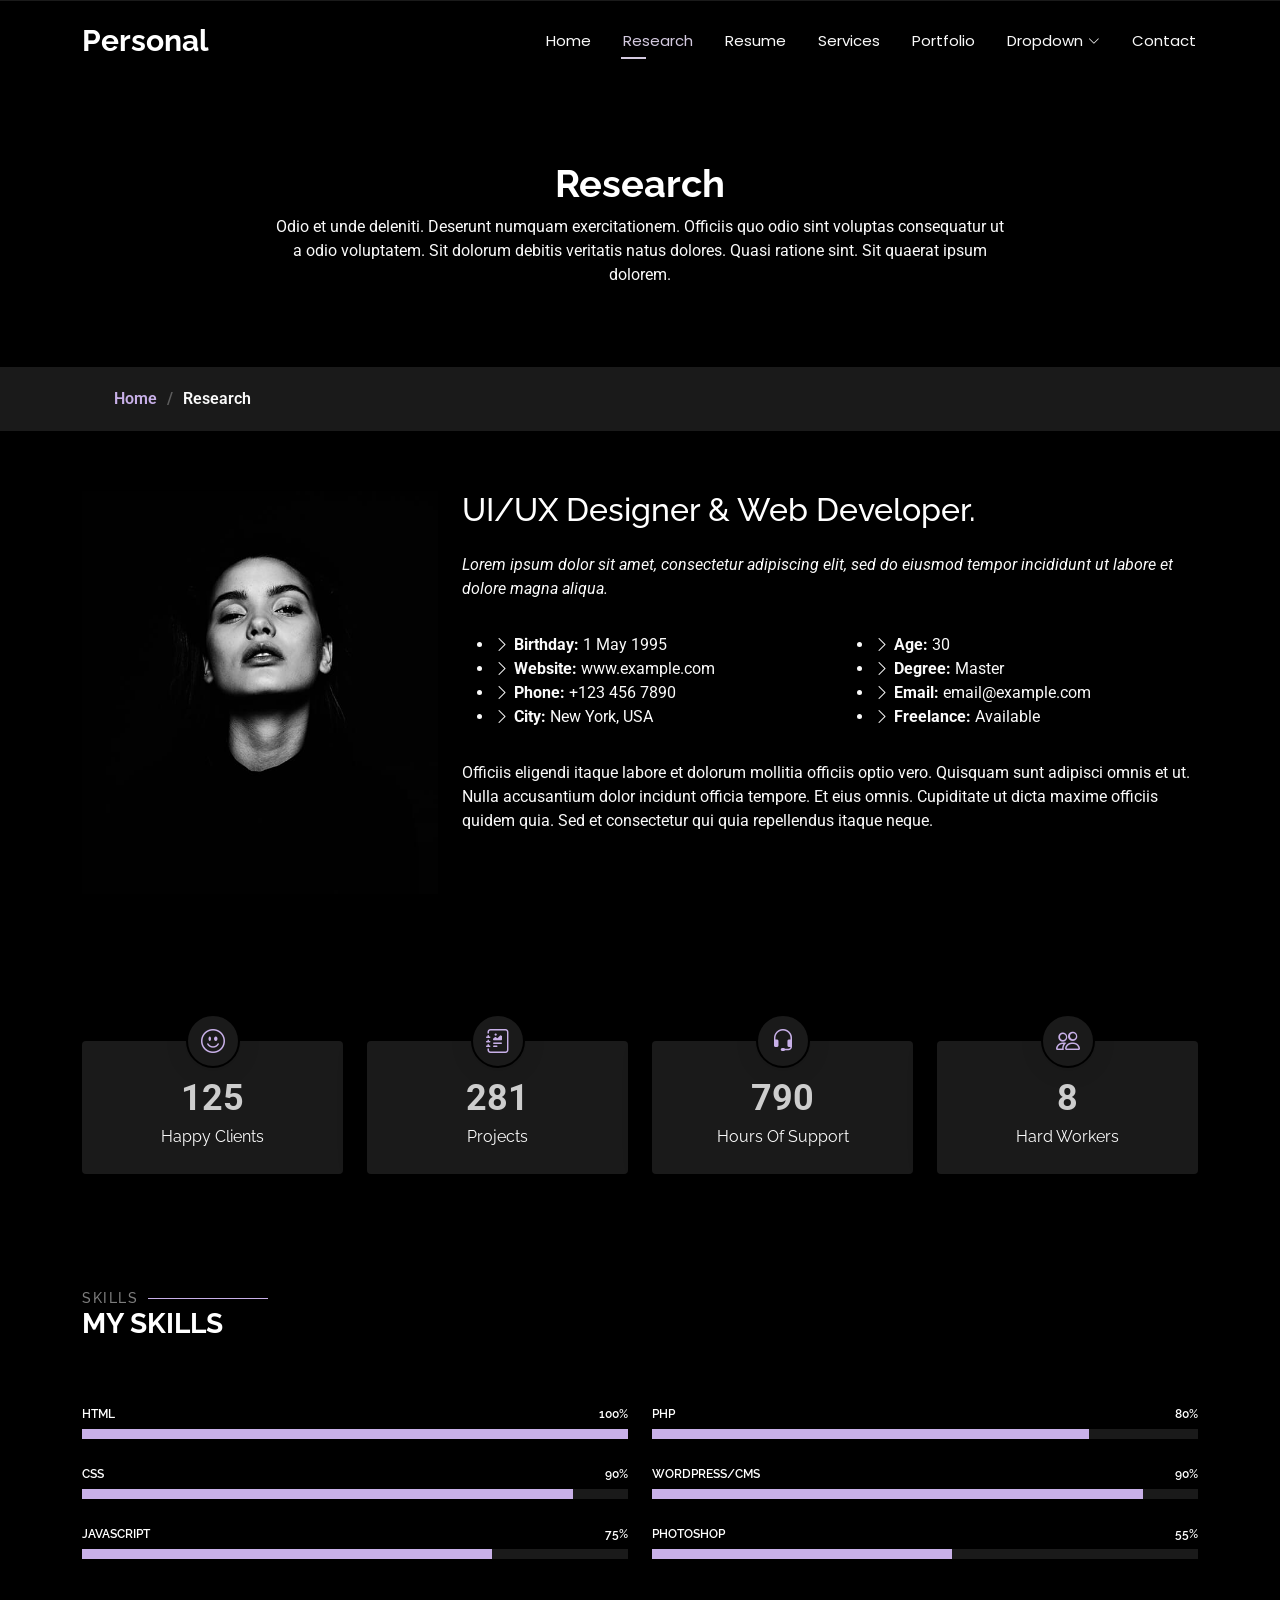
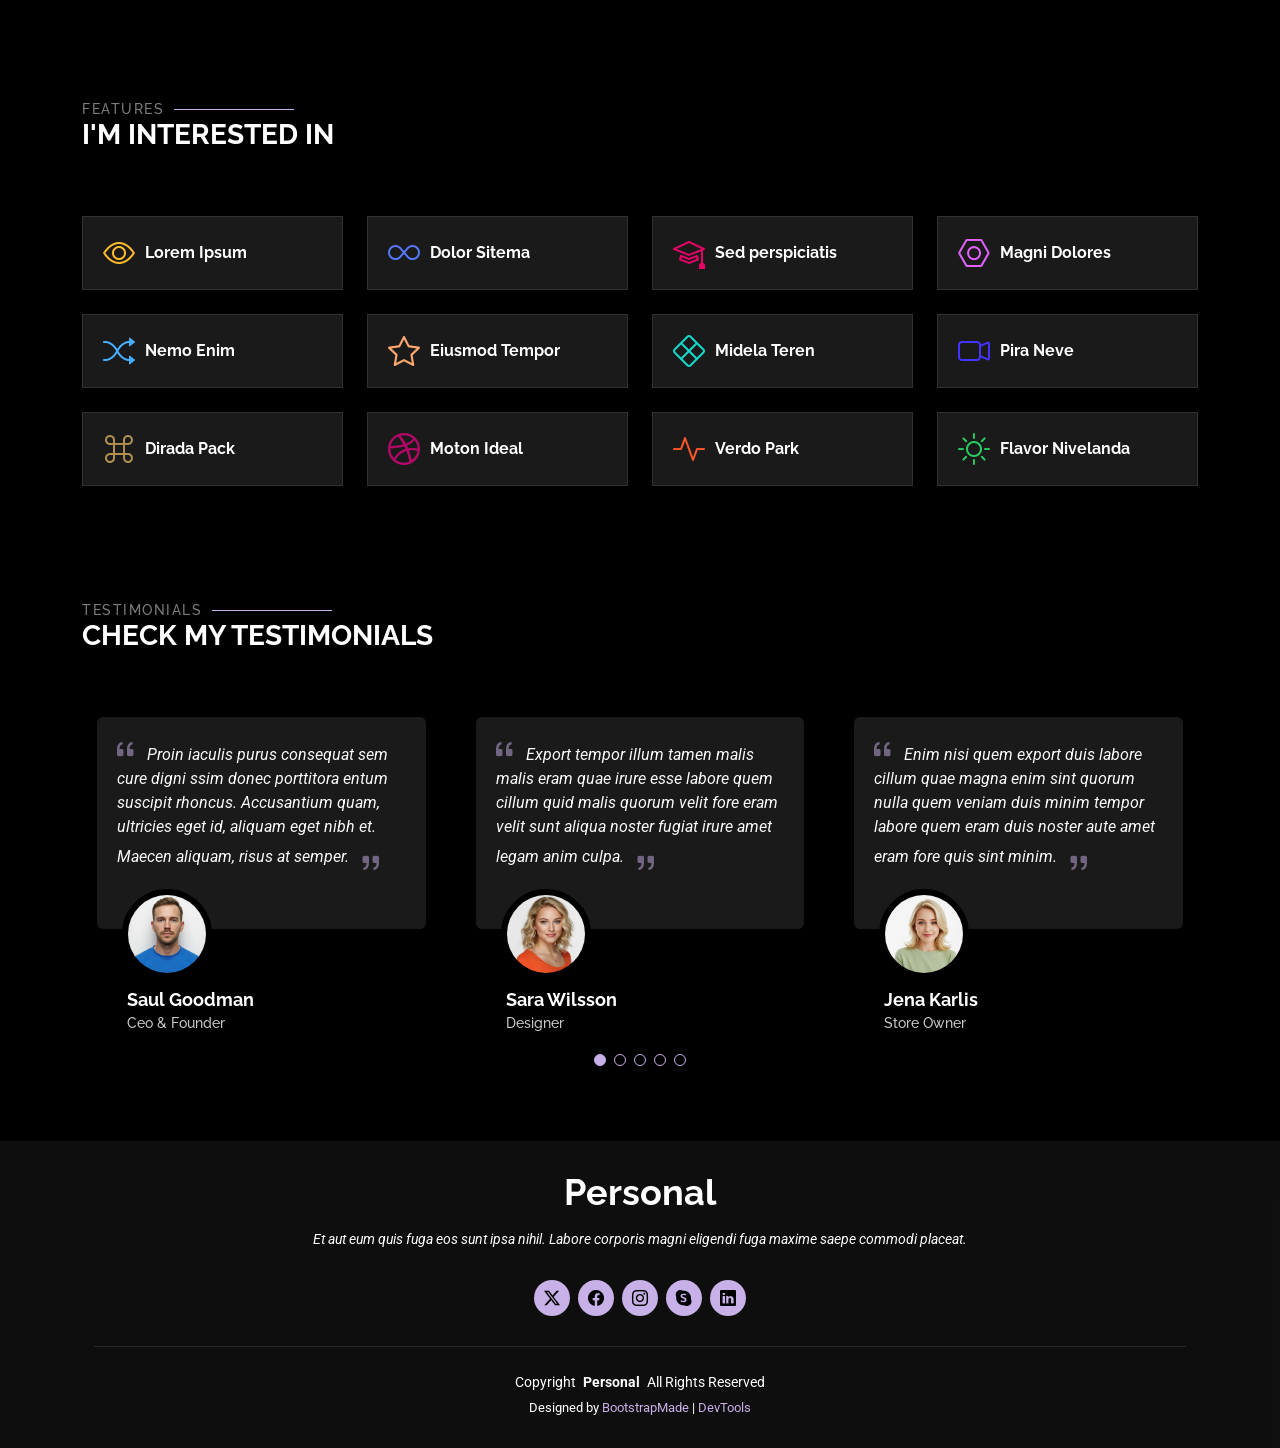
<file: about.html>
<!DOCTYPE html>
<html lang="en">

<head>
  <meta charset="utf-8">
  <meta content="width=device-width, initial-scale=1.0" name="viewport">
  <title>Research - Personal Bootstrap Template</title>
  <meta name="description" content="">
  <meta name="keywords" content="">

  <!-- Favicons -->
  <link href="assets/img/favicon.png" rel="icon">
  <link href="assets/img/apple-touch-icon.png" rel="apple-touch-icon">

  <!-- Fonts -->
  <link href="https://fonts.googleapis.com" rel="preconnect">
  <link href="https://fonts.gstatic.com" rel="preconnect" crossorigin>
  <link href="https://fonts.googleapis.com/css2?family=Roboto:ital,wght@0,100;0,300;0,400;0,500;0,700;0,900;1,100;1,300;1,400;1,500;1,700;1,900&family=Poppins:ital,wght@0,100;0,200;0,300;0,400;0,500;0,600;0,700;0,800;0,900;1,100;1,200;1,300;1,400;1,500;1,600;1,700;1,800;1,900&family=Raleway:ital,wght@0,100;0,200;0,300;0,400;0,500;0,600;0,700;0,800;0,900;1,100;1,200;1,300;1,400;1,500;1,600;1,700;1,800;1,900&display=swap" rel="stylesheet">

  <!-- Vendor CSS Files -->
  <link href="assets/vendor/bootstrap/css/bootstrap.min.css" rel="stylesheet">
  <link href="assets/vendor/bootstrap-icons/bootstrap-icons.css" rel="stylesheet">
  <link href="assets/vendor/aos/aos.css" rel="stylesheet">
  <link href="assets/vendor/swiper/swiper-bundle.min.css" rel="stylesheet">
  <link href="assets/vendor/glightbox/css/glightbox.min.css" rel="stylesheet">

  <!-- Main CSS File -->
  <link href="assets/css/main.css" rel="stylesheet">

  <!-- =======================================================
  * Template Name: Personal
  * Template URL: https://bootstrapmade.com/personal-free-resume-bootstrap-template/
  * Updated: Mar 05 2025 with Bootstrap v5.3.3
  * Author: BootstrapMade.com
  * License: https://bootstrapmade.com/license/
  ======================================================== -->
</head>

<body class="research-page">

  <header id="header" class="header d-flex align-items-center fixed-top">
    <div class="container-fluid container-xl position-relative d-flex align-items-center justify-content-between">

      <a href="index.html" class="logo d-flex align-items-center">
        <!-- Uncomment the line below if you also wish to use an image logo -->
        <!-- <img src="assets/img/logo.webp" alt=""> -->
        <h1 class="sitename">Personal</h1>
      </a>

      <nav id="navmenu" class="navmenu">
        <ul>
          <li><a href="index.html">Home</a></li>
          <li><a href="reserch.html" class="active">Research</a></li>
          <li><a href="resume.html">Resume</a></li>
          <li><a href="services.html">Services</a></li>
          <li><a href="portfolio.html">Portfolio</a></li>
          <li class="dropdown"><a href="#"><span>Dropdown</span> <i class="bi bi-chevron-down toggle-dropdown"></i></a>
            <ul>
              <li><a href="#">Dropdown 1</a></li>
              <li class="dropdown"><a href="#"><span>Deep Dropdown</span> <i class="bi bi-chevron-down toggle-dropdown"></i></a>
                <ul>
                  <li><a href="#">Deep Dropdown 1</a></li>
                  <li><a href="#">Deep Dropdown 2</a></li>
                  <li><a href="#">Deep Dropdown 3</a></li>
                  <li><a href="#">Deep Dropdown 4</a></li>
                  <li><a href="#">Deep Dropdown 5</a></li>
                </ul>
              </li>
              <li><a href="#">Dropdown 2</a></li>
              <li><a href="#">Dropdown 3</a></li>
              <li><a href="#">Dropdown 4</a></li>
            </ul>
          </li>
          <li><a href="contact.html">Contact</a></li>
        </ul>
        <i class="mobile-nav-toggle d-xl-none bi bi-list"></i>
      </nav>

    </div>
  </header>

  <main class="main">

    <!-- Page Title -->
    <div class="page-title" data-aos="fade">
      <div class="heading">
        <div class="container">
          <div class="row d-flex justify-content-center text-center">
            <div class="col-lg-8">
              <h1>Research</h1>
              <p class="mb-0">Odio et unde deleniti. Deserunt numquam exercitationem. Officiis quo odio sint voluptas consequatur ut a odio voluptatem. Sit dolorum debitis veritatis natus dolores. Quasi ratione sint. Sit quaerat ipsum dolorem.</p>
            </div>
          </div>
        </div>
      </div>
      <nav class="breadcrumbs">
        <div class="container">
          <ol>
            <li><a href="index.html">Home</a></li>
            <li class="current">Research</li>
          </ol>
        </div>
      </nav>
    </div><!-- End Page Title -->

    <!-- About Section -->
    <section id="research" class="research section">

      <div class="container" data-aos="fade-up" data-aos-delay="100">

        <div class="row gy-4 justify-content-center">
          <div class="col-lg-4">
            <img src="assets/img/profile-img.jpg" class="img-fluid" alt="">
          </div>
          <div class="col-lg-8 content">
            <h2>UI/UX Designer &amp; Web Developer.</h2>
            <p class="fst-italic py-3">
              Lorem ipsum dolor sit amet, consectetur adipiscing elit, sed do eiusmod tempor incididunt ut labore et dolore
              magna aliqua.
            </p>
            <div class="row">
              <div class="col-lg-6">
                <ul>
                  <li><i class="bi bi-chevron-right"></i> <strong>Birthday:</strong> <span>1 May 1995</span></li>
                  <li><i class="bi bi-chevron-right"></i> <strong>Website:</strong> <span>www.example.com</span></li>
                  <li><i class="bi bi-chevron-right"></i> <strong>Phone:</strong> <span>+123 456 7890</span></li>
                  <li><i class="bi bi-chevron-right"></i> <strong>City:</strong> <span>New York, USA</span></li>
                </ul>
              </div>
              <div class="col-lg-6">
                <ul>
                  <li><i class="bi bi-chevron-right"></i> <strong>Age:</strong> <span>30</span></li>
                  <li><i class="bi bi-chevron-right"></i> <strong>Degree:</strong> <span>Master</span></li>
                  <li><i class="bi bi-chevron-right"></i> <strong>Email:</strong> <span>email@example.com</span></li>
                  <li><i class="bi bi-chevron-right"></i> <strong>Freelance:</strong> <span>Available</span></li>
                </ul>
              </div>
            </div>
            <p class="py-3">
              Officiis eligendi itaque labore et dolorum mollitia officiis optio vero. Quisquam sunt adipisci omnis et ut. Nulla accusantium dolor incidunt officia tempore. Et eius omnis.
              Cupiditate ut dicta maxime officiis quidem quia. Sed et consectetur qui quia repellendus itaque neque.
            </p>
          </div>
        </div>

      </div>

    </section><!-- /About Section -->

    <!-- Stats Section -->
    <section id="stats" class="stats section">

      <div class="container" data-aos="fade-up" data-aos-delay="100">

        <div class="row gy-4">

          <div class="col-lg-3 col-md-6 d-flex flex-column align-items-center">
            <i class="bi bi-emoji-smile"></i>
            <div class="stats-item">
              <span data-purecounter-start="0" data-purecounter-end="232" data-purecounter-duration="1" class="purecounter"></span>
              <p>Happy Clients</p>
            </div>
          </div><!-- End Stats Item -->

          <div class="col-lg-3 col-md-6 d-flex flex-column align-items-center">
            <i class="bi bi-journal-richtext"></i>
            <div class="stats-item">
              <span data-purecounter-start="0" data-purecounter-end="521" data-purecounter-duration="1" class="purecounter"></span>
              <p>Projects</p>
            </div>
          </div><!-- End Stats Item -->

          <div class="col-lg-3 col-md-6 d-flex flex-column align-items-center">
            <i class="bi bi-headset"></i>
            <div class="stats-item">
              <span data-purecounter-start="0" data-purecounter-end="1463" data-purecounter-duration="1" class="purecounter"></span>
              <p>Hours Of Support</p>
            </div>
          </div><!-- End Stats Item -->

          <div class="col-lg-3 col-md-6 d-flex flex-column align-items-center">
            <i class="bi bi-people"></i>
            <div class="stats-item">
              <span data-purecounter-start="0" data-purecounter-end="15" data-purecounter-duration="1" class="purecounter"></span>
              <p>Hard Workers</p>
            </div>
          </div><!-- End Stats Item -->

        </div>

      </div>

    </section><!-- /Stats Section -->

    <!-- Skills Section -->
    <section id="skills" class="skills section">

      <!-- Section Title -->
      <div class="container section-title" data-aos="fade-up">
        <h2>Skills</h2>
        <div><span>My</span> <span class="description-title">Skills</span></div>
      </div><!-- End Section Title -->

      <div class="container" data-aos="fade-up" data-aos-delay="100">

        <div class="row skills-content skills-animation">

          <div class="col-lg-6">

            <div class="progress">
              <span class="skill"><span>HTML</span> <i class="val">100%</i></span>
              <div class="progress-bar-wrap">
                <div class="progress-bar" role="progressbar" aria-valuenow="100" aria-valuemin="0" aria-valuemax="100"></div>
              </div>
            </div><!-- End Skills Item -->

            <div class="progress">
              <span class="skill"><span>CSS</span> <i class="val">90%</i></span>
              <div class="progress-bar-wrap">
                <div class="progress-bar" role="progressbar" aria-valuenow="90" aria-valuemin="0" aria-valuemax="100"></div>
              </div>
            </div><!-- End Skills Item -->

            <div class="progress">
              <span class="skill"><span>JavaScript</span> <i class="val">75%</i></span>
              <div class="progress-bar-wrap">
                <div class="progress-bar" role="progressbar" aria-valuenow="75" aria-valuemin="0" aria-valuemax="100"></div>
              </div>
            </div><!-- End Skills Item -->

          </div>

          <div class="col-lg-6">

            <div class="progress">
              <span class="skill"><span>PHP</span> <i class="val">80%</i></span>
              <div class="progress-bar-wrap">
                <div class="progress-bar" role="progressbar" aria-valuenow="80" aria-valuemin="0" aria-valuemax="100"></div>
              </div>
            </div><!-- End Skills Item -->

            <div class="progress">
              <span class="skill"><span>WordPress/CMS</span> <i class="val">90%</i></span>
              <div class="progress-bar-wrap">
                <div class="progress-bar" role="progressbar" aria-valuenow="90" aria-valuemin="0" aria-valuemax="100"></div>
              </div>
            </div><!-- End Skills Item -->

            <div class="progress">
              <span class="skill"><span>Photoshop</span> <i class="val">55%</i></span>
              <div class="progress-bar-wrap">
                <div class="progress-bar" role="progressbar" aria-valuenow="55" aria-valuemin="0" aria-valuemax="100"></div>
              </div>
            </div><!-- End Skills Item -->

          </div>

        </div>

      </div>

    </section><!-- /Skills Section -->

    <!-- Interests Section -->
    <section id="interests" class="interests section">

      <!-- Section Title -->
      <div class="container section-title" data-aos="fade-up">
        <h2>Features</h2>
        <div><span>I'm</span> <span class="description-title">interested in</span></div>
      </div><!-- End Section Title -->

      <div class="container">

        <div class="row gy-4">

          <div class="col-lg-3 col-md-4" data-aos="fade-up" data-aos-delay="100">
            <div class="features-item">
              <i class="bi bi-eye" style="color: #ffbb2c;"></i>
              <h3><a href="" class="stretched-link">Lorem Ipsum</a></h3>
            </div>
          </div><!-- End Feature Item -->

          <div class="col-lg-3 col-md-4" data-aos="fade-up" data-aos-delay="200">
            <div class="features-item">
              <i class="bi bi-infinity" style="color: #5578ff;"></i>
              <h3><a href="" class="stretched-link">Dolor Sitema</a></h3>
            </div>
          </div><!-- End Feature Item -->

          <div class="col-lg-3 col-md-4" data-aos="fade-up" data-aos-delay="300">
            <div class="features-item">
              <i class="bi bi-mortarboard" style="color: #e80368;"></i>
              <h3><a href="" class="stretched-link">Sed perspiciatis</a></h3>
            </div>
          </div><!-- End Feature Item -->

          <div class="col-lg-3 col-md-4" data-aos="fade-up" data-aos-delay="400">
            <div class="features-item">
              <i class="bi bi-nut" style="color: #e361ff;"></i>
              <h3><a href="" class="stretched-link">Magni Dolores</a></h3>
            </div>
          </div><!-- End Feature Item -->

          <div class="col-lg-3 col-md-4" data-aos="fade-up" data-aos-delay="500">
            <div class="features-item">
              <i class="bi bi-shuffle" style="color: #47aeff;"></i>
              <h3><a href="" class="stretched-link">Nemo Enim</a></h3>
            </div>
          </div><!-- End Feature Item -->

          <div class="col-lg-3 col-md-4" data-aos="fade-up" data-aos-delay="600">
            <div class="features-item">
              <i class="bi bi-star" style="color: #ffa76e;"></i>
              <h3><a href="" class="stretched-link">Eiusmod Tempor</a></h3>
            </div>
          </div><!-- End Feature Item -->

          <div class="col-lg-3 col-md-4" data-aos="fade-up" data-aos-delay="700">
            <div class="features-item">
              <i class="bi bi-x-diamond" style="color: #11dbcf;"></i>
              <h3><a href="" class="stretched-link">Midela Teren</a></h3>
            </div>
          </div><!-- End Feature Item -->

          <div class="col-lg-3 col-md-4" data-aos="fade-up" data-aos-delay="800">
            <div class="features-item">
              <i class="bi bi-camera-video" style="color: #4233ff;"></i>
              <h3><a href="" class="stretched-link">Pira Neve</a></h3>
            </div>
          </div><!-- End Feature Item -->

          <div class="col-lg-3 col-md-4" data-aos="fade-up" data-aos-delay="900">
            <div class="features-item">
              <i class="bi bi-command" style="color: #b2904f;"></i>
              <h3><a href="" class="stretched-link">Dirada Pack</a></h3>
            </div>
          </div><!-- End Feature Item -->

          <div class="col-lg-3 col-md-4" data-aos="fade-up" data-aos-delay="1000">
            <div class="features-item">
              <i class="bi bi-dribbble" style="color: #b20969;"></i>
              <h3><a href="" class="stretched-link">Moton Ideal</a></h3>
            </div>
          </div><!-- End Feature Item -->

          <div class="col-lg-3 col-md-4" data-aos="fade-up" data-aos-delay="1100">
            <div class="features-item">
              <i class="bi bi-activity" style="color: #ff5828;"></i>
              <h3><a href="" class="stretched-link">Verdo Park</a></h3>
            </div>
          </div><!-- End Feature Item -->

          <div class="col-lg-3 col-md-4" data-aos="fade-up" data-aos-delay="1200">
            <div class="features-item">
              <i class="bi bi-brightness-high" style="color: #29cc61;"></i>
              <h3><a href="" class="stretched-link">Flavor Nivelanda</a></h3>
            </div>
          </div><!-- End Feature Item -->

        </div>

      </div>

    </section><!-- /Interests Section -->

    <!-- Testimonials Section -->
    <section id="testimonials" class="testimonials section">

      <!-- Section Title -->
      <div class="container section-title" data-aos="fade-up">
        <h2>Testimonials</h2>
        <div><span>Check my</span> <span class="description-title">Testimonials</span></div>
      </div><!-- End Section Title -->

      <div class="container" data-aos="fade-up" data-aos-delay="100">

        <div class="swiper init-swiper" data-speed="600" data-delay="5000">
          <script type="application/json" class="swiper-config">
            {
              "loop": true,
              "speed": 600,
              "autoplay": {
                "delay": 5000
              },
              "slidesPerView": "auto",
              "pagination": {
                "el": ".swiper-pagination",
                "type": "bullets",
                "clickable": true
              },
              "breakpoints": {
                "320": {
                  "slidesPerView": 1,
                  "spaceBetween": 40
                },
                "1200": {
                  "slidesPerView": 3,
                  "spaceBetween": 20
                }
              }
            }
          </script>
          <div class="swiper-wrapper">

            <div class="swiper-slide">
              <div class="testimonial-item" "="">
            <p>
              <i class=" bi bi-quote quote-icon-left"></i>
                <span>Proin iaculis purus consequat sem cure digni ssim donec porttitora entum suscipit rhoncus. Accusantium quam, ultricies eget id, aliquam eget nibh et. Maecen aliquam, risus at semper.</span>
                <i class="bi bi-quote quote-icon-right"></i>
                </p>
                <img src="assets/img/person/person-m-9.webp" class="testimonial-img" alt="">
                <h3>Saul Goodman</h3>
                <h4>Ceo &amp; Founder</h4>
              </div>
            </div><!-- End testimonial item -->

            <div class="swiper-slide">
              <div class="testimonial-item">
                <p>
                  <i class="bi bi-quote quote-icon-left"></i>
                  <span>Export tempor illum tamen malis malis eram quae irure esse labore quem cillum quid malis quorum velit fore eram velit sunt aliqua noster fugiat irure amet legam anim culpa.</span>
                  <i class="bi bi-quote quote-icon-right"></i>
                </p>
                <img src="assets/img/person/person-f-5.webp" class="testimonial-img" alt="">
                <h3>Sara Wilsson</h3>
                <h4>Designer</h4>
              </div>
            </div><!-- End testimonial item -->

            <div class="swiper-slide">
              <div class="testimonial-item">
                <p>
                  <i class="bi bi-quote quote-icon-left"></i>
                  <span>Enim nisi quem export duis labore cillum quae magna enim sint quorum nulla quem veniam duis minim tempor labore quem eram duis noster aute amet eram fore quis sint minim.</span>
                  <i class="bi bi-quote quote-icon-right"></i>
                </p>
                <img src="assets/img/person/person-f-12.webp" class="testimonial-img" alt="">
                <h3>Jena Karlis</h3>
                <h4>Store Owner</h4>
              </div>
            </div><!-- End testimonial item -->

            <div class="swiper-slide">
              <div class="testimonial-item">
                <p>
                  <i class="bi bi-quote quote-icon-left"></i>
                  <span>Fugiat enim eram quae cillum dolore dolor amet nulla culpa multos export minim fugiat dolor enim duis veniam ipsum anim magna sunt elit fore quem dolore labore illum veniam.</span>
                  <i class="bi bi-quote quote-icon-right"></i>
                </p>
                <img src="assets/img/person/person-m-12.webp" class="testimonial-img" alt="">
                <h3>Matt Brandon</h3>
                <h4>Freelancer</h4>
              </div>
            </div><!-- End testimonial item -->

            <div class="swiper-slide">
              <div class="testimonial-item">
                <p>
                  <i class="bi bi-quote quote-icon-left"></i>
                  <span>Quis quorum aliqua sint quem legam fore sunt eram irure aliqua veniam tempor noster veniam sunt culpa nulla illum cillum fugiat legam esse veniam culpa fore nisi cillum quid.</span>
                  <i class="bi bi-quote quote-icon-right"></i>
                </p>
                <img src="assets/img/person/person-m-13.webp" class="testimonial-img" alt="">
                <h3>John Larson</h3>
                <h4>Entrepreneur</h4>
              </div>
            </div><!-- End testimonial item -->

          </div>
          <div class="swiper-pagination"></div>
        </div>

      </div>

    </section><!-- /Testimonials Section -->

  </main>

  <footer id="footer" class="footer dark-background">
    <div class="container">
      <h3 class="sitename">Personal</h3>
      <p>Et aut eum quis fuga eos sunt ipsa nihil. Labore corporis magni eligendi fuga maxime saepe commodi placeat.</p>
      <div class="social-links d-flex justify-content-center">
        <a href=""><i class="bi bi-twitter-x"></i></a>
        <a href=""><i class="bi bi-facebook"></i></a>
        <a href=""><i class="bi bi-instagram"></i></a>
        <a href=""><i class="bi bi-skype"></i></a>
        <a href=""><i class="bi bi-linkedin"></i></a>
      </div>
      <div class="container">
        <div class="copyright">
          <span>Copyright</span> <strong class="px-1 sitename">Personal</strong> <span>All Rights Reserved</span>
        </div>
        <div class="credits">
          <!-- All the links in the footer should remain intact. -->
          <!-- You can delete the links only if you've purchased the pro version. -->
          <!-- Licensing information: https://bootstrapmade.com/license/ -->
          <!-- Purchase the pro version with working PHP/AJAX contact form: [buy-url] -->
          Designed by <a href="https://bootstrapmade.com/">BootstrapMade</a> | <a href="https://bootstrapmade.com/tools/">DevTools</a>
        </div>
      </div>
    </div>
  </footer>

  <!-- Scroll Top -->
  <a href="#" id="scroll-top" class="scroll-top d-flex align-items-center justify-content-center"><i class="bi bi-arrow-up-short"></i></a>

  <!-- Preloader -->
  <div id="preloader"></div>

  <!-- Vendor JS Files -->
  <script src="assets/vendor/bootstrap/js/bootstrap.bundle.min.js"></script>
  <script src="assets/vendor/php-email-form/validate.js"></script>
  <script src="assets/vendor/aos/aos.js"></script>
  <script src="assets/vendor/typed.js/typed.umd.js"></script>
  <script src="assets/vendor/purecounter/purecounter_vanilla.js"></script>
  <script src="assets/vendor/waypoints/noframework.waypoints.js"></script>
  <script src="assets/vendor/swiper/swiper-bundle.min.js"></script>
  <script src="assets/vendor/glightbox/js/glightbox.min.js"></script>
  <script src="assets/vendor/imagesloaded/imagesloaded.pkgd.min.js"></script>
  <script src="assets/vendor/isotope-layout/isotope.pkgd.min.js"></script>

  <!-- Main JS File -->
  <script src="assets/js/main.js"></script>

</body>

</html>
</file>
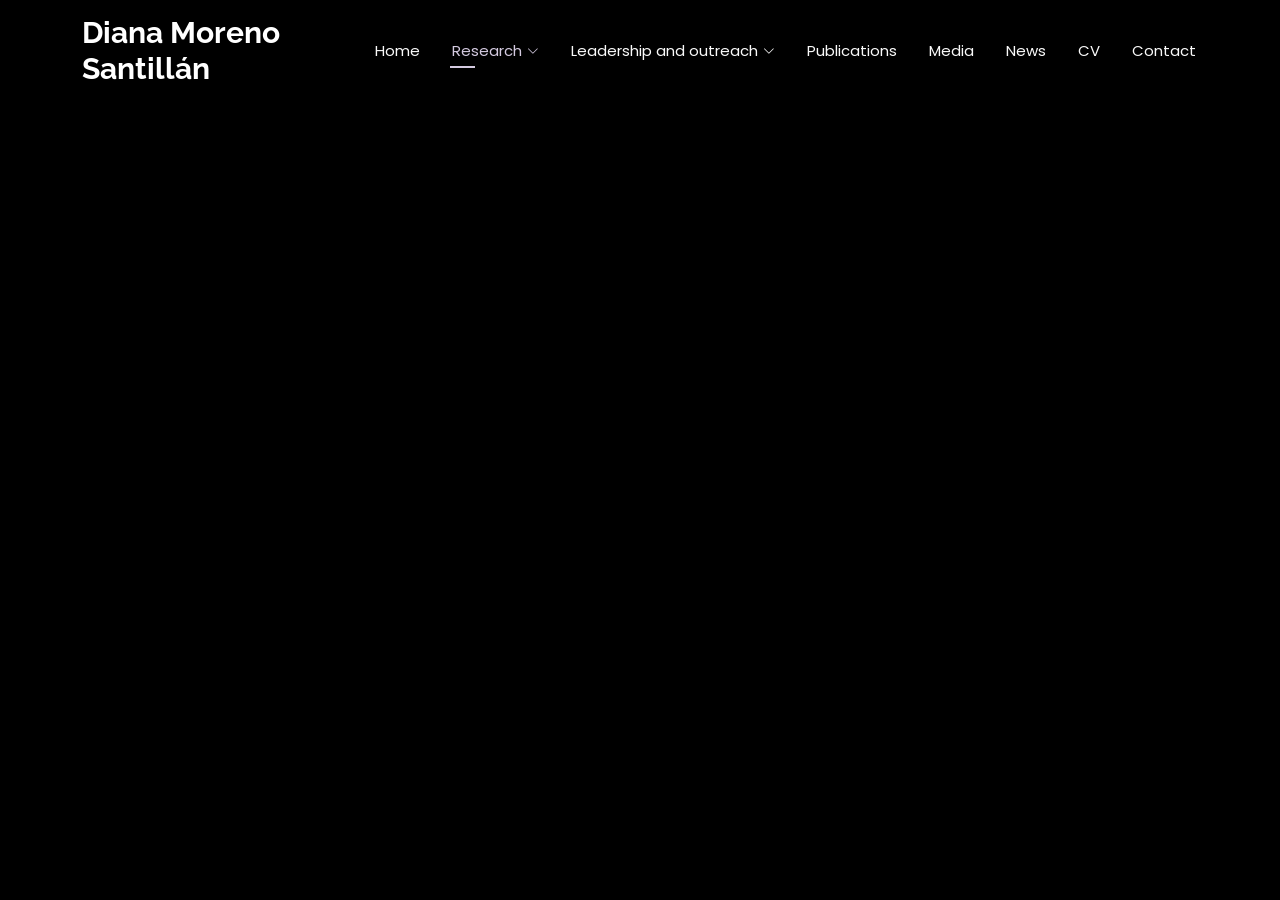
<file: bat-immunity.html>
<!DOCTYPE html>
<html lang="en">

<head>
  <meta charset="utf-8">
  <meta content="width=device-width, initial-scale=1.0" name="viewport">
  <title>Bat Immunity - Diana Moreno Santillán</title>
  <meta name="description" content="Research on evolutionary mechanisms of viral tolerance in bats.">
  <meta name="keywords" content="Bats, Immunity, Evolution, Genomics">

  <link href="assets/img/favicon.png" rel="icon">
  <link href="assets/img/apple-touch-icon.png" rel="apple-touch-icon">

  <link href="https://fonts.googleapis.com" rel="preconnect">
  <link href="https://fonts.gstatic.com" rel="preconnect" crossorigin>
  <link href="https://fonts.googleapis.com/css2?family=Roboto:ital,wght@0,100;0,300;0,400;0,500;0,700;0,900;1,100;1,300;1,400;1,500;1,700;1,900&family=Poppins:ital,wght@0,100;0,200;0,300;0,400;0,500;0,600;0,700;0,800;0,900;1,100;1,200;1,300;1,400;1,500;1,600;1,700;1,800;1,900&family=Raleway:ital,wght@0,100;0,200;0,300;0,400;0,500;0,600;0,700;0,800;0,900;1,100;1,200;1,300;1,400;1,500;1,600;1,700;1,800;1,900&display=swap" rel="stylesheet">

  <link href="assets/vendor/bootstrap/css/bootstrap.min.css" rel="stylesheet">
  <link href="assets/vendor/bootstrap-icons/bootstrap-icons.css" rel="stylesheet">
  <link href="assets/vendor/aos/aos.css" rel="stylesheet">
  <link href="assets/vendor/swiper/swiper-bundle.min.css" rel="stylesheet">
  <link href="assets/vendor/glightbox/css/glightbox.min.css" rel="stylesheet">

  <link href="assets/css/main.css" rel="stylesheet">
</head>

<body class="services-page">

  <header id="header" class="header d-flex align-items-center fixed-top">
    <div class="container-fluid container-xl position-relative d-flex align-items-center justify-content-between">

      <a href="index.html" class="logo d-flex align-items-center">
        <h1 class="sitename">Diana Moreno Santillán</h1>
      </a>

      <nav id="navmenu" class="navmenu">
        <ul>
          <li><a href="index.html">Home</a></li>
          <li class="dropdown"><a href="#" class="active"><span>Research</span> <i class="bi bi-chevron-down toggle-dropdown"></i></a>
            <ul>
              <li><a href="bat-immunity.html" class="active">Bat Immunity</a></li>
              <li><a href="#">Diving adaptations</a></li>
              <li><a href="#">TE evolution</a></li>
              <li><a href="#">Blue whale Immunity</a></li>
              <li><a href="#">Collaborations</a></li>
            </ul>
          </li>
          <li class="dropdown"><a href="#"><span>Leadership and outreach</span> <i class="bi bi-chevron-down toggle-dropdown"></i></a>
            <ul>
              <li><a href="#">Mujeres Latinas in STEM</a></li>
              <li><a href="#">Ciencia Pal Barrio</a></li>
              <li><a href="#">Postdoc association</a></li>
              <li><a href="#">COPUS</a></li>
            </ul>
          </li>
          <li><a href="publications.html">Publications</a></li>
          <li><a href="media.html">Media</a></li>
          <li><a href="news.html">News</a></li>
          <li><a href="cv.html">CV</a></li>
          <li><a href="contact.html">Contact</a></li>
        </ul>
        <i class="mobile-nav-toggle d-xl-none bi bi-list"></i>
      </nav>

    </div>
  </header>

  <main class="main">

    <div class="page-title" data-aos="fade">
      <div class="heading">
        <div class="container">
          <div class="row d-flex justify-content-center text-center">
            <div class="col-lg-8">
              <h1>Bat Immunity</h1>
              <p class="mb-0">Investigating the biological and evolutionary mechanisms that allow bats to tolerate viral infections and resist aging.</p>
            </div>
          </div>
        </div>
      </div>
      <nav class="breadcrumbs">
        <div class="container">
          <ol>
            <li><a href="index.html">Home</a></li>
            <li class="current">Bat Immunity</li>
          </ol>
        </div>
      </nav>
    </div>

    <section id="bat-immunity" class="services section">
      <div class="container">
        <div class="row gy-4">

          <div class="col-lg-4 col-md-6" data-aos="fade-up" data-aos-delay="100">
            <div class="service-item position-relative">
              <div class="icon"><i class="bi bi-shield-check"></i></div>
              <h3>Viral Tolerance</h3>
              <p>Studying how chiropterans maintain high viral loads without showing symptoms of disease.</p>
            </div>
          </div>

          <div class="col-lg-4 col-md-6" data-aos="fade-up" data-aos-delay="200">
            <div class="service-item position-relative">
              <div class="icon"><i class="bi bi-dna"></i></div>
              <h3>Comparative Genomics</h3>
              <p>Analyzing genomic sequences across non-model mammals to identify unique immune adaptations.</p>
            </div>
          </div>

          <div class="col-lg-4 col-md-6" data-aos="fade-up" data-aos-delay="300">
            <div class="service-item position-relative">
              <div class="icon"><i class="bi bi-hourglass-split"></i></div>
              <h3>Longevity & Aging</h3>
              <p>Exploring the link between efficient DNA repair mechanisms and the exceptional lifespan of bats.</p>
            </div>
          </div>

        </div>
      </div>
    </section>

  </main>
</file>
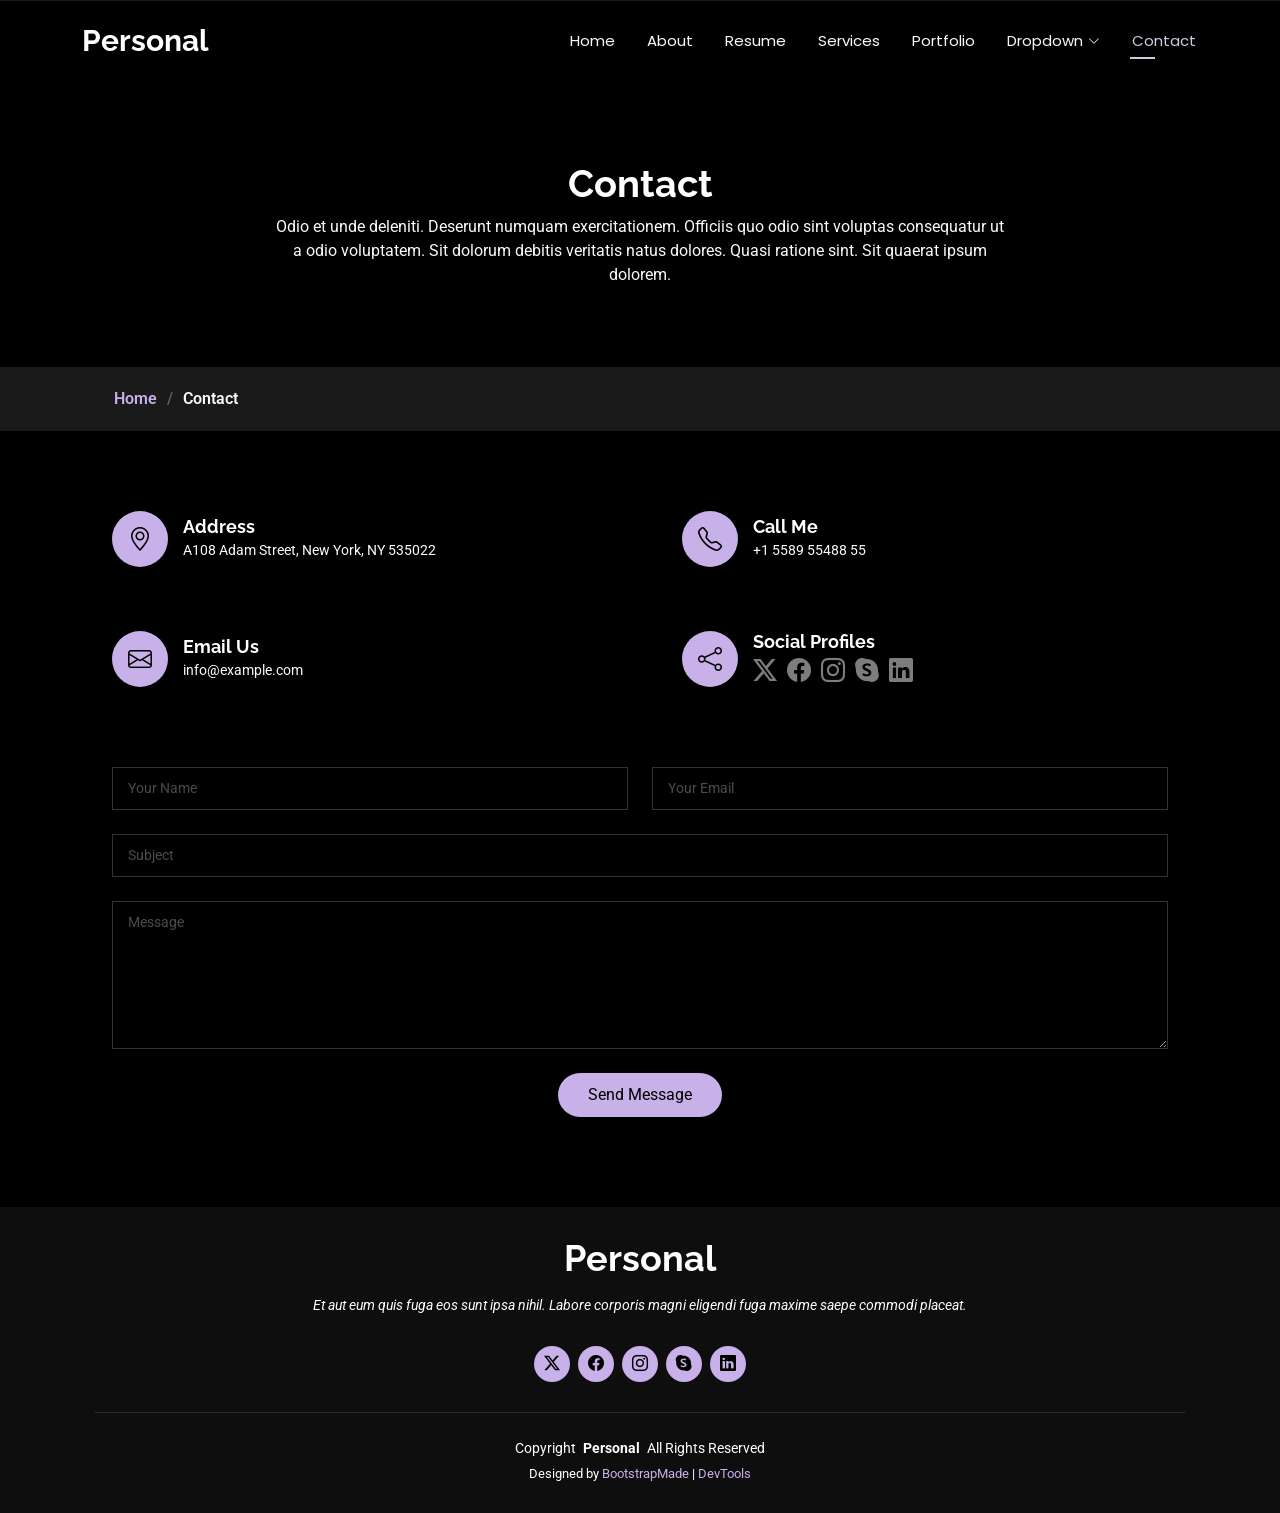
<file: contact.html>
<!DOCTYPE html>
<html lang="en">

<head>
  <meta charset="utf-8">
  <meta content="width=device-width, initial-scale=1.0" name="viewport">
  <title>Contact - Personal Bootstrap Template</title>
  <meta name="description" content="">
  <meta name="keywords" content="">

  <!-- Favicons -->
  <link href="assets/img/favicon.png" rel="icon">
  <link href="assets/img/apple-touch-icon.png" rel="apple-touch-icon">

  <!-- Fonts -->
  <link href="https://fonts.googleapis.com" rel="preconnect">
  <link href="https://fonts.gstatic.com" rel="preconnect" crossorigin>
  <link href="https://fonts.googleapis.com/css2?family=Roboto:ital,wght@0,100;0,300;0,400;0,500;0,700;0,900;1,100;1,300;1,400;1,500;1,700;1,900&family=Poppins:ital,wght@0,100;0,200;0,300;0,400;0,500;0,600;0,700;0,800;0,900;1,100;1,200;1,300;1,400;1,500;1,600;1,700;1,800;1,900&family=Raleway:ital,wght@0,100;0,200;0,300;0,400;0,500;0,600;0,700;0,800;0,900;1,100;1,200;1,300;1,400;1,500;1,600;1,700;1,800;1,900&display=swap" rel="stylesheet">

  <!-- Vendor CSS Files -->
  <link href="assets/vendor/bootstrap/css/bootstrap.min.css" rel="stylesheet">
  <link href="assets/vendor/bootstrap-icons/bootstrap-icons.css" rel="stylesheet">
  <link href="assets/vendor/aos/aos.css" rel="stylesheet">
  <link href="assets/vendor/swiper/swiper-bundle.min.css" rel="stylesheet">
  <link href="assets/vendor/glightbox/css/glightbox.min.css" rel="stylesheet">

  <!-- Main CSS File -->
  <link href="assets/css/main.css" rel="stylesheet">

  <!-- =======================================================
  * Template Name: Personal
  * Template URL: https://bootstrapmade.com/personal-free-resume-bootstrap-template/
  * Updated: Mar 05 2025 with Bootstrap v5.3.3
  * Author: BootstrapMade.com
  * License: https://bootstrapmade.com/license/
  ======================================================== -->
</head>

<body class="contact-page">

  <header id="header" class="header d-flex align-items-center fixed-top">
    <div class="container-fluid container-xl position-relative d-flex align-items-center justify-content-between">

      <a href="index.html" class="logo d-flex align-items-center">
        <!-- Uncomment the line below if you also wish to use an image logo -->
        <!-- <img src="assets/img/logo.webp" alt=""> -->
        <h1 class="sitename">Personal</h1>
      </a>

      <nav id="navmenu" class="navmenu">
        <ul>
          <li><a href="index.html">Home</a></li>
          <li><a href="about.html">About</a></li>
          <li><a href="resume.html">Resume</a></li>
          <li><a href="services.html">Services</a></li>
          <li><a href="portfolio.html">Portfolio</a></li>
          <li class="dropdown"><a href="#"><span>Dropdown</span> <i class="bi bi-chevron-down toggle-dropdown"></i></a>
            <ul>
              <li><a href="#">Dropdown 1</a></li>
              <li class="dropdown"><a href="#"><span>Deep Dropdown</span> <i class="bi bi-chevron-down toggle-dropdown"></i></a>
                <ul>
                  <li><a href="#">Deep Dropdown 1</a></li>
                  <li><a href="#">Deep Dropdown 2</a></li>
                  <li><a href="#">Deep Dropdown 3</a></li>
                  <li><a href="#">Deep Dropdown 4</a></li>
                  <li><a href="#">Deep Dropdown 5</a></li>
                </ul>
              </li>
              <li><a href="#">Dropdown 2</a></li>
              <li><a href="#">Dropdown 3</a></li>
              <li><a href="#">Dropdown 4</a></li>
            </ul>
          </li>
          <li><a href="contact.html" class="active">Contact</a></li>
        </ul>
        <i class="mobile-nav-toggle d-xl-none bi bi-list"></i>
      </nav>

    </div>
  </header>

  <main class="main">

    <!-- Page Title -->
    <div class="page-title" data-aos="fade">
      <div class="heading">
        <div class="container">
          <div class="row d-flex justify-content-center text-center">
            <div class="col-lg-8">
              <h1>Contact</h1>
              <p class="mb-0">Odio et unde deleniti. Deserunt numquam exercitationem. Officiis quo odio sint voluptas consequatur ut a odio voluptatem. Sit dolorum debitis veritatis natus dolores. Quasi ratione sint. Sit quaerat ipsum dolorem.</p>
            </div>
          </div>
        </div>
      </div>
      <nav class="breadcrumbs">
        <div class="container">
          <ol>
            <li><a href="index.html">Home</a></li>
            <li class="current">Contact</li>
          </ol>
        </div>
      </nav>
    </div><!-- End Page Title -->

    <!-- Contact Section -->
    <section id="contact" class="contact section">

      <div class="container" data-aos="fade-up" data-aos-delay="100">

        <div class="row gy-4">

          <div class="col-md-6">
            <div class="info-item d-flex align-items-center" data-aos="fade-up" data-aos-delay="200">
              <i class="icon bi bi-geo-alt flex-shrink-0"></i>
              <div>
                <h3>Address</h3>
                <p>A108 Adam Street, New York, NY 535022</p>
              </div>
            </div>
          </div><!-- End Info Item -->

          <div class="col-md-6">
            <div class="info-item d-flex align-items-center" data-aos="fade-up" data-aos-delay="300">
              <i class="icon bi bi-telephone flex-shrink-0"></i>
              <div>
                <h3>Call Me</h3>
                <p>+1 5589 55488 55</p>
              </div>
            </div>
          </div><!-- End Info Item -->

          <div class="col-md-6">
            <div class="info-item d-flex align-items-center" data-aos="fade-up" data-aos-delay="400">
              <i class="icon bi bi-envelope flex-shrink-0"></i>
              <div>
                <h3>Email Us</h3>
                <p>info@example.com</p>
              </div>
            </div>
          </div><!-- End Info Item -->

          <div class="col-md-6">
            <div class="info-item d-flex align-items-center" data-aos="fade-up" data-aos-delay="500">
              <i class="icon bi bi-share flex-shrink-0"></i>
              <div>
                <h3>Social Profiles</h3>
                <div class="social-links">
                  <a href="#"><i class="bi bi-twitter-x"></i></a>
                  <a href="#"><i class="bi bi-facebook"></i></a>
                  <a href="#"><i class="bi bi-instagram"></i></a>
                  <a href="#"><i class="bi bi-skype"></i></a>
                  <a href="#"><i class="bi bi-linkedin"></i></a>
                </div>
              </div>
            </div>
          </div><!-- End Info Item -->

        </div>

        <form action="forms/contact.php" method="post" class="php-email-form" data-aos="fade-up" data-aos-delay="600">
          <div class="row gy-4">

            <div class="col-md-6">
              <input type="text" name="name" class="form-control" placeholder="Your Name" required="">
            </div>

            <div class="col-md-6 ">
              <input type="email" class="form-control" name="email" placeholder="Your Email" required="">
            </div>

            <div class="col-md-12">
              <input type="text" class="form-control" name="subject" placeholder="Subject" required="">
            </div>

            <div class="col-md-12">
              <textarea class="form-control" name="message" rows="6" placeholder="Message" required=""></textarea>
            </div>

            <div class="col-md-12 text-center">
              <div class="loading">Loading</div>
              <div class="error-message"></div>
              <div class="sent-message">Your message has been sent. Thank you!</div>

              <button type="submit">Send Message</button>
            </div>

          </div>
        </form><!-- End Contact Form -->

      </div>

    </section><!-- /Contact Section -->

  </main>

  <footer id="footer" class="footer dark-background">
    <div class="container">
      <h3 class="sitename">Personal</h3>
      <p>Et aut eum quis fuga eos sunt ipsa nihil. Labore corporis magni eligendi fuga maxime saepe commodi placeat.</p>
      <div class="social-links d-flex justify-content-center">
        <a href=""><i class="bi bi-twitter-x"></i></a>
        <a href=""><i class="bi bi-facebook"></i></a>
        <a href=""><i class="bi bi-instagram"></i></a>
        <a href=""><i class="bi bi-skype"></i></a>
        <a href=""><i class="bi bi-linkedin"></i></a>
      </div>
      <div class="container">
        <div class="copyright">
          <span>Copyright</span> <strong class="px-1 sitename">Personal</strong> <span>All Rights Reserved</span>
        </div>
        <div class="credits">
          <!-- All the links in the footer should remain intact. -->
          <!-- You can delete the links only if you've purchased the pro version. -->
          <!-- Licensing information: https://bootstrapmade.com/license/ -->
          <!-- Purchase the pro version with working PHP/AJAX contact form: [buy-url] -->
          Designed by <a href="https://bootstrapmade.com/">BootstrapMade</a> | <a href="https://bootstrapmade.com/tools/">DevTools</a>
        </div>
      </div>
    </div>
  </footer>

  <!-- Scroll Top -->
  <a href="#" id="scroll-top" class="scroll-top d-flex align-items-center justify-content-center"><i class="bi bi-arrow-up-short"></i></a>

  <!-- Preloader -->
  <div id="preloader"></div>

  <!-- Vendor JS Files -->
  <script src="assets/vendor/bootstrap/js/bootstrap.bundle.min.js"></script>
  <script src="assets/vendor/php-email-form/validate.js"></script>
  <script src="assets/vendor/aos/aos.js"></script>
  <script src="assets/vendor/typed.js/typed.umd.js"></script>
  <script src="assets/vendor/purecounter/purecounter_vanilla.js"></script>
  <script src="assets/vendor/waypoints/noframework.waypoints.js"></script>
  <script src="assets/vendor/swiper/swiper-bundle.min.js"></script>
  <script src="assets/vendor/glightbox/js/glightbox.min.js"></script>
  <script src="assets/vendor/imagesloaded/imagesloaded.pkgd.min.js"></script>
  <script src="assets/vendor/isotope-layout/isotope.pkgd.min.js"></script>

  <!-- Main JS File -->
  <script src="assets/js/main.js"></script>

</body>

</html>
</file>
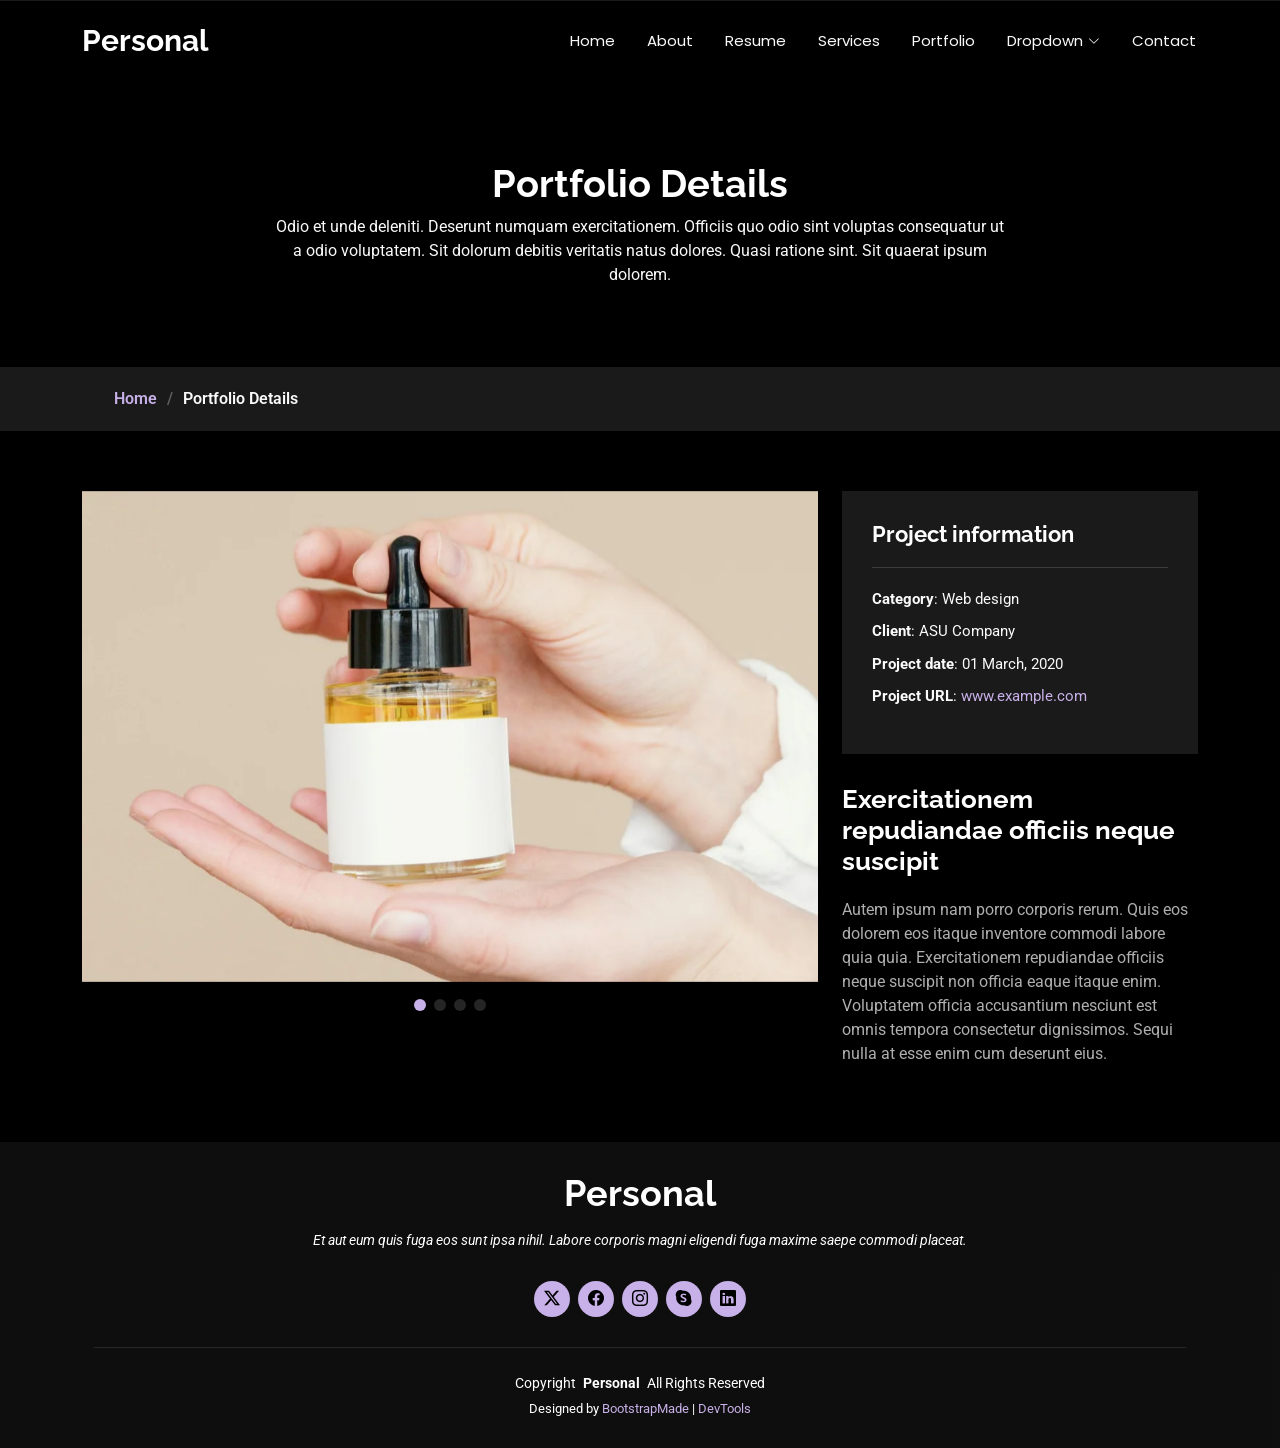
<file: portfolio-details.html>
<!DOCTYPE html>
<html lang="en">

<head>
  <meta charset="utf-8">
  <meta content="width=device-width, initial-scale=1.0" name="viewport">
  <title>Portfolio Details - Personal Bootstrap Template</title>
  <meta name="description" content="">
  <meta name="keywords" content="">

  <!-- Favicons -->
  <link href="assets/img/favicon.png" rel="icon">
  <link href="assets/img/apple-touch-icon.png" rel="apple-touch-icon">

  <!-- Fonts -->
  <link href="https://fonts.googleapis.com" rel="preconnect">
  <link href="https://fonts.gstatic.com" rel="preconnect" crossorigin>
  <link href="https://fonts.googleapis.com/css2?family=Roboto:ital,wght@0,100;0,300;0,400;0,500;0,700;0,900;1,100;1,300;1,400;1,500;1,700;1,900&family=Poppins:ital,wght@0,100;0,200;0,300;0,400;0,500;0,600;0,700;0,800;0,900;1,100;1,200;1,300;1,400;1,500;1,600;1,700;1,800;1,900&family=Raleway:ital,wght@0,100;0,200;0,300;0,400;0,500;0,600;0,700;0,800;0,900;1,100;1,200;1,300;1,400;1,500;1,600;1,700;1,800;1,900&display=swap" rel="stylesheet">

  <!-- Vendor CSS Files -->
  <link href="assets/vendor/bootstrap/css/bootstrap.min.css" rel="stylesheet">
  <link href="assets/vendor/bootstrap-icons/bootstrap-icons.css" rel="stylesheet">
  <link href="assets/vendor/aos/aos.css" rel="stylesheet">
  <link href="assets/vendor/swiper/swiper-bundle.min.css" rel="stylesheet">
  <link href="assets/vendor/glightbox/css/glightbox.min.css" rel="stylesheet">

  <!-- Main CSS File -->
  <link href="assets/css/main.css" rel="stylesheet">

  <!-- =======================================================
  * Template Name: Personal
  * Template URL: https://bootstrapmade.com/personal-free-resume-bootstrap-template/
  * Updated: Mar 05 2025 with Bootstrap v5.3.3
  * Author: BootstrapMade.com
  * License: https://bootstrapmade.com/license/
  ======================================================== -->
</head>

<body class="portfolio-details-page">

  <header id="header" class="header d-flex align-items-center fixed-top">
    <div class="container-fluid container-xl position-relative d-flex align-items-center justify-content-between">

      <a href="index.html" class="logo d-flex align-items-center">
        <!-- Uncomment the line below if you also wish to use an image logo -->
        <!-- <img src="assets/img/logo.webp" alt=""> -->
        <h1 class="sitename">Personal</h1>
      </a>

      <nav id="navmenu" class="navmenu">
        <ul>
          <li><a href="index.html">Home</a></li>
          <li><a href="about.html">About</a></li>
          <li><a href="resume.html">Resume</a></li>
          <li><a href="services.html">Services</a></li>
          <li><a href="portfolio.html">Portfolio</a></li>
          <li class="dropdown"><a href="#"><span>Dropdown</span> <i class="bi bi-chevron-down toggle-dropdown"></i></a>
            <ul>
              <li><a href="#">Dropdown 1</a></li>
              <li class="dropdown"><a href="#"><span>Deep Dropdown</span> <i class="bi bi-chevron-down toggle-dropdown"></i></a>
                <ul>
                  <li><a href="#">Deep Dropdown 1</a></li>
                  <li><a href="#">Deep Dropdown 2</a></li>
                  <li><a href="#">Deep Dropdown 3</a></li>
                  <li><a href="#">Deep Dropdown 4</a></li>
                  <li><a href="#">Deep Dropdown 5</a></li>
                </ul>
              </li>
              <li><a href="#">Dropdown 2</a></li>
              <li><a href="#">Dropdown 3</a></li>
              <li><a href="#">Dropdown 4</a></li>
            </ul>
          </li>
          <li><a href="contact.html">Contact</a></li>
        </ul>
        <i class="mobile-nav-toggle d-xl-none bi bi-list"></i>
      </nav>

    </div>
  </header>

  <main class="main">

    <!-- Page Title -->
    <div class="page-title" data-aos="fade">
      <div class="heading">
        <div class="container">
          <div class="row d-flex justify-content-center text-center">
            <div class="col-lg-8">
              <h1>Portfolio Details</h1>
              <p class="mb-0">Odio et unde deleniti. Deserunt numquam exercitationem. Officiis quo odio sint voluptas consequatur ut a odio voluptatem. Sit dolorum debitis veritatis natus dolores. Quasi ratione sint. Sit quaerat ipsum dolorem.</p>
            </div>
          </div>
        </div>
      </div>
      <nav class="breadcrumbs">
        <div class="container">
          <ol>
            <li><a href="index.html">Home</a></li>
            <li class="current">Portfolio Details</li>
          </ol>
        </div>
      </nav>
    </div><!-- End Page Title -->

    <!-- Portfolio Details Section -->
    <section id="portfolio-details" class="portfolio-details section">

      <div class="container" data-aos="fade-up" data-aos-delay="100">

        <div class="row gy-4">

          <div class="col-lg-8">
            <div class="portfolio-details-slider swiper init-swiper">

              <script type="application/json" class="swiper-config">
                {
                  "loop": true,
                  "speed": 600,
                  "autoplay": {
                    "delay": 5000
                  },
                  "slidesPerView": "auto",
                  "pagination": {
                    "el": ".swiper-pagination",
                    "type": "bullets",
                    "clickable": true
                  }
                }
              </script>

              <div class="swiper-wrapper align-items-center">

                <div class="swiper-slide">
                  <img src="assets/img/portfolio/portfolio-1.webp" alt="">
                </div>

                <div class="swiper-slide">
                  <img src="assets/img/portfolio/portfolio-10.webp" alt="">
                </div>

                <div class="swiper-slide">
                  <img src="assets/img/portfolio/portfolio-7.webp" alt="">
                </div>

                <div class="swiper-slide">
                  <img src="assets/img/portfolio/portfolio-4.webp" alt="">
                </div>

              </div>
              <div class="swiper-pagination"></div>
            </div>
          </div>

          <div class="col-lg-4">
            <div class="portfolio-info" data-aos="fade-up" data-aos-delay="200">
              <h3>Project information</h3>
              <ul>
                <li><strong>Category</strong>: Web design</li>
                <li><strong>Client</strong>: ASU Company</li>
                <li><strong>Project date</strong>: 01 March, 2020</li>
                <li><strong>Project URL</strong>: <a href="#">www.example.com</a></li>
              </ul>
            </div>
            <div class="portfolio-description" data-aos="fade-up" data-aos-delay="300">
              <h2>Exercitationem repudiandae officiis neque suscipit</h2>
              <p>
                Autem ipsum nam porro corporis rerum. Quis eos dolorem eos itaque inventore commodi labore quia quia. Exercitationem repudiandae officiis neque suscipit non officia eaque itaque enim. Voluptatem officia accusantium nesciunt est omnis tempora consectetur dignissimos. Sequi nulla at esse enim cum deserunt eius.
              </p>
            </div>
          </div>

        </div>

      </div>

    </section><!-- /Portfolio Details Section -->

  </main>

  <footer id="footer" class="footer dark-background">
    <div class="container">
      <h3 class="sitename">Personal</h3>
      <p>Et aut eum quis fuga eos sunt ipsa nihil. Labore corporis magni eligendi fuga maxime saepe commodi placeat.</p>
      <div class="social-links d-flex justify-content-center">
        <a href=""><i class="bi bi-twitter-x"></i></a>
        <a href=""><i class="bi bi-facebook"></i></a>
        <a href=""><i class="bi bi-instagram"></i></a>
        <a href=""><i class="bi bi-skype"></i></a>
        <a href=""><i class="bi bi-linkedin"></i></a>
      </div>
      <div class="container">
        <div class="copyright">
          <span>Copyright</span> <strong class="px-1 sitename">Personal</strong> <span>All Rights Reserved</span>
        </div>
        <div class="credits">
          <!-- All the links in the footer should remain intact. -->
          <!-- You can delete the links only if you've purchased the pro version. -->
          <!-- Licensing information: https://bootstrapmade.com/license/ -->
          <!-- Purchase the pro version with working PHP/AJAX contact form: [buy-url] -->
          Designed by <a href="https://bootstrapmade.com/">BootstrapMade</a> | <a href="https://bootstrapmade.com/tools/">DevTools</a>
        </div>
      </div>
    </div>
  </footer>

  <!-- Scroll Top -->
  <a href="#" id="scroll-top" class="scroll-top d-flex align-items-center justify-content-center"><i class="bi bi-arrow-up-short"></i></a>

  <!-- Preloader -->
  <div id="preloader"></div>

  <!-- Vendor JS Files -->
  <script src="assets/vendor/bootstrap/js/bootstrap.bundle.min.js"></script>
  <script src="assets/vendor/php-email-form/validate.js"></script>
  <script src="assets/vendor/aos/aos.js"></script>
  <script src="assets/vendor/typed.js/typed.umd.js"></script>
  <script src="assets/vendor/purecounter/purecounter_vanilla.js"></script>
  <script src="assets/vendor/waypoints/noframework.waypoints.js"></script>
  <script src="assets/vendor/swiper/swiper-bundle.min.js"></script>
  <script src="assets/vendor/glightbox/js/glightbox.min.js"></script>
  <script src="assets/vendor/imagesloaded/imagesloaded.pkgd.min.js"></script>
  <script src="assets/vendor/isotope-layout/isotope.pkgd.min.js"></script>

  <!-- Main JS File -->
  <script src="assets/js/main.js"></script>

</body>

</html>
</file>
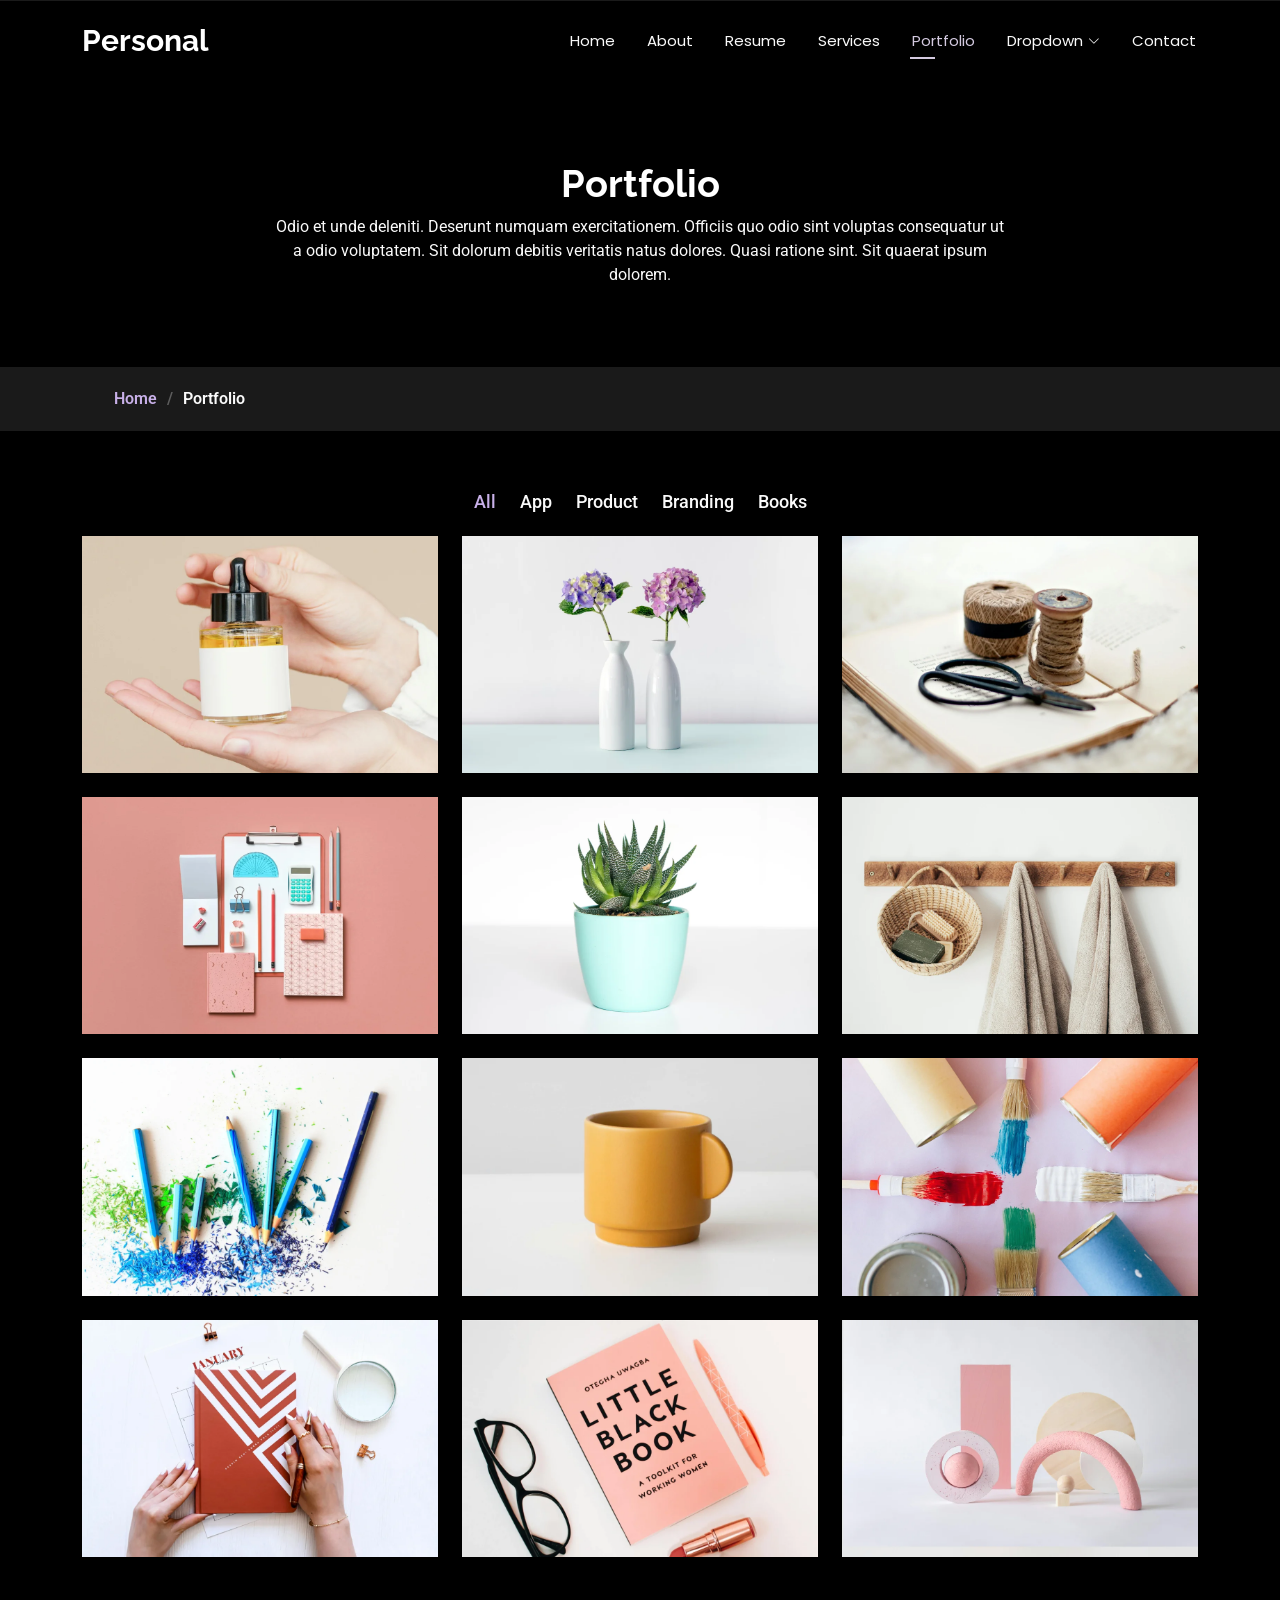
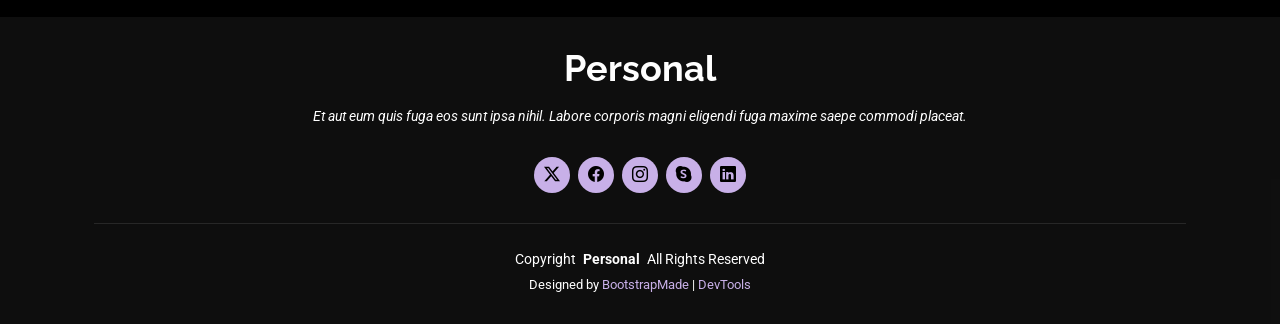
<file: portfolio.html>
<!DOCTYPE html>
<html lang="en">

<head>
  <meta charset="utf-8">
  <meta content="width=device-width, initial-scale=1.0" name="viewport">
  <title>Portfolio - Personal Bootstrap Template</title>
  <meta name="description" content="">
  <meta name="keywords" content="">

  <!-- Favicons -->
  <link href="assets/img/favicon.png" rel="icon">
  <link href="assets/img/apple-touch-icon.png" rel="apple-touch-icon">

  <!-- Fonts -->
  <link href="https://fonts.googleapis.com" rel="preconnect">
  <link href="https://fonts.gstatic.com" rel="preconnect" crossorigin>
  <link href="https://fonts.googleapis.com/css2?family=Roboto:ital,wght@0,100;0,300;0,400;0,500;0,700;0,900;1,100;1,300;1,400;1,500;1,700;1,900&family=Poppins:ital,wght@0,100;0,200;0,300;0,400;0,500;0,600;0,700;0,800;0,900;1,100;1,200;1,300;1,400;1,500;1,600;1,700;1,800;1,900&family=Raleway:ital,wght@0,100;0,200;0,300;0,400;0,500;0,600;0,700;0,800;0,900;1,100;1,200;1,300;1,400;1,500;1,600;1,700;1,800;1,900&display=swap" rel="stylesheet">

  <!-- Vendor CSS Files -->
  <link href="assets/vendor/bootstrap/css/bootstrap.min.css" rel="stylesheet">
  <link href="assets/vendor/bootstrap-icons/bootstrap-icons.css" rel="stylesheet">
  <link href="assets/vendor/aos/aos.css" rel="stylesheet">
  <link href="assets/vendor/swiper/swiper-bundle.min.css" rel="stylesheet">
  <link href="assets/vendor/glightbox/css/glightbox.min.css" rel="stylesheet">

  <!-- Main CSS File -->
  <link href="assets/css/main.css" rel="stylesheet">

  <!-- =======================================================
  * Template Name: Personal
  * Template URL: https://bootstrapmade.com/personal-free-resume-bootstrap-template/
  * Updated: Mar 05 2025 with Bootstrap v5.3.3
  * Author: BootstrapMade.com
  * License: https://bootstrapmade.com/license/
  ======================================================== -->
</head>

<body class="portfolio-page">

  <header id="header" class="header d-flex align-items-center fixed-top">
    <div class="container-fluid container-xl position-relative d-flex align-items-center justify-content-between">

      <a href="index.html" class="logo d-flex align-items-center">
        <!-- Uncomment the line below if you also wish to use an image logo -->
        <!-- <img src="assets/img/logo.webp" alt=""> -->
        <h1 class="sitename">Personal</h1>
      </a>

      <nav id="navmenu" class="navmenu">
        <ul>
          <li><a href="index.html">Home</a></li>
          <li><a href="about.html">About</a></li>
          <li><a href="resume.html">Resume</a></li>
          <li><a href="services.html">Services</a></li>
          <li><a href="portfolio.html" class="active">Portfolio</a></li>
          <li class="dropdown"><a href="#"><span>Dropdown</span> <i class="bi bi-chevron-down toggle-dropdown"></i></a>
            <ul>
              <li><a href="#">Dropdown 1</a></li>
              <li class="dropdown"><a href="#"><span>Deep Dropdown</span> <i class="bi bi-chevron-down toggle-dropdown"></i></a>
                <ul>
                  <li><a href="#">Deep Dropdown 1</a></li>
                  <li><a href="#">Deep Dropdown 2</a></li>
                  <li><a href="#">Deep Dropdown 3</a></li>
                  <li><a href="#">Deep Dropdown 4</a></li>
                  <li><a href="#">Deep Dropdown 5</a></li>
                </ul>
              </li>
              <li><a href="#">Dropdown 2</a></li>
              <li><a href="#">Dropdown 3</a></li>
              <li><a href="#">Dropdown 4</a></li>
            </ul>
          </li>
          <li><a href="contact.html">Contact</a></li>
        </ul>
        <i class="mobile-nav-toggle d-xl-none bi bi-list"></i>
      </nav>

    </div>
  </header>

  <main class="main">

    <!-- Page Title -->
    <div class="page-title" data-aos="fade">
      <div class="heading">
        <div class="container">
          <div class="row d-flex justify-content-center text-center">
            <div class="col-lg-8">
              <h1>Portfolio</h1>
              <p class="mb-0">Odio et unde deleniti. Deserunt numquam exercitationem. Officiis quo odio sint voluptas consequatur ut a odio voluptatem. Sit dolorum debitis veritatis natus dolores. Quasi ratione sint. Sit quaerat ipsum dolorem.</p>
            </div>
          </div>
        </div>
      </div>
      <nav class="breadcrumbs">
        <div class="container">
          <ol>
            <li><a href="index.html">Home</a></li>
            <li class="current">Portfolio</li>
          </ol>
        </div>
      </nav>
    </div><!-- End Page Title -->

    <!-- Portfolio Section -->
    <section id="portfolio" class="portfolio section">

      <div class="container">

        <div class="isotope-layout" data-default-filter="*" data-layout="masonry" data-sort="original-order">

          <ul class="portfolio-filters isotope-filters" data-aos="fade-up" data-aos-delay="100">
            <li data-filter="*" class="filter-active">All</li>
            <li data-filter=".filter-app">App</li>
            <li data-filter=".filter-product">Product</li>
            <li data-filter=".filter-branding">Branding</li>
            <li data-filter=".filter-books">Books</li>
          </ul><!-- End Portfolio Filters -->

          <div class="row gy-4 isotope-container" data-aos="fade-up" data-aos-delay="200">

            <div class="col-lg-4 col-md-6 portfolio-item isotope-item filter-app">
              <div class="portfolio-content h-100">
                <img src="assets/img/portfolio/portfolio-1.webp" class="img-fluid" alt="">
                <div class="portfolio-info">
                  <h4>App 1</h4>
                  <p>Lorem ipsum, dolor sit amet consectetur</p>
                  <a href="assets/img/portfolio/portfolio-1.webp" title="App 1" data-gallery="portfolio-gallery-app" class="glightbox preview-link"><i class="bi bi-zoom-in"></i></a>
                  <a href="portfolio-details.html" title="More Details" class="details-link"><i class="bi bi-link-45deg"></i></a>
                </div>
              </div>
            </div><!-- End Portfolio Item -->

            <div class="col-lg-4 col-md-6 portfolio-item isotope-item filter-product">
              <div class="portfolio-content h-100">
                <img src="assets/img/portfolio/portfolio-10.webp" class="img-fluid" alt="">
                <div class="portfolio-info">
                  <h4>Product 1</h4>
                  <p>Lorem ipsum, dolor sit amet consectetur</p>
                  <a href="assets/img/portfolio/portfolio-10.webp" title="Product 1" data-gallery="portfolio-gallery-product" class="glightbox preview-link"><i class="bi bi-zoom-in"></i></a>
                  <a href="portfolio-details.html" title="More Details" class="details-link"><i class="bi bi-link-45deg"></i></a>
                </div>
              </div>
            </div><!-- End Portfolio Item -->

            <div class="col-lg-4 col-md-6 portfolio-item isotope-item filter-branding">
              <div class="portfolio-content h-100">
                <img src="assets/img/portfolio/portfolio-7.webp" class="img-fluid" alt="">
                <div class="portfolio-info">
                  <h4>Branding 1</h4>
                  <p>Lorem ipsum, dolor sit amet consectetur</p>
                  <a href="assets/img/portfolio/portfolio-7.webp" title="Branding 1" data-gallery="portfolio-gallery-branding" class="glightbox preview-link"><i class="bi bi-zoom-in"></i></a>
                  <a href="portfolio-details.html" title="More Details" class="details-link"><i class="bi bi-link-45deg"></i></a>
                </div>
              </div>
            </div><!-- End Portfolio Item -->

            <div class="col-lg-4 col-md-6 portfolio-item isotope-item filter-books">
              <div class="portfolio-content h-100">
                <img src="assets/img/portfolio/portfolio-4.webp" class="img-fluid" alt="">
                <div class="portfolio-info">
                  <h4>Books 1</h4>
                  <p>Lorem ipsum, dolor sit amet consectetur</p>
                  <a href="assets/img/portfolio/portfolio-4.webp" title="Branding 1" data-gallery="portfolio-gallery-book" class="glightbox preview-link"><i class="bi bi-zoom-in"></i></a>
                  <a href="portfolio-details.html" title="More Details" class="details-link"><i class="bi bi-link-45deg"></i></a>
                </div>
              </div>
            </div><!-- End Portfolio Item -->

            <div class="col-lg-4 col-md-6 portfolio-item isotope-item filter-app">
              <div class="portfolio-content h-100">
                <img src="assets/img/portfolio/portfolio-2.webp" class="img-fluid" alt="">
                <div class="portfolio-info">
                  <h4>App 2</h4>
                  <p>Lorem ipsum, dolor sit amet consectetur</p>
                  <a href="assets/img/portfolio/portfolio-2.webp" title="App 2" data-gallery="portfolio-gallery-app" class="glightbox preview-link"><i class="bi bi-zoom-in"></i></a>
                  <a href="portfolio-details.html" title="More Details" class="details-link"><i class="bi bi-link-45deg"></i></a>
                </div>
              </div>
            </div><!-- End Portfolio Item -->

            <div class="col-lg-4 col-md-6 portfolio-item isotope-item filter-product">
              <div class="portfolio-content h-100">
                <img src="assets/img/portfolio/portfolio-11.webp" class="img-fluid" alt="">
                <div class="portfolio-info">
                  <h4>Product 2</h4>
                  <p>Lorem ipsum, dolor sit amet consectetur</p>
                  <a href="assets/img/portfolio/portfolio-11.webp" title="Product 2" data-gallery="portfolio-gallery-product" class="glightbox preview-link"><i class="bi bi-zoom-in"></i></a>
                  <a href="portfolio-details.html" title="More Details" class="details-link"><i class="bi bi-link-45deg"></i></a>
                </div>
              </div>
            </div><!-- End Portfolio Item -->

            <div class="col-lg-4 col-md-6 portfolio-item isotope-item filter-branding">
              <div class="portfolio-content h-100">
                <img src="assets/img/portfolio/portfolio-8.webp" class="img-fluid" alt="">
                <div class="portfolio-info">
                  <h4>Branding 2</h4>
                  <p>Lorem ipsum, dolor sit amet consectetur</p>
                  <a href="assets/img/portfolio/portfolio-8.webp" title="Branding 2" data-gallery="portfolio-gallery-branding" class="glightbox preview-link"><i class="bi bi-zoom-in"></i></a>
                  <a href="portfolio-details.html" title="More Details" class="details-link"><i class="bi bi-link-45deg"></i></a>
                </div>
              </div>
            </div><!-- End Portfolio Item -->

            <div class="col-lg-4 col-md-6 portfolio-item isotope-item filter-books">
              <div class="portfolio-content h-100">
                <img src="assets/img/portfolio/portfolio-5.webp" class="img-fluid" alt="">
                <div class="portfolio-info">
                  <h4>Books 2</h4>
                  <p>Lorem ipsum, dolor sit amet consectetur</p>
                  <a href="assets/img/portfolio/portfolio-5.webp" title="Branding 2" data-gallery="portfolio-gallery-book" class="glightbox preview-link"><i class="bi bi-zoom-in"></i></a>
                  <a href="portfolio-details.html" title="More Details" class="details-link"><i class="bi bi-link-45deg"></i></a>
                </div>
              </div>
            </div><!-- End Portfolio Item -->

            <div class="col-lg-4 col-md-6 portfolio-item isotope-item filter-app">
              <div class="portfolio-content h-100">
                <img src="assets/img/portfolio/portfolio-3.webp" class="img-fluid" alt="">
                <div class="portfolio-info">
                  <h4>App 3</h4>
                  <p>Lorem ipsum, dolor sit amet consectetur</p>
                  <a href="assets/img/portfolio/portfolio-3.webp" title="App 3" data-gallery="portfolio-gallery-app" class="glightbox preview-link"><i class="bi bi-zoom-in"></i></a>
                  <a href="portfolio-details.html" title="More Details" class="details-link"><i class="bi bi-link-45deg"></i></a>
                </div>
              </div>
            </div><!-- End Portfolio Item -->

            <div class="col-lg-4 col-md-6 portfolio-item isotope-item filter-product">
              <div class="portfolio-content h-100">
                <img src="assets/img/portfolio/portfolio-12.webp" class="img-fluid" alt="">
                <div class="portfolio-info">
                  <h4>Product 3</h4>
                  <p>Lorem ipsum, dolor sit amet consectetur</p>
                  <a href="assets/img/portfolio/portfolio-12.webp" title="Product 3" data-gallery="portfolio-gallery-product" class="glightbox preview-link"><i class="bi bi-zoom-in"></i></a>
                  <a href="portfolio-details.html" title="More Details" class="details-link"><i class="bi bi-link-45deg"></i></a>
                </div>
              </div>
            </div><!-- End Portfolio Item -->

            <div class="col-lg-4 col-md-6 portfolio-item isotope-item filter-branding">
              <div class="portfolio-content h-100">
                <img src="assets/img/portfolio/portfolio-9.webp" class="img-fluid" alt="">
                <div class="portfolio-info">
                  <h4>Branding 3</h4>
                  <p>Lorem ipsum, dolor sit amet consectetur</p>
                  <a href="assets/img/portfolio/portfolio-9.webp" title="Branding 2" data-gallery="portfolio-gallery-branding" class="glightbox preview-link"><i class="bi bi-zoom-in"></i></a>
                  <a href="portfolio-details.html" title="More Details" class="details-link"><i class="bi bi-link-45deg"></i></a>
                </div>
              </div>
            </div><!-- End Portfolio Item -->

            <div class="col-lg-4 col-md-6 portfolio-item isotope-item filter-books">
              <div class="portfolio-content h-100">
                <img src="assets/img/portfolio/portfolio-6.webp" class="img-fluid" alt="">
                <div class="portfolio-info">
                  <h4>Books 3</h4>
                  <p>Lorem ipsum, dolor sit amet consectetur</p>
                  <a href="assets/img/portfolio/portfolio-6.webp" title="Branding 3" data-gallery="portfolio-gallery-book" class="glightbox preview-link"><i class="bi bi-zoom-in"></i></a>
                  <a href="portfolio-details.html" title="More Details" class="details-link"><i class="bi bi-link-45deg"></i></a>
                </div>
              </div>
            </div><!-- End Portfolio Item -->

          </div><!-- End Portfolio Container -->

        </div>

      </div>

    </section><!-- /Portfolio Section -->

  </main>

  <footer id="footer" class="footer dark-background">
    <div class="container">
      <h3 class="sitename">Personal</h3>
      <p>Et aut eum quis fuga eos sunt ipsa nihil. Labore corporis magni eligendi fuga maxime saepe commodi placeat.</p>
      <div class="social-links d-flex justify-content-center">
        <a href=""><i class="bi bi-twitter-x"></i></a>
        <a href=""><i class="bi bi-facebook"></i></a>
        <a href=""><i class="bi bi-instagram"></i></a>
        <a href=""><i class="bi bi-skype"></i></a>
        <a href=""><i class="bi bi-linkedin"></i></a>
      </div>
      <div class="container">
        <div class="copyright">
          <span>Copyright</span> <strong class="px-1 sitename">Personal</strong> <span>All Rights Reserved</span>
        </div>
        <div class="credits">
          <!-- All the links in the footer should remain intact. -->
          <!-- You can delete the links only if you've purchased the pro version. -->
          <!-- Licensing information: https://bootstrapmade.com/license/ -->
          <!-- Purchase the pro version with working PHP/AJAX contact form: [buy-url] -->
          Designed by <a href="https://bootstrapmade.com/">BootstrapMade</a> | <a href="https://bootstrapmade.com/tools/">DevTools</a>
        </div>
      </div>
    </div>
  </footer>

  <!-- Scroll Top -->
  <a href="#" id="scroll-top" class="scroll-top d-flex align-items-center justify-content-center"><i class="bi bi-arrow-up-short"></i></a>

  <!-- Preloader -->
  <div id="preloader"></div>

  <!-- Vendor JS Files -->
  <script src="assets/vendor/bootstrap/js/bootstrap.bundle.min.js"></script>
  <script src="assets/vendor/php-email-form/validate.js"></script>
  <script src="assets/vendor/aos/aos.js"></script>
  <script src="assets/vendor/typed.js/typed.umd.js"></script>
  <script src="assets/vendor/purecounter/purecounter_vanilla.js"></script>
  <script src="assets/vendor/waypoints/noframework.waypoints.js"></script>
  <script src="assets/vendor/swiper/swiper-bundle.min.js"></script>
  <script src="assets/vendor/glightbox/js/glightbox.min.js"></script>
  <script src="assets/vendor/imagesloaded/imagesloaded.pkgd.min.js"></script>
  <script src="assets/vendor/isotope-layout/isotope.pkgd.min.js"></script>

  <!-- Main JS File -->
  <script src="assets/js/main.js"></script>

</body>

</html>
</file>
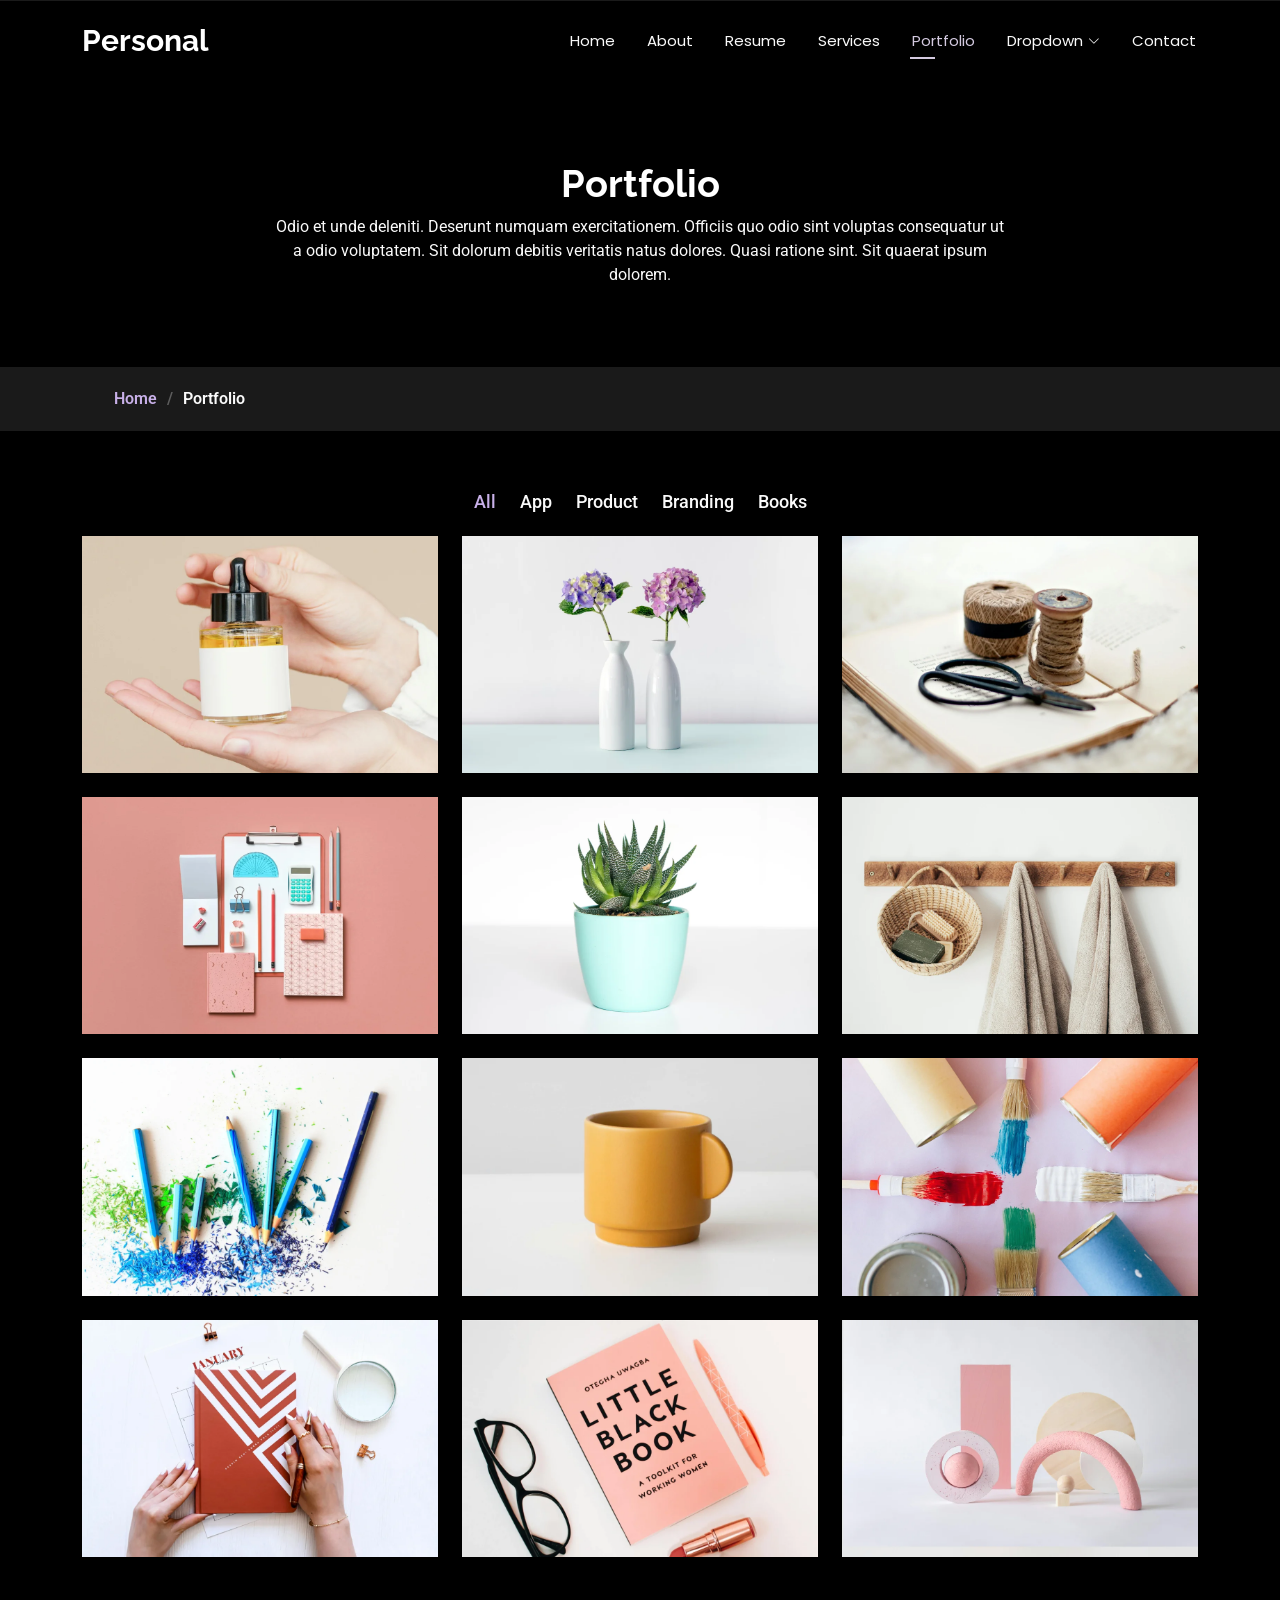
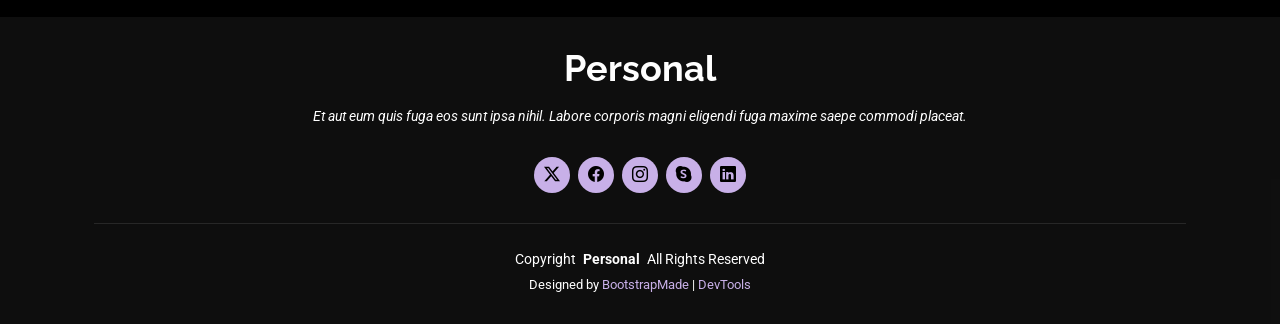
<file: publications.html>
<!DOCTYPE html>
<html lang="en">

<head>
  <meta charset="utf-8">
  <meta content="width=device-width, initial-scale=1.0" name="viewport">
  <title>Portfolio - Personal Bootstrap Template</title>
  <meta name="description" content="">
  <meta name="keywords" content="">

  <!-- Favicons -->
  <link href="assets/img/favicon.png" rel="icon">
  <link href="assets/img/apple-touch-icon.png" rel="apple-touch-icon">

  <!-- Fonts -->
  <link href="https://fonts.googleapis.com" rel="preconnect">
  <link href="https://fonts.gstatic.com" rel="preconnect" crossorigin>
  <link href="https://fonts.googleapis.com/css2?family=Roboto:ital,wght@0,100;0,300;0,400;0,500;0,700;0,900;1,100;1,300;1,400;1,500;1,700;1,900&family=Poppins:ital,wght@0,100;0,200;0,300;0,400;0,500;0,600;0,700;0,800;0,900;1,100;1,200;1,300;1,400;1,500;1,600;1,700;1,800;1,900&family=Raleway:ital,wght@0,100;0,200;0,300;0,400;0,500;0,600;0,700;0,800;0,900;1,100;1,200;1,300;1,400;1,500;1,600;1,700;1,800;1,900&display=swap" rel="stylesheet">

  <!-- Vendor CSS Files -->
  <link href="assets/vendor/bootstrap/css/bootstrap.min.css" rel="stylesheet">
  <link href="assets/vendor/bootstrap-icons/bootstrap-icons.css" rel="stylesheet">
  <link href="assets/vendor/aos/aos.css" rel="stylesheet">
  <link href="assets/vendor/swiper/swiper-bundle.min.css" rel="stylesheet">
  <link href="assets/vendor/glightbox/css/glightbox.min.css" rel="stylesheet">

  <!-- Main CSS File -->
  <link href="assets/css/main.css" rel="stylesheet">

  <!-- =======================================================
  * Template Name: Personal
  * Template URL: https://bootstrapmade.com/personal-free-resume-bootstrap-template/
  * Updated: Mar 05 2025 with Bootstrap v5.3.3
  * Author: BootstrapMade.com
  * License: https://bootstrapmade.com/license/
  ======================================================== -->
</head>

<body class="portfolio-page">

  <header id="header" class="header d-flex align-items-center fixed-top">
    <div class="container-fluid container-xl position-relative d-flex align-items-center justify-content-between">

      <a href="index.html" class="logo d-flex align-items-center">
        <!-- Uncomment the line below if you also wish to use an image logo -->
        <!-- <img src="assets/img/logo.webp" alt=""> -->
        <h1 class="sitename">Personal</h1>
      </a>

      <nav id="navmenu" class="navmenu">
        <ul>
          <li><a href="index.html">Home</a></li>
          <li><a href="about.html">About</a></li>
          <li><a href="resume.html">Resume</a></li>
          <li><a href="services.html">Services</a></li>
          <li><a href="portfolio.html" class="active">Portfolio</a></li>
          <li class="dropdown"><a href="#"><span>Dropdown</span> <i class="bi bi-chevron-down toggle-dropdown"></i></a>
            <ul>
              <li><a href="#">Dropdown 1</a></li>
              <li class="dropdown"><a href="#"><span>Deep Dropdown</span> <i class="bi bi-chevron-down toggle-dropdown"></i></a>
                <ul>
                  <li><a href="#">Deep Dropdown 1</a></li>
                  <li><a href="#">Deep Dropdown 2</a></li>
                  <li><a href="#">Deep Dropdown 3</a></li>
                  <li><a href="#">Deep Dropdown 4</a></li>
                  <li><a href="#">Deep Dropdown 5</a></li>
                </ul>
              </li>
              <li><a href="#">Dropdown 2</a></li>
              <li><a href="#">Dropdown 3</a></li>
              <li><a href="#">Dropdown 4</a></li>
            </ul>
          </li>
          <li><a href="contact.html">Contact</a></li>
        </ul>
        <i class="mobile-nav-toggle d-xl-none bi bi-list"></i>
      </nav>

    </div>
  </header>

  <main class="main">

    <!-- Page Title -->
    <div class="page-title" data-aos="fade">
      <div class="heading">
        <div class="container">
          <div class="row d-flex justify-content-center text-center">
            <div class="col-lg-8">
              <h1>Portfolio</h1>
              <p class="mb-0">Odio et unde deleniti. Deserunt numquam exercitationem. Officiis quo odio sint voluptas consequatur ut a odio voluptatem. Sit dolorum debitis veritatis natus dolores. Quasi ratione sint. Sit quaerat ipsum dolorem.</p>
            </div>
          </div>
        </div>
      </div>
      <nav class="breadcrumbs">
        <div class="container">
          <ol>
            <li><a href="index.html">Home</a></li>
            <li class="current">Portfolio</li>
          </ol>
        </div>
      </nav>
    </div><!-- End Page Title -->

    <!-- Portfolio Section -->
    <section id="portfolio" class="portfolio section">

      <div class="container">

        <div class="isotope-layout" data-default-filter="*" data-layout="masonry" data-sort="original-order">

          <ul class="portfolio-filters isotope-filters" data-aos="fade-up" data-aos-delay="100">
            <li data-filter="*" class="filter-active">All</li>
            <li data-filter=".filter-app">App</li>
            <li data-filter=".filter-product">Product</li>
            <li data-filter=".filter-branding">Branding</li>
            <li data-filter=".filter-books">Books</li>
          </ul><!-- End Portfolio Filters -->

          <div class="row gy-4 isotope-container" data-aos="fade-up" data-aos-delay="200">

            <div class="col-lg-4 col-md-6 portfolio-item isotope-item filter-app">
              <div class="portfolio-content h-100">
                <img src="assets/img/portfolio/portfolio-1.webp" class="img-fluid" alt="">
                <div class="portfolio-info">
                  <h4>App 1</h4>
                  <p>Lorem ipsum, dolor sit amet consectetur</p>
                  <a href="assets/img/portfolio/portfolio-1.webp" title="App 1" data-gallery="portfolio-gallery-app" class="glightbox preview-link"><i class="bi bi-zoom-in"></i></a>
                  <a href="portfolio-details.html" title="More Details" class="details-link"><i class="bi bi-link-45deg"></i></a>
                </div>
              </div>
            </div><!-- End Portfolio Item -->

            <div class="col-lg-4 col-md-6 portfolio-item isotope-item filter-product">
              <div class="portfolio-content h-100">
                <img src="assets/img/portfolio/portfolio-10.webp" class="img-fluid" alt="">
                <div class="portfolio-info">
                  <h4>Product 1</h4>
                  <p>Lorem ipsum, dolor sit amet consectetur</p>
                  <a href="assets/img/portfolio/portfolio-10.webp" title="Product 1" data-gallery="portfolio-gallery-product" class="glightbox preview-link"><i class="bi bi-zoom-in"></i></a>
                  <a href="portfolio-details.html" title="More Details" class="details-link"><i class="bi bi-link-45deg"></i></a>
                </div>
              </div>
            </div><!-- End Portfolio Item -->

            <div class="col-lg-4 col-md-6 portfolio-item isotope-item filter-branding">
              <div class="portfolio-content h-100">
                <img src="assets/img/portfolio/portfolio-7.webp" class="img-fluid" alt="">
                <div class="portfolio-info">
                  <h4>Branding 1</h4>
                  <p>Lorem ipsum, dolor sit amet consectetur</p>
                  <a href="assets/img/portfolio/portfolio-7.webp" title="Branding 1" data-gallery="portfolio-gallery-branding" class="glightbox preview-link"><i class="bi bi-zoom-in"></i></a>
                  <a href="portfolio-details.html" title="More Details" class="details-link"><i class="bi bi-link-45deg"></i></a>
                </div>
              </div>
            </div><!-- End Portfolio Item -->

            <div class="col-lg-4 col-md-6 portfolio-item isotope-item filter-books">
              <div class="portfolio-content h-100">
                <img src="assets/img/portfolio/portfolio-4.webp" class="img-fluid" alt="">
                <div class="portfolio-info">
                  <h4>Books 1</h4>
                  <p>Lorem ipsum, dolor sit amet consectetur</p>
                  <a href="assets/img/portfolio/portfolio-4.webp" title="Branding 1" data-gallery="portfolio-gallery-book" class="glightbox preview-link"><i class="bi bi-zoom-in"></i></a>
                  <a href="portfolio-details.html" title="More Details" class="details-link"><i class="bi bi-link-45deg"></i></a>
                </div>
              </div>
            </div><!-- End Portfolio Item -->

            <div class="col-lg-4 col-md-6 portfolio-item isotope-item filter-app">
              <div class="portfolio-content h-100">
                <img src="assets/img/portfolio/portfolio-2.webp" class="img-fluid" alt="">
                <div class="portfolio-info">
                  <h4>App 2</h4>
                  <p>Lorem ipsum, dolor sit amet consectetur</p>
                  <a href="assets/img/portfolio/portfolio-2.webp" title="App 2" data-gallery="portfolio-gallery-app" class="glightbox preview-link"><i class="bi bi-zoom-in"></i></a>
                  <a href="portfolio-details.html" title="More Details" class="details-link"><i class="bi bi-link-45deg"></i></a>
                </div>
              </div>
            </div><!-- End Portfolio Item -->

            <div class="col-lg-4 col-md-6 portfolio-item isotope-item filter-product">
              <div class="portfolio-content h-100">
                <img src="assets/img/portfolio/portfolio-11.webp" class="img-fluid" alt="">
                <div class="portfolio-info">
                  <h4>Product 2</h4>
                  <p>Lorem ipsum, dolor sit amet consectetur</p>
                  <a href="assets/img/portfolio/portfolio-11.webp" title="Product 2" data-gallery="portfolio-gallery-product" class="glightbox preview-link"><i class="bi bi-zoom-in"></i></a>
                  <a href="portfolio-details.html" title="More Details" class="details-link"><i class="bi bi-link-45deg"></i></a>
                </div>
              </div>
            </div><!-- End Portfolio Item -->

            <div class="col-lg-4 col-md-6 portfolio-item isotope-item filter-branding">
              <div class="portfolio-content h-100">
                <img src="assets/img/portfolio/portfolio-8.webp" class="img-fluid" alt="">
                <div class="portfolio-info">
                  <h4>Branding 2</h4>
                  <p>Lorem ipsum, dolor sit amet consectetur</p>
                  <a href="assets/img/portfolio/portfolio-8.webp" title="Branding 2" data-gallery="portfolio-gallery-branding" class="glightbox preview-link"><i class="bi bi-zoom-in"></i></a>
                  <a href="portfolio-details.html" title="More Details" class="details-link"><i class="bi bi-link-45deg"></i></a>
                </div>
              </div>
            </div><!-- End Portfolio Item -->

            <div class="col-lg-4 col-md-6 portfolio-item isotope-item filter-books">
              <div class="portfolio-content h-100">
                <img src="assets/img/portfolio/portfolio-5.webp" class="img-fluid" alt="">
                <div class="portfolio-info">
                  <h4>Books 2</h4>
                  <p>Lorem ipsum, dolor sit amet consectetur</p>
                  <a href="assets/img/portfolio/portfolio-5.webp" title="Branding 2" data-gallery="portfolio-gallery-book" class="glightbox preview-link"><i class="bi bi-zoom-in"></i></a>
                  <a href="portfolio-details.html" title="More Details" class="details-link"><i class="bi bi-link-45deg"></i></a>
                </div>
              </div>
            </div><!-- End Portfolio Item -->

            <div class="col-lg-4 col-md-6 portfolio-item isotope-item filter-app">
              <div class="portfolio-content h-100">
                <img src="assets/img/portfolio/portfolio-3.webp" class="img-fluid" alt="">
                <div class="portfolio-info">
                  <h4>App 3</h4>
                  <p>Lorem ipsum, dolor sit amet consectetur</p>
                  <a href="assets/img/portfolio/portfolio-3.webp" title="App 3" data-gallery="portfolio-gallery-app" class="glightbox preview-link"><i class="bi bi-zoom-in"></i></a>
                  <a href="portfolio-details.html" title="More Details" class="details-link"><i class="bi bi-link-45deg"></i></a>
                </div>
              </div>
            </div><!-- End Portfolio Item -->

            <div class="col-lg-4 col-md-6 portfolio-item isotope-item filter-product">
              <div class="portfolio-content h-100">
                <img src="assets/img/portfolio/portfolio-12.webp" class="img-fluid" alt="">
                <div class="portfolio-info">
                  <h4>Product 3</h4>
                  <p>Lorem ipsum, dolor sit amet consectetur</p>
                  <a href="assets/img/portfolio/portfolio-12.webp" title="Product 3" data-gallery="portfolio-gallery-product" class="glightbox preview-link"><i class="bi bi-zoom-in"></i></a>
                  <a href="portfolio-details.html" title="More Details" class="details-link"><i class="bi bi-link-45deg"></i></a>
                </div>
              </div>
            </div><!-- End Portfolio Item -->

            <div class="col-lg-4 col-md-6 portfolio-item isotope-item filter-branding">
              <div class="portfolio-content h-100">
                <img src="assets/img/portfolio/portfolio-9.webp" class="img-fluid" alt="">
                <div class="portfolio-info">
                  <h4>Branding 3</h4>
                  <p>Lorem ipsum, dolor sit amet consectetur</p>
                  <a href="assets/img/portfolio/portfolio-9.webp" title="Branding 2" data-gallery="portfolio-gallery-branding" class="glightbox preview-link"><i class="bi bi-zoom-in"></i></a>
                  <a href="portfolio-details.html" title="More Details" class="details-link"><i class="bi bi-link-45deg"></i></a>
                </div>
              </div>
            </div><!-- End Portfolio Item -->

            <div class="col-lg-4 col-md-6 portfolio-item isotope-item filter-books">
              <div class="portfolio-content h-100">
                <img src="assets/img/portfolio/portfolio-6.webp" class="img-fluid" alt="">
                <div class="portfolio-info">
                  <h4>Books 3</h4>
                  <p>Lorem ipsum, dolor sit amet consectetur</p>
                  <a href="assets/img/portfolio/portfolio-6.webp" title="Branding 3" data-gallery="portfolio-gallery-book" class="glightbox preview-link"><i class="bi bi-zoom-in"></i></a>
                  <a href="portfolio-details.html" title="More Details" class="details-link"><i class="bi bi-link-45deg"></i></a>
                </div>
              </div>
            </div><!-- End Portfolio Item -->

          </div><!-- End Portfolio Container -->

        </div>

      </div>

    </section><!-- /Portfolio Section -->

  </main>

  <footer id="footer" class="footer dark-background">
    <div class="container">
      <h3 class="sitename">Personal</h3>
      <p>Et aut eum quis fuga eos sunt ipsa nihil. Labore corporis magni eligendi fuga maxime saepe commodi placeat.</p>
      <div class="social-links d-flex justify-content-center">
        <a href=""><i class="bi bi-twitter-x"></i></a>
        <a href=""><i class="bi bi-facebook"></i></a>
        <a href=""><i class="bi bi-instagram"></i></a>
        <a href=""><i class="bi bi-skype"></i></a>
        <a href=""><i class="bi bi-linkedin"></i></a>
      </div>
      <div class="container">
        <div class="copyright">
          <span>Copyright</span> <strong class="px-1 sitename">Personal</strong> <span>All Rights Reserved</span>
        </div>
        <div class="credits">
          <!-- All the links in the footer should remain intact. -->
          <!-- You can delete the links only if you've purchased the pro version. -->
          <!-- Licensing information: https://bootstrapmade.com/license/ -->
          <!-- Purchase the pro version with working PHP/AJAX contact form: [buy-url] -->
          Designed by <a href="https://bootstrapmade.com/">BootstrapMade</a> | <a href="https://bootstrapmade.com/tools/">DevTools</a>
        </div>
      </div>
    </div>
  </footer>

  <!-- Scroll Top -->
  <a href="#" id="scroll-top" class="scroll-top d-flex align-items-center justify-content-center"><i class="bi bi-arrow-up-short"></i></a>

  <!-- Preloader -->
  <div id="preloader"></div>

  <!-- Vendor JS Files -->
  <script src="assets/vendor/bootstrap/js/bootstrap.bundle.min.js"></script>
  <script src="assets/vendor/php-email-form/validate.js"></script>
  <script src="assets/vendor/aos/aos.js"></script>
  <script src="assets/vendor/typed.js/typed.umd.js"></script>
  <script src="assets/vendor/purecounter/purecounter_vanilla.js"></script>
  <script src="assets/vendor/waypoints/noframework.waypoints.js"></script>
  <script src="assets/vendor/swiper/swiper-bundle.min.js"></script>
  <script src="assets/vendor/glightbox/js/glightbox.min.js"></script>
  <script src="assets/vendor/imagesloaded/imagesloaded.pkgd.min.js"></script>
  <script src="assets/vendor/isotope-layout/isotope.pkgd.min.js"></script>

  <!-- Main JS File -->
  <script src="assets/js/main.js"></script>

</body>

</html>
</file>
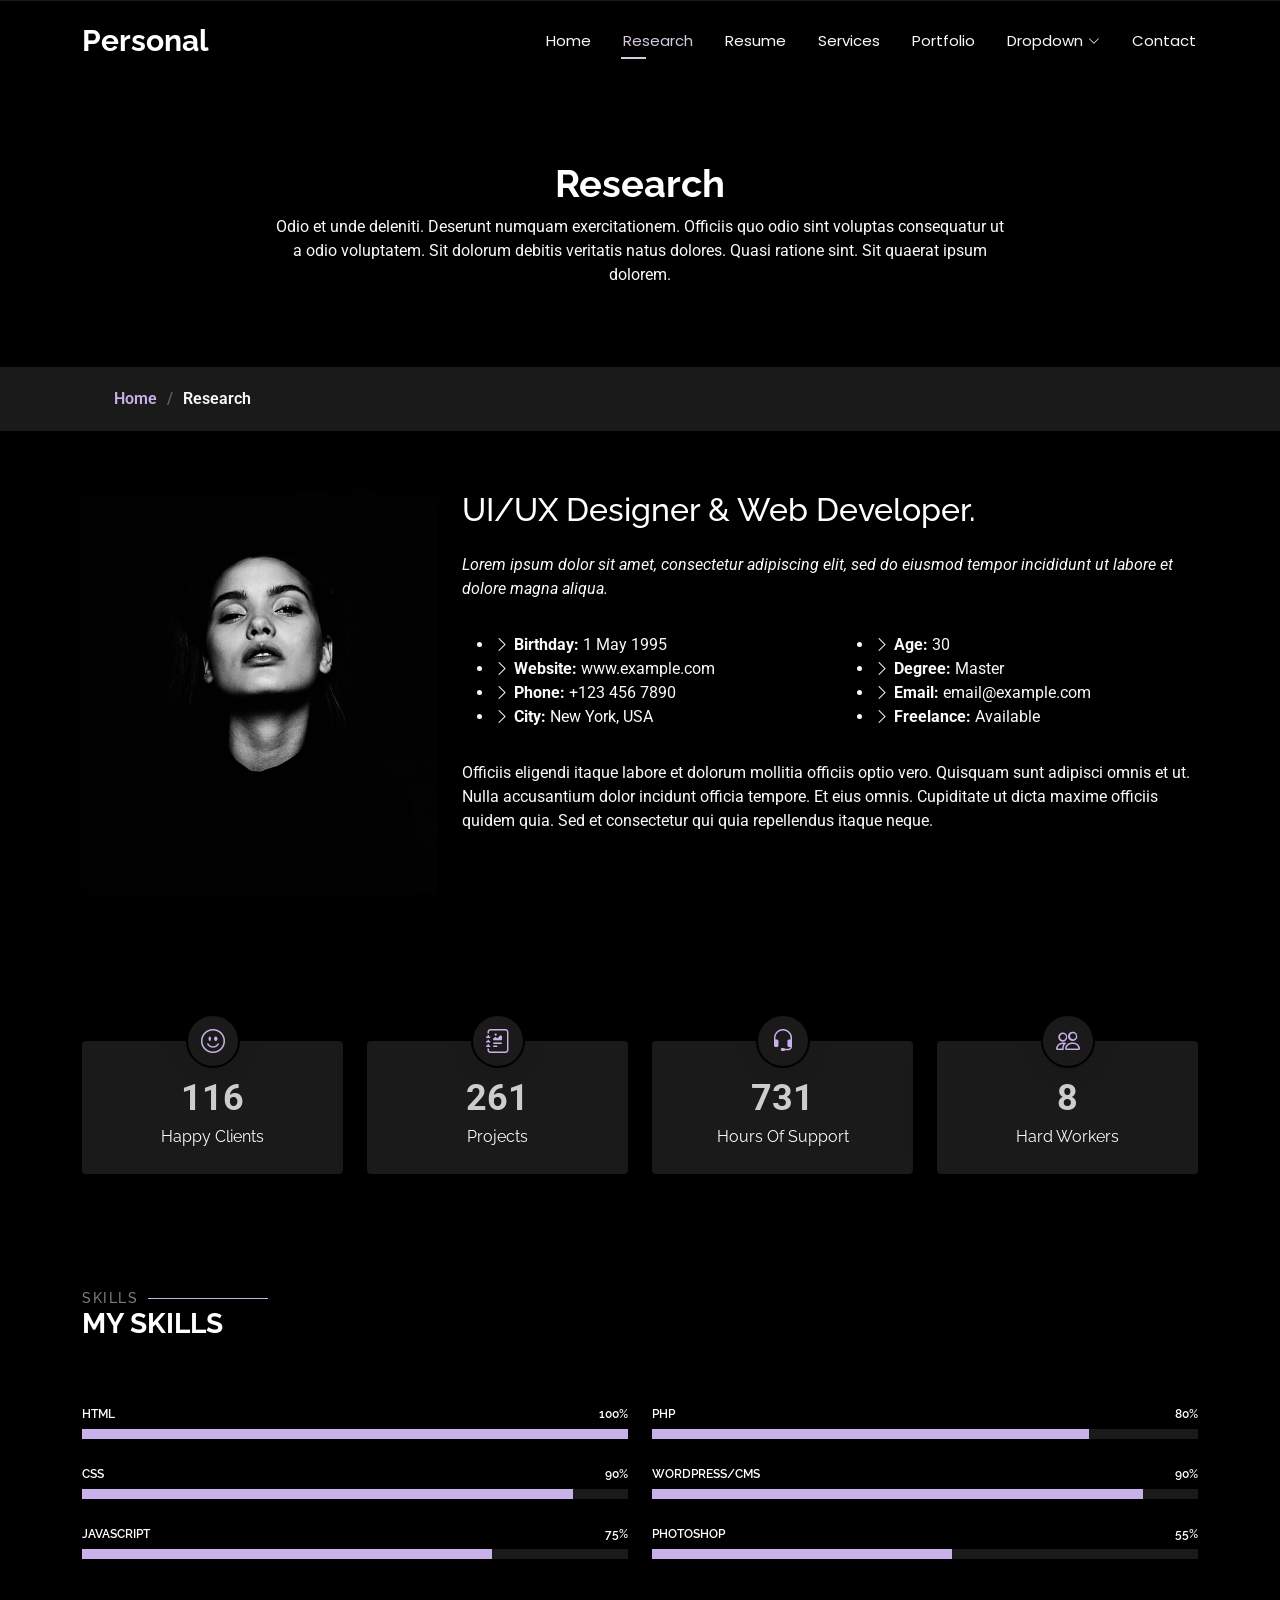
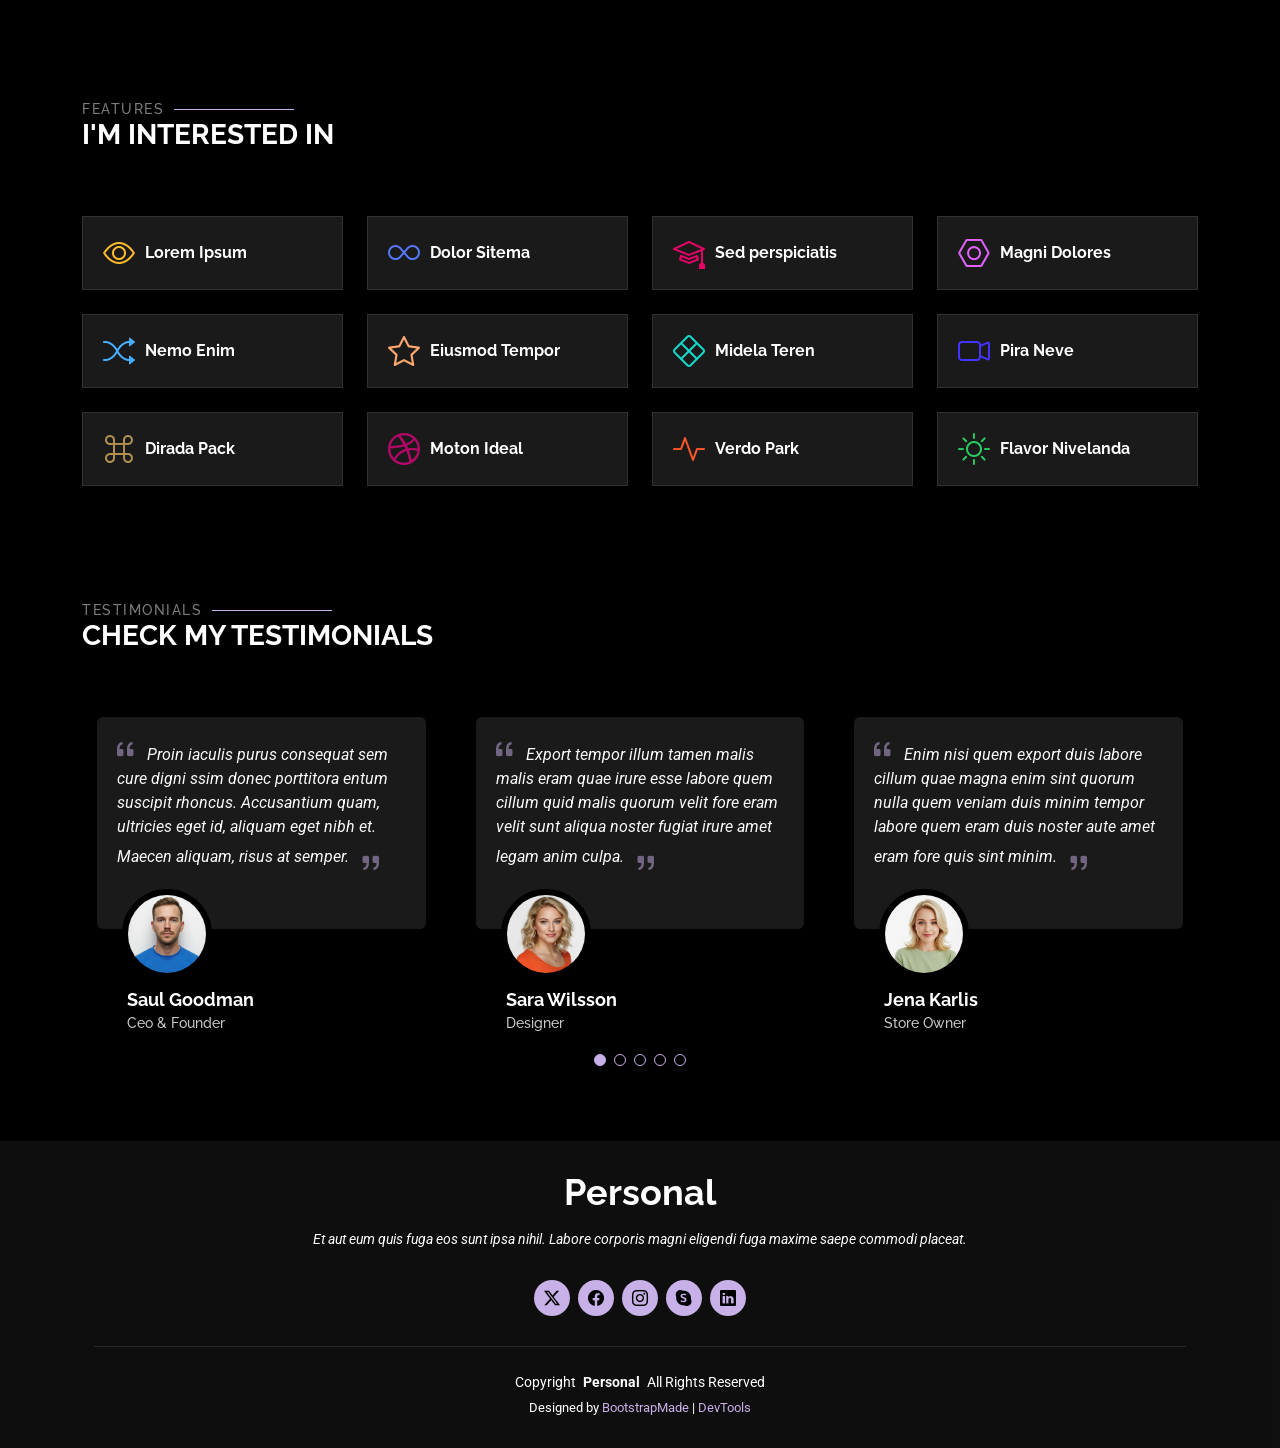
<file: research.html>
<!DOCTYPE html>
<html lang="en">

<head>
  <meta charset="utf-8">
  <meta content="width=device-width, initial-scale=1.0" name="viewport">
  <title>Research - Personal Bootstrap Template</title>
  <meta name="description" content="">
  <meta name="keywords" content="">

  <!-- Favicons -->
  <link href="assets/img/favicon.png" rel="icon">
  <link href="assets/img/apple-touch-icon.png" rel="apple-touch-icon">

  <!-- Fonts -->
  <link href="https://fonts.googleapis.com" rel="preconnect">
  <link href="https://fonts.gstatic.com" rel="preconnect" crossorigin>
  <link href="https://fonts.googleapis.com/css2?family=Roboto:ital,wght@0,100;0,300;0,400;0,500;0,700;0,900;1,100;1,300;1,400;1,500;1,700;1,900&family=Poppins:ital,wght@0,100;0,200;0,300;0,400;0,500;0,600;0,700;0,800;0,900;1,100;1,200;1,300;1,400;1,500;1,600;1,700;1,800;1,900&family=Raleway:ital,wght@0,100;0,200;0,300;0,400;0,500;0,600;0,700;0,800;0,900;1,100;1,200;1,300;1,400;1,500;1,600;1,700;1,800;1,900&display=swap" rel="stylesheet">

  <!-- Vendor CSS Files -->
  <link href="assets/vendor/bootstrap/css/bootstrap.min.css" rel="stylesheet">
  <link href="assets/vendor/bootstrap-icons/bootstrap-icons.css" rel="stylesheet">
  <link href="assets/vendor/aos/aos.css" rel="stylesheet">
  <link href="assets/vendor/swiper/swiper-bundle.min.css" rel="stylesheet">
  <link href="assets/vendor/glightbox/css/glightbox.min.css" rel="stylesheet">

  <!-- Main CSS File -->
  <link href="assets/css/main.css" rel="stylesheet">

  <!-- =======================================================
  * Template Name: Personal
  * Template URL: https://bootstrapmade.com/personal-free-resume-bootstrap-template/
  * Updated: Mar 05 2025 with Bootstrap v5.3.3
  * Author: BootstrapMade.com
  * License: https://bootstrapmade.com/license/
  ======================================================== -->
</head>

<body class="research-page">

  <header id="header" class="header d-flex align-items-center fixed-top">
    <div class="container-fluid container-xl position-relative d-flex align-items-center justify-content-between">

      <a href="index.html" class="logo d-flex align-items-center">
        <!-- Uncomment the line below if you also wish to use an image logo -->
        <!-- <img src="assets/img/logo.webp" alt=""> -->
        <h1 class="sitename">Personal</h1>
      </a>

      <nav id="navmenu" class="navmenu">
        <ul>
          <li><a href="index.html">Home</a></li>
          <li><a href="reserch.html" class="active">Research</a></li>
          <li><a href="resume.html">Resume</a></li>
          <li><a href="services.html">Services</a></li>
          <li><a href="portfolio.html">Portfolio</a></li>
          <li class="dropdown"><a href="#"><span>Dropdown</span> <i class="bi bi-chevron-down toggle-dropdown"></i></a>
            <ul>
              <li><a href="#">Dropdown 1</a></li>
              <li class="dropdown"><a href="#"><span>Deep Dropdown</span> <i class="bi bi-chevron-down toggle-dropdown"></i></a>
                <ul>
                  <li><a href="#">Deep Dropdown 1</a></li>
                  <li><a href="#">Deep Dropdown 2</a></li>
                  <li><a href="#">Deep Dropdown 3</a></li>
                  <li><a href="#">Deep Dropdown 4</a></li>
                  <li><a href="#">Deep Dropdown 5</a></li>
                </ul>
              </li>
              <li><a href="#">Dropdown 2</a></li>
              <li><a href="#">Dropdown 3</a></li>
              <li><a href="#">Dropdown 4</a></li>
            </ul>
          </li>
          <li><a href="contact.html">Contact</a></li>
        </ul>
        <i class="mobile-nav-toggle d-xl-none bi bi-list"></i>
      </nav>

    </div>
  </header>

  <main class="main">

    <!-- Page Title -->
    <div class="page-title" data-aos="fade">
      <div class="heading">
        <div class="container">
          <div class="row d-flex justify-content-center text-center">
            <div class="col-lg-8">
              <h1>Research</h1>
              <p class="mb-0">Odio et unde deleniti. Deserunt numquam exercitationem. Officiis quo odio sint voluptas consequatur ut a odio voluptatem. Sit dolorum debitis veritatis natus dolores. Quasi ratione sint. Sit quaerat ipsum dolorem.</p>
            </div>
          </div>
        </div>
      </div>
      <nav class="breadcrumbs">
        <div class="container">
          <ol>
            <li><a href="index.html">Home</a></li>
            <li class="current">Research</li>
          </ol>
        </div>
      </nav>
    </div><!-- End Page Title -->

    <!-- About Section -->
    <section id="research" class="research section">

      <div class="container" data-aos="fade-up" data-aos-delay="100">

        <div class="row gy-4 justify-content-center">
          <div class="col-lg-4">
            <img src="assets/img/profile-img.jpg" class="img-fluid" alt="">
          </div>
          <div class="col-lg-8 content">
            <h2>UI/UX Designer &amp; Web Developer.</h2>
            <p class="fst-italic py-3">
              Lorem ipsum dolor sit amet, consectetur adipiscing elit, sed do eiusmod tempor incididunt ut labore et dolore
              magna aliqua.
            </p>
            <div class="row">
              <div class="col-lg-6">
                <ul>
                  <li><i class="bi bi-chevron-right"></i> <strong>Birthday:</strong> <span>1 May 1995</span></li>
                  <li><i class="bi bi-chevron-right"></i> <strong>Website:</strong> <span>www.example.com</span></li>
                  <li><i class="bi bi-chevron-right"></i> <strong>Phone:</strong> <span>+123 456 7890</span></li>
                  <li><i class="bi bi-chevron-right"></i> <strong>City:</strong> <span>New York, USA</span></li>
                </ul>
              </div>
              <div class="col-lg-6">
                <ul>
                  <li><i class="bi bi-chevron-right"></i> <strong>Age:</strong> <span>30</span></li>
                  <li><i class="bi bi-chevron-right"></i> <strong>Degree:</strong> <span>Master</span></li>
                  <li><i class="bi bi-chevron-right"></i> <strong>Email:</strong> <span>email@example.com</span></li>
                  <li><i class="bi bi-chevron-right"></i> <strong>Freelance:</strong> <span>Available</span></li>
                </ul>
              </div>
            </div>
            <p class="py-3">
              Officiis eligendi itaque labore et dolorum mollitia officiis optio vero. Quisquam sunt adipisci omnis et ut. Nulla accusantium dolor incidunt officia tempore. Et eius omnis.
              Cupiditate ut dicta maxime officiis quidem quia. Sed et consectetur qui quia repellendus itaque neque.
            </p>
          </div>
        </div>

      </div>

    </section><!-- /About Section -->

    <!-- Stats Section -->
    <section id="stats" class="stats section">

      <div class="container" data-aos="fade-up" data-aos-delay="100">

        <div class="row gy-4">

          <div class="col-lg-3 col-md-6 d-flex flex-column align-items-center">
            <i class="bi bi-emoji-smile"></i>
            <div class="stats-item">
              <span data-purecounter-start="0" data-purecounter-end="232" data-purecounter-duration="1" class="purecounter"></span>
              <p>Happy Clients</p>
            </div>
          </div><!-- End Stats Item -->

          <div class="col-lg-3 col-md-6 d-flex flex-column align-items-center">
            <i class="bi bi-journal-richtext"></i>
            <div class="stats-item">
              <span data-purecounter-start="0" data-purecounter-end="521" data-purecounter-duration="1" class="purecounter"></span>
              <p>Projects</p>
            </div>
          </div><!-- End Stats Item -->

          <div class="col-lg-3 col-md-6 d-flex flex-column align-items-center">
            <i class="bi bi-headset"></i>
            <div class="stats-item">
              <span data-purecounter-start="0" data-purecounter-end="1463" data-purecounter-duration="1" class="purecounter"></span>
              <p>Hours Of Support</p>
            </div>
          </div><!-- End Stats Item -->

          <div class="col-lg-3 col-md-6 d-flex flex-column align-items-center">
            <i class="bi bi-people"></i>
            <div class="stats-item">
              <span data-purecounter-start="0" data-purecounter-end="15" data-purecounter-duration="1" class="purecounter"></span>
              <p>Hard Workers</p>
            </div>
          </div><!-- End Stats Item -->

        </div>

      </div>

    </section><!-- /Stats Section -->

    <!-- Skills Section -->
    <section id="skills" class="skills section">

      <!-- Section Title -->
      <div class="container section-title" data-aos="fade-up">
        <h2>Skills</h2>
        <div><span>My</span> <span class="description-title">Skills</span></div>
      </div><!-- End Section Title -->

      <div class="container" data-aos="fade-up" data-aos-delay="100">

        <div class="row skills-content skills-animation">

          <div class="col-lg-6">

            <div class="progress">
              <span class="skill"><span>HTML</span> <i class="val">100%</i></span>
              <div class="progress-bar-wrap">
                <div class="progress-bar" role="progressbar" aria-valuenow="100" aria-valuemin="0" aria-valuemax="100"></div>
              </div>
            </div><!-- End Skills Item -->

            <div class="progress">
              <span class="skill"><span>CSS</span> <i class="val">90%</i></span>
              <div class="progress-bar-wrap">
                <div class="progress-bar" role="progressbar" aria-valuenow="90" aria-valuemin="0" aria-valuemax="100"></div>
              </div>
            </div><!-- End Skills Item -->

            <div class="progress">
              <span class="skill"><span>JavaScript</span> <i class="val">75%</i></span>
              <div class="progress-bar-wrap">
                <div class="progress-bar" role="progressbar" aria-valuenow="75" aria-valuemin="0" aria-valuemax="100"></div>
              </div>
            </div><!-- End Skills Item -->

          </div>

          <div class="col-lg-6">

            <div class="progress">
              <span class="skill"><span>PHP</span> <i class="val">80%</i></span>
              <div class="progress-bar-wrap">
                <div class="progress-bar" role="progressbar" aria-valuenow="80" aria-valuemin="0" aria-valuemax="100"></div>
              </div>
            </div><!-- End Skills Item -->

            <div class="progress">
              <span class="skill"><span>WordPress/CMS</span> <i class="val">90%</i></span>
              <div class="progress-bar-wrap">
                <div class="progress-bar" role="progressbar" aria-valuenow="90" aria-valuemin="0" aria-valuemax="100"></div>
              </div>
            </div><!-- End Skills Item -->

            <div class="progress">
              <span class="skill"><span>Photoshop</span> <i class="val">55%</i></span>
              <div class="progress-bar-wrap">
                <div class="progress-bar" role="progressbar" aria-valuenow="55" aria-valuemin="0" aria-valuemax="100"></div>
              </div>
            </div><!-- End Skills Item -->

          </div>

        </div>

      </div>

    </section><!-- /Skills Section -->

    <!-- Interests Section -->
    <section id="interests" class="interests section">

      <!-- Section Title -->
      <div class="container section-title" data-aos="fade-up">
        <h2>Features</h2>
        <div><span>I'm</span> <span class="description-title">interested in</span></div>
      </div><!-- End Section Title -->

      <div class="container">

        <div class="row gy-4">

          <div class="col-lg-3 col-md-4" data-aos="fade-up" data-aos-delay="100">
            <div class="features-item">
              <i class="bi bi-eye" style="color: #ffbb2c;"></i>
              <h3><a href="" class="stretched-link">Lorem Ipsum</a></h3>
            </div>
          </div><!-- End Feature Item -->

          <div class="col-lg-3 col-md-4" data-aos="fade-up" data-aos-delay="200">
            <div class="features-item">
              <i class="bi bi-infinity" style="color: #5578ff;"></i>
              <h3><a href="" class="stretched-link">Dolor Sitema</a></h3>
            </div>
          </div><!-- End Feature Item -->

          <div class="col-lg-3 col-md-4" data-aos="fade-up" data-aos-delay="300">
            <div class="features-item">
              <i class="bi bi-mortarboard" style="color: #e80368;"></i>
              <h3><a href="" class="stretched-link">Sed perspiciatis</a></h3>
            </div>
          </div><!-- End Feature Item -->

          <div class="col-lg-3 col-md-4" data-aos="fade-up" data-aos-delay="400">
            <div class="features-item">
              <i class="bi bi-nut" style="color: #e361ff;"></i>
              <h3><a href="" class="stretched-link">Magni Dolores</a></h3>
            </div>
          </div><!-- End Feature Item -->

          <div class="col-lg-3 col-md-4" data-aos="fade-up" data-aos-delay="500">
            <div class="features-item">
              <i class="bi bi-shuffle" style="color: #47aeff;"></i>
              <h3><a href="" class="stretched-link">Nemo Enim</a></h3>
            </div>
          </div><!-- End Feature Item -->

          <div class="col-lg-3 col-md-4" data-aos="fade-up" data-aos-delay="600">
            <div class="features-item">
              <i class="bi bi-star" style="color: #ffa76e;"></i>
              <h3><a href="" class="stretched-link">Eiusmod Tempor</a></h3>
            </div>
          </div><!-- End Feature Item -->

          <div class="col-lg-3 col-md-4" data-aos="fade-up" data-aos-delay="700">
            <div class="features-item">
              <i class="bi bi-x-diamond" style="color: #11dbcf;"></i>
              <h3><a href="" class="stretched-link">Midela Teren</a></h3>
            </div>
          </div><!-- End Feature Item -->

          <div class="col-lg-3 col-md-4" data-aos="fade-up" data-aos-delay="800">
            <div class="features-item">
              <i class="bi bi-camera-video" style="color: #4233ff;"></i>
              <h3><a href="" class="stretched-link">Pira Neve</a></h3>
            </div>
          </div><!-- End Feature Item -->

          <div class="col-lg-3 col-md-4" data-aos="fade-up" data-aos-delay="900">
            <div class="features-item">
              <i class="bi bi-command" style="color: #b2904f;"></i>
              <h3><a href="" class="stretched-link">Dirada Pack</a></h3>
            </div>
          </div><!-- End Feature Item -->

          <div class="col-lg-3 col-md-4" data-aos="fade-up" data-aos-delay="1000">
            <div class="features-item">
              <i class="bi bi-dribbble" style="color: #b20969;"></i>
              <h3><a href="" class="stretched-link">Moton Ideal</a></h3>
            </div>
          </div><!-- End Feature Item -->

          <div class="col-lg-3 col-md-4" data-aos="fade-up" data-aos-delay="1100">
            <div class="features-item">
              <i class="bi bi-activity" style="color: #ff5828;"></i>
              <h3><a href="" class="stretched-link">Verdo Park</a></h3>
            </div>
          </div><!-- End Feature Item -->

          <div class="col-lg-3 col-md-4" data-aos="fade-up" data-aos-delay="1200">
            <div class="features-item">
              <i class="bi bi-brightness-high" style="color: #29cc61;"></i>
              <h3><a href="" class="stretched-link">Flavor Nivelanda</a></h3>
            </div>
          </div><!-- End Feature Item -->

        </div>

      </div>

    </section><!-- /Interests Section -->

    <!-- Testimonials Section -->
    <section id="testimonials" class="testimonials section">

      <!-- Section Title -->
      <div class="container section-title" data-aos="fade-up">
        <h2>Testimonials</h2>
        <div><span>Check my</span> <span class="description-title">Testimonials</span></div>
      </div><!-- End Section Title -->

      <div class="container" data-aos="fade-up" data-aos-delay="100">

        <div class="swiper init-swiper" data-speed="600" data-delay="5000">
          <script type="application/json" class="swiper-config">
            {
              "loop": true,
              "speed": 600,
              "autoplay": {
                "delay": 5000
              },
              "slidesPerView": "auto",
              "pagination": {
                "el": ".swiper-pagination",
                "type": "bullets",
                "clickable": true
              },
              "breakpoints": {
                "320": {
                  "slidesPerView": 1,
                  "spaceBetween": 40
                },
                "1200": {
                  "slidesPerView": 3,
                  "spaceBetween": 20
                }
              }
            }
          </script>
          <div class="swiper-wrapper">

            <div class="swiper-slide">
              <div class="testimonial-item" "="">
            <p>
              <i class=" bi bi-quote quote-icon-left"></i>
                <span>Proin iaculis purus consequat sem cure digni ssim donec porttitora entum suscipit rhoncus. Accusantium quam, ultricies eget id, aliquam eget nibh et. Maecen aliquam, risus at semper.</span>
                <i class="bi bi-quote quote-icon-right"></i>
                </p>
                <img src="assets/img/person/person-m-9.webp" class="testimonial-img" alt="">
                <h3>Saul Goodman</h3>
                <h4>Ceo &amp; Founder</h4>
              </div>
            </div><!-- End testimonial item -->

            <div class="swiper-slide">
              <div class="testimonial-item">
                <p>
                  <i class="bi bi-quote quote-icon-left"></i>
                  <span>Export tempor illum tamen malis malis eram quae irure esse labore quem cillum quid malis quorum velit fore eram velit sunt aliqua noster fugiat irure amet legam anim culpa.</span>
                  <i class="bi bi-quote quote-icon-right"></i>
                </p>
                <img src="assets/img/person/person-f-5.webp" class="testimonial-img" alt="">
                <h3>Sara Wilsson</h3>
                <h4>Designer</h4>
              </div>
            </div><!-- End testimonial item -->

            <div class="swiper-slide">
              <div class="testimonial-item">
                <p>
                  <i class="bi bi-quote quote-icon-left"></i>
                  <span>Enim nisi quem export duis labore cillum quae magna enim sint quorum nulla quem veniam duis minim tempor labore quem eram duis noster aute amet eram fore quis sint minim.</span>
                  <i class="bi bi-quote quote-icon-right"></i>
                </p>
                <img src="assets/img/person/person-f-12.webp" class="testimonial-img" alt="">
                <h3>Jena Karlis</h3>
                <h4>Store Owner</h4>
              </div>
            </div><!-- End testimonial item -->

            <div class="swiper-slide">
              <div class="testimonial-item">
                <p>
                  <i class="bi bi-quote quote-icon-left"></i>
                  <span>Fugiat enim eram quae cillum dolore dolor amet nulla culpa multos export minim fugiat dolor enim duis veniam ipsum anim magna sunt elit fore quem dolore labore illum veniam.</span>
                  <i class="bi bi-quote quote-icon-right"></i>
                </p>
                <img src="assets/img/person/person-m-12.webp" class="testimonial-img" alt="">
                <h3>Matt Brandon</h3>
                <h4>Freelancer</h4>
              </div>
            </div><!-- End testimonial item -->

            <div class="swiper-slide">
              <div class="testimonial-item">
                <p>
                  <i class="bi bi-quote quote-icon-left"></i>
                  <span>Quis quorum aliqua sint quem legam fore sunt eram irure aliqua veniam tempor noster veniam sunt culpa nulla illum cillum fugiat legam esse veniam culpa fore nisi cillum quid.</span>
                  <i class="bi bi-quote quote-icon-right"></i>
                </p>
                <img src="assets/img/person/person-m-13.webp" class="testimonial-img" alt="">
                <h3>John Larson</h3>
                <h4>Entrepreneur</h4>
              </div>
            </div><!-- End testimonial item -->

          </div>
          <div class="swiper-pagination"></div>
        </div>

      </div>

    </section><!-- /Testimonials Section -->

  </main>

  <footer id="footer" class="footer dark-background">
    <div class="container">
      <h3 class="sitename">Personal</h3>
      <p>Et aut eum quis fuga eos sunt ipsa nihil. Labore corporis magni eligendi fuga maxime saepe commodi placeat.</p>
      <div class="social-links d-flex justify-content-center">
        <a href=""><i class="bi bi-twitter-x"></i></a>
        <a href=""><i class="bi bi-facebook"></i></a>
        <a href=""><i class="bi bi-instagram"></i></a>
        <a href=""><i class="bi bi-skype"></i></a>
        <a href=""><i class="bi bi-linkedin"></i></a>
      </div>
      <div class="container">
        <div class="copyright">
          <span>Copyright</span> <strong class="px-1 sitename">Personal</strong> <span>All Rights Reserved</span>
        </div>
        <div class="credits">
          <!-- All the links in the footer should remain intact. -->
          <!-- You can delete the links only if you've purchased the pro version. -->
          <!-- Licensing information: https://bootstrapmade.com/license/ -->
          <!-- Purchase the pro version with working PHP/AJAX contact form: [buy-url] -->
          Designed by <a href="https://bootstrapmade.com/">BootstrapMade</a> | <a href="https://bootstrapmade.com/tools/">DevTools</a>
        </div>
      </div>
    </div>
  </footer>

  <!-- Scroll Top -->
  <a href="#" id="scroll-top" class="scroll-top d-flex align-items-center justify-content-center"><i class="bi bi-arrow-up-short"></i></a>

  <!-- Preloader -->
  <div id="preloader"></div>

  <!-- Vendor JS Files -->
  <script src="assets/vendor/bootstrap/js/bootstrap.bundle.min.js"></script>
  <script src="assets/vendor/php-email-form/validate.js"></script>
  <script src="assets/vendor/aos/aos.js"></script>
  <script src="assets/vendor/typed.js/typed.umd.js"></script>
  <script src="assets/vendor/purecounter/purecounter_vanilla.js"></script>
  <script src="assets/vendor/waypoints/noframework.waypoints.js"></script>
  <script src="assets/vendor/swiper/swiper-bundle.min.js"></script>
  <script src="assets/vendor/glightbox/js/glightbox.min.js"></script>
  <script src="assets/vendor/imagesloaded/imagesloaded.pkgd.min.js"></script>
  <script src="assets/vendor/isotope-layout/isotope.pkgd.min.js"></script>

  <!-- Main JS File -->
  <script src="assets/js/main.js"></script>

</body>

</html>
</file>
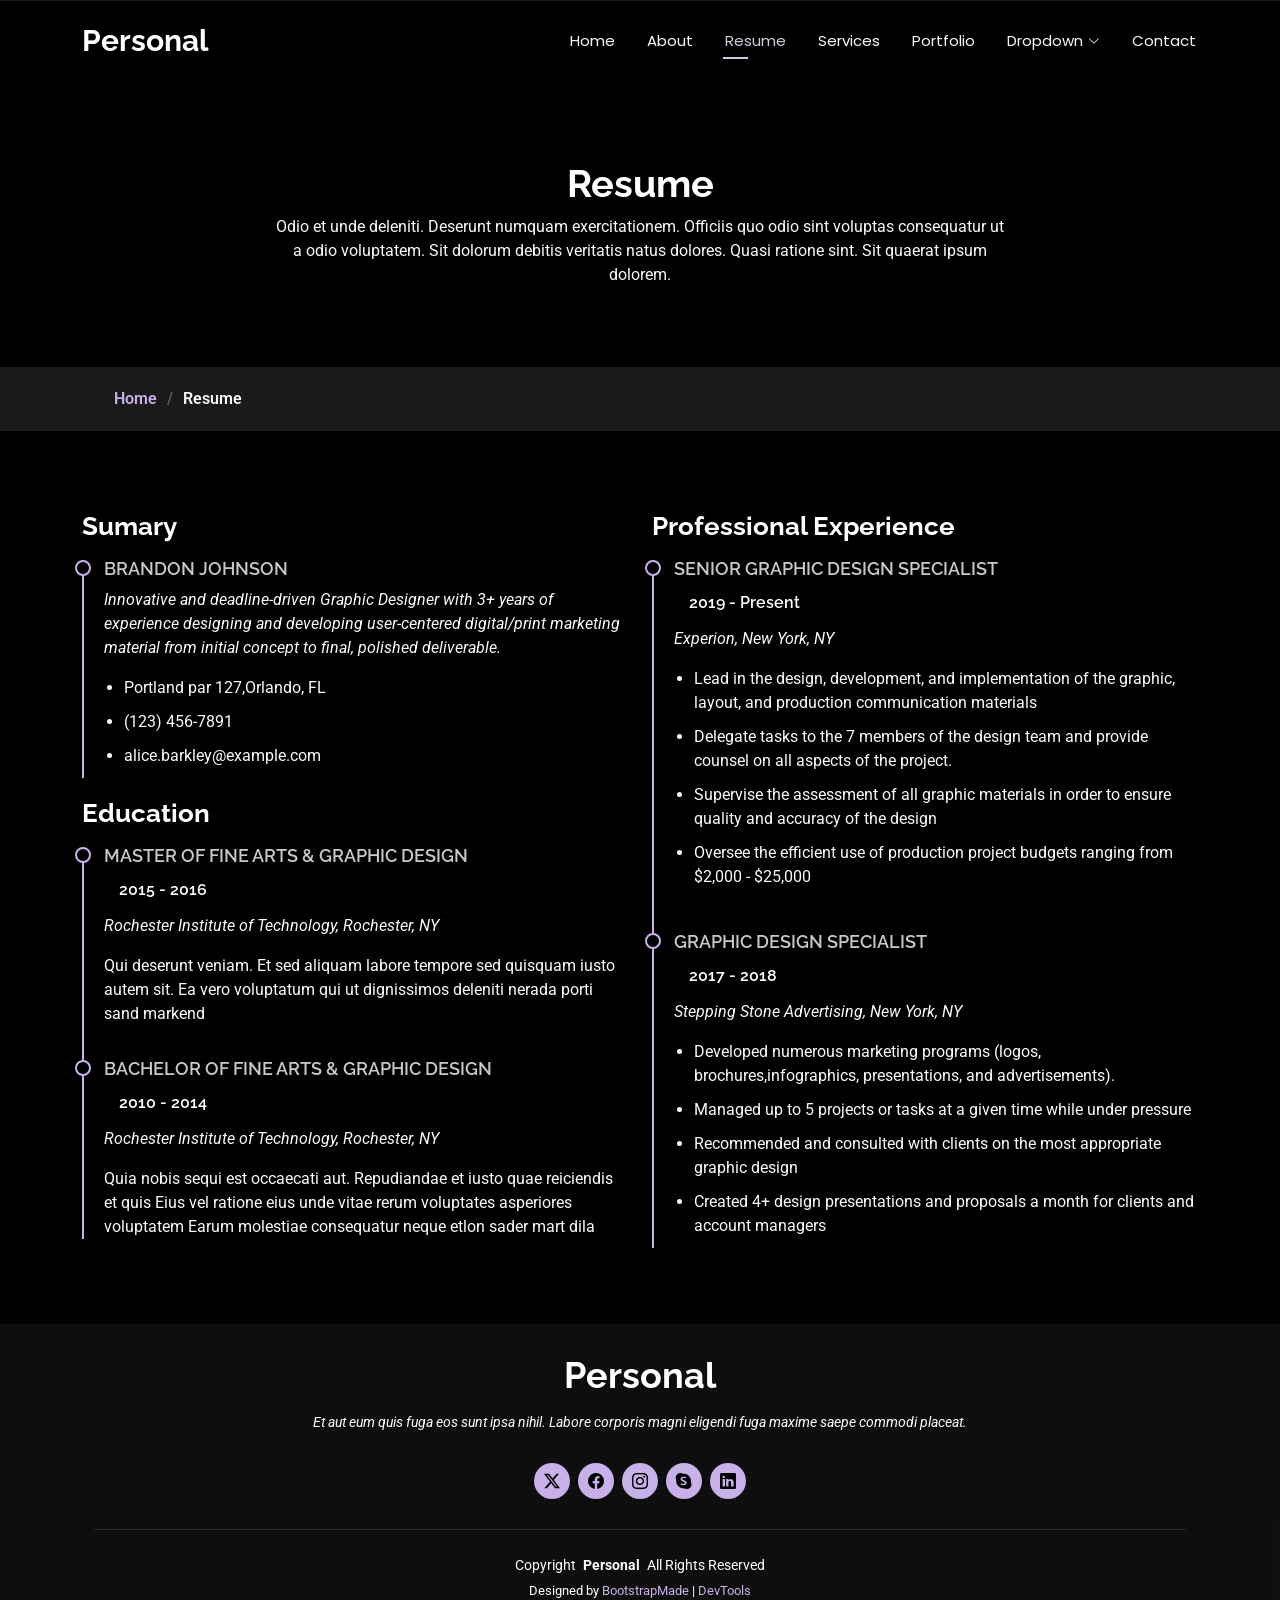
<file: resume.html>
<!DOCTYPE html>
<html lang="en">

<head>
  <meta charset="utf-8">
  <meta content="width=device-width, initial-scale=1.0" name="viewport">
  <title>Resume - Personal Bootstrap Template</title>
  <meta name="description" content="">
  <meta name="keywords" content="">

  <!-- Favicons -->
  <link href="assets/img/favicon.png" rel="icon">
  <link href="assets/img/apple-touch-icon.png" rel="apple-touch-icon">

  <!-- Fonts -->
  <link href="https://fonts.googleapis.com" rel="preconnect">
  <link href="https://fonts.gstatic.com" rel="preconnect" crossorigin>
  <link href="https://fonts.googleapis.com/css2?family=Roboto:ital,wght@0,100;0,300;0,400;0,500;0,700;0,900;1,100;1,300;1,400;1,500;1,700;1,900&family=Poppins:ital,wght@0,100;0,200;0,300;0,400;0,500;0,600;0,700;0,800;0,900;1,100;1,200;1,300;1,400;1,500;1,600;1,700;1,800;1,900&family=Raleway:ital,wght@0,100;0,200;0,300;0,400;0,500;0,600;0,700;0,800;0,900;1,100;1,200;1,300;1,400;1,500;1,600;1,700;1,800;1,900&display=swap" rel="stylesheet">

  <!-- Vendor CSS Files -->
  <link href="assets/vendor/bootstrap/css/bootstrap.min.css" rel="stylesheet">
  <link href="assets/vendor/bootstrap-icons/bootstrap-icons.css" rel="stylesheet">
  <link href="assets/vendor/aos/aos.css" rel="stylesheet">
  <link href="assets/vendor/swiper/swiper-bundle.min.css" rel="stylesheet">
  <link href="assets/vendor/glightbox/css/glightbox.min.css" rel="stylesheet">

  <!-- Main CSS File -->
  <link href="assets/css/main.css" rel="stylesheet">

  <!-- =======================================================
  * Template Name: Personal
  * Template URL: https://bootstrapmade.com/personal-free-resume-bootstrap-template/
  * Updated: Mar 05 2025 with Bootstrap v5.3.3
  * Author: BootstrapMade.com
  * License: https://bootstrapmade.com/license/
  ======================================================== -->
</head>

<body class="resume-page">

  <header id="header" class="header d-flex align-items-center fixed-top">
    <div class="container-fluid container-xl position-relative d-flex align-items-center justify-content-between">

      <a href="index.html" class="logo d-flex align-items-center">
        <!-- Uncomment the line below if you also wish to use an image logo -->
        <!-- <img src="assets/img/logo.webp" alt=""> -->
        <h1 class="sitename">Personal</h1>
      </a>

      <nav id="navmenu" class="navmenu">
        <ul>
          <li><a href="index.html">Home</a></li>
          <li><a href="about.html">About</a></li>
          <li><a href="resume.html" class="active">Resume</a></li>
          <li><a href="services.html">Services</a></li>
          <li><a href="portfolio.html">Portfolio</a></li>
          <li class="dropdown"><a href="#"><span>Dropdown</span> <i class="bi bi-chevron-down toggle-dropdown"></i></a>
            <ul>
              <li><a href="#">Dropdown 1</a></li>
              <li class="dropdown"><a href="#"><span>Deep Dropdown</span> <i class="bi bi-chevron-down toggle-dropdown"></i></a>
                <ul>
                  <li><a href="#">Deep Dropdown 1</a></li>
                  <li><a href="#">Deep Dropdown 2</a></li>
                  <li><a href="#">Deep Dropdown 3</a></li>
                  <li><a href="#">Deep Dropdown 4</a></li>
                  <li><a href="#">Deep Dropdown 5</a></li>
                </ul>
              </li>
              <li><a href="#">Dropdown 2</a></li>
              <li><a href="#">Dropdown 3</a></li>
              <li><a href="#">Dropdown 4</a></li>
            </ul>
          </li>
          <li><a href="contact.html">Contact</a></li>
        </ul>
        <i class="mobile-nav-toggle d-xl-none bi bi-list"></i>
      </nav>

    </div>
  </header>

  <main class="main">

    <!-- Page Title -->
    <div class="page-title" data-aos="fade">
      <div class="heading">
        <div class="container">
          <div class="row d-flex justify-content-center text-center">
            <div class="col-lg-8">
              <h1>Resume</h1>
              <p class="mb-0">Odio et unde deleniti. Deserunt numquam exercitationem. Officiis quo odio sint voluptas consequatur ut a odio voluptatem. Sit dolorum debitis veritatis natus dolores. Quasi ratione sint. Sit quaerat ipsum dolorem.</p>
            </div>
          </div>
        </div>
      </div>
      <nav class="breadcrumbs">
        <div class="container">
          <ol>
            <li><a href="index.html">Home</a></li>
            <li class="current">Resume</li>
          </ol>
        </div>
      </nav>
    </div><!-- End Page Title -->

    <!-- Resume Section -->
    <section id="resume" class="resume section">

      <div class="container">

        <div class="row">

          <div class="col-lg-6" data-aos="fade-up" data-aos-delay="100">
            <h3 class="resume-title">Sumary</h3>

            <div class="resume-item pb-0">
              <h4>Brandon Johnson</h4>
              <p><em>Innovative and deadline-driven Graphic Designer with 3+ years of experience designing and developing user-centered digital/print marketing material from initial concept to final, polished deliverable.</em></p>
              <ul>
                <li>Portland par 127,Orlando, FL</li>
                <li>(123) 456-7891</li>
                <li>alice.barkley@example.com</li>
              </ul>
            </div><!-- Edn Resume Item -->

            <h3 class="resume-title">Education</h3>
            <div class="resume-item">
              <h4>Master of Fine Arts &amp; Graphic Design</h4>
              <h5>2015 - 2016</h5>
              <p><em>Rochester Institute of Technology, Rochester, NY</em></p>
              <p>Qui deserunt veniam. Et sed aliquam labore tempore sed quisquam iusto autem sit. Ea vero voluptatum qui ut dignissimos deleniti nerada porti sand markend</p>
            </div><!-- Edn Resume Item -->

            <div class="resume-item">
              <h4>Bachelor of Fine Arts &amp; Graphic Design</h4>
              <h5>2010 - 2014</h5>
              <p><em>Rochester Institute of Technology, Rochester, NY</em></p>
              <p>Quia nobis sequi est occaecati aut. Repudiandae et iusto quae reiciendis et quis Eius vel ratione eius unde vitae rerum voluptates asperiores voluptatem Earum molestiae consequatur neque etlon sader mart dila</p>
            </div><!-- Edn Resume Item -->

          </div>

          <div class="col-lg-6" data-aos="fade-up" data-aos-delay="200">
            <h3 class="resume-title">Professional Experience</h3>
            <div class="resume-item">
              <h4>Senior graphic design specialist</h4>
              <h5>2019 - Present</h5>
              <p><em>Experion, New York, NY </em></p>
              <ul>
                <li>Lead in the design, development, and implementation of the graphic, layout, and production communication materials</li>
                <li>Delegate tasks to the 7 members of the design team and provide counsel on all aspects of the project. </li>
                <li>Supervise the assessment of all graphic materials in order to ensure quality and accuracy of the design</li>
                <li>Oversee the efficient use of production project budgets ranging from $2,000 - $25,000</li>
              </ul>
            </div><!-- Edn Resume Item -->

            <div class="resume-item">
              <h4>Graphic design specialist</h4>
              <h5>2017 - 2018</h5>
              <p><em>Stepping Stone Advertising, New York, NY</em></p>
              <ul>
                <li>Developed numerous marketing programs (logos, brochures,infographics, presentations, and advertisements).</li>
                <li>Managed up to 5 projects or tasks at a given time while under pressure</li>
                <li>Recommended and consulted with clients on the most appropriate graphic design</li>
                <li>Created 4+ design presentations and proposals a month for clients and account managers</li>
              </ul>
            </div><!-- Edn Resume Item -->

          </div>

        </div>

      </div>

    </section><!-- /Resume Section -->

  </main>

  <footer id="footer" class="footer dark-background">
    <div class="container">
      <h3 class="sitename">Personal</h3>
      <p>Et aut eum quis fuga eos sunt ipsa nihil. Labore corporis magni eligendi fuga maxime saepe commodi placeat.</p>
      <div class="social-links d-flex justify-content-center">
        <a href=""><i class="bi bi-twitter-x"></i></a>
        <a href=""><i class="bi bi-facebook"></i></a>
        <a href=""><i class="bi bi-instagram"></i></a>
        <a href=""><i class="bi bi-skype"></i></a>
        <a href=""><i class="bi bi-linkedin"></i></a>
      </div>
      <div class="container">
        <div class="copyright">
          <span>Copyright</span> <strong class="px-1 sitename">Personal</strong> <span>All Rights Reserved</span>
        </div>
        <div class="credits">
          <!-- All the links in the footer should remain intact. -->
          <!-- You can delete the links only if you've purchased the pro version. -->
          <!-- Licensing information: https://bootstrapmade.com/license/ -->
          <!-- Purchase the pro version with working PHP/AJAX contact form: [buy-url] -->
          Designed by <a href="https://bootstrapmade.com/">BootstrapMade</a> | <a href="https://bootstrapmade.com/tools/">DevTools</a>
        </div>
      </div>
    </div>
  </footer>

  <!-- Scroll Top -->
  <a href="#" id="scroll-top" class="scroll-top d-flex align-items-center justify-content-center"><i class="bi bi-arrow-up-short"></i></a>

  <!-- Preloader -->
  <div id="preloader"></div>

  <!-- Vendor JS Files -->
  <script src="assets/vendor/bootstrap/js/bootstrap.bundle.min.js"></script>
  <script src="assets/vendor/php-email-form/validate.js"></script>
  <script src="assets/vendor/aos/aos.js"></script>
  <script src="assets/vendor/typed.js/typed.umd.js"></script>
  <script src="assets/vendor/purecounter/purecounter_vanilla.js"></script>
  <script src="assets/vendor/waypoints/noframework.waypoints.js"></script>
  <script src="assets/vendor/swiper/swiper-bundle.min.js"></script>
  <script src="assets/vendor/glightbox/js/glightbox.min.js"></script>
  <script src="assets/vendor/imagesloaded/imagesloaded.pkgd.min.js"></script>
  <script src="assets/vendor/isotope-layout/isotope.pkgd.min.js"></script>

  <!-- Main JS File -->
  <script src="assets/js/main.js"></script>

</body>

</html>
</file>
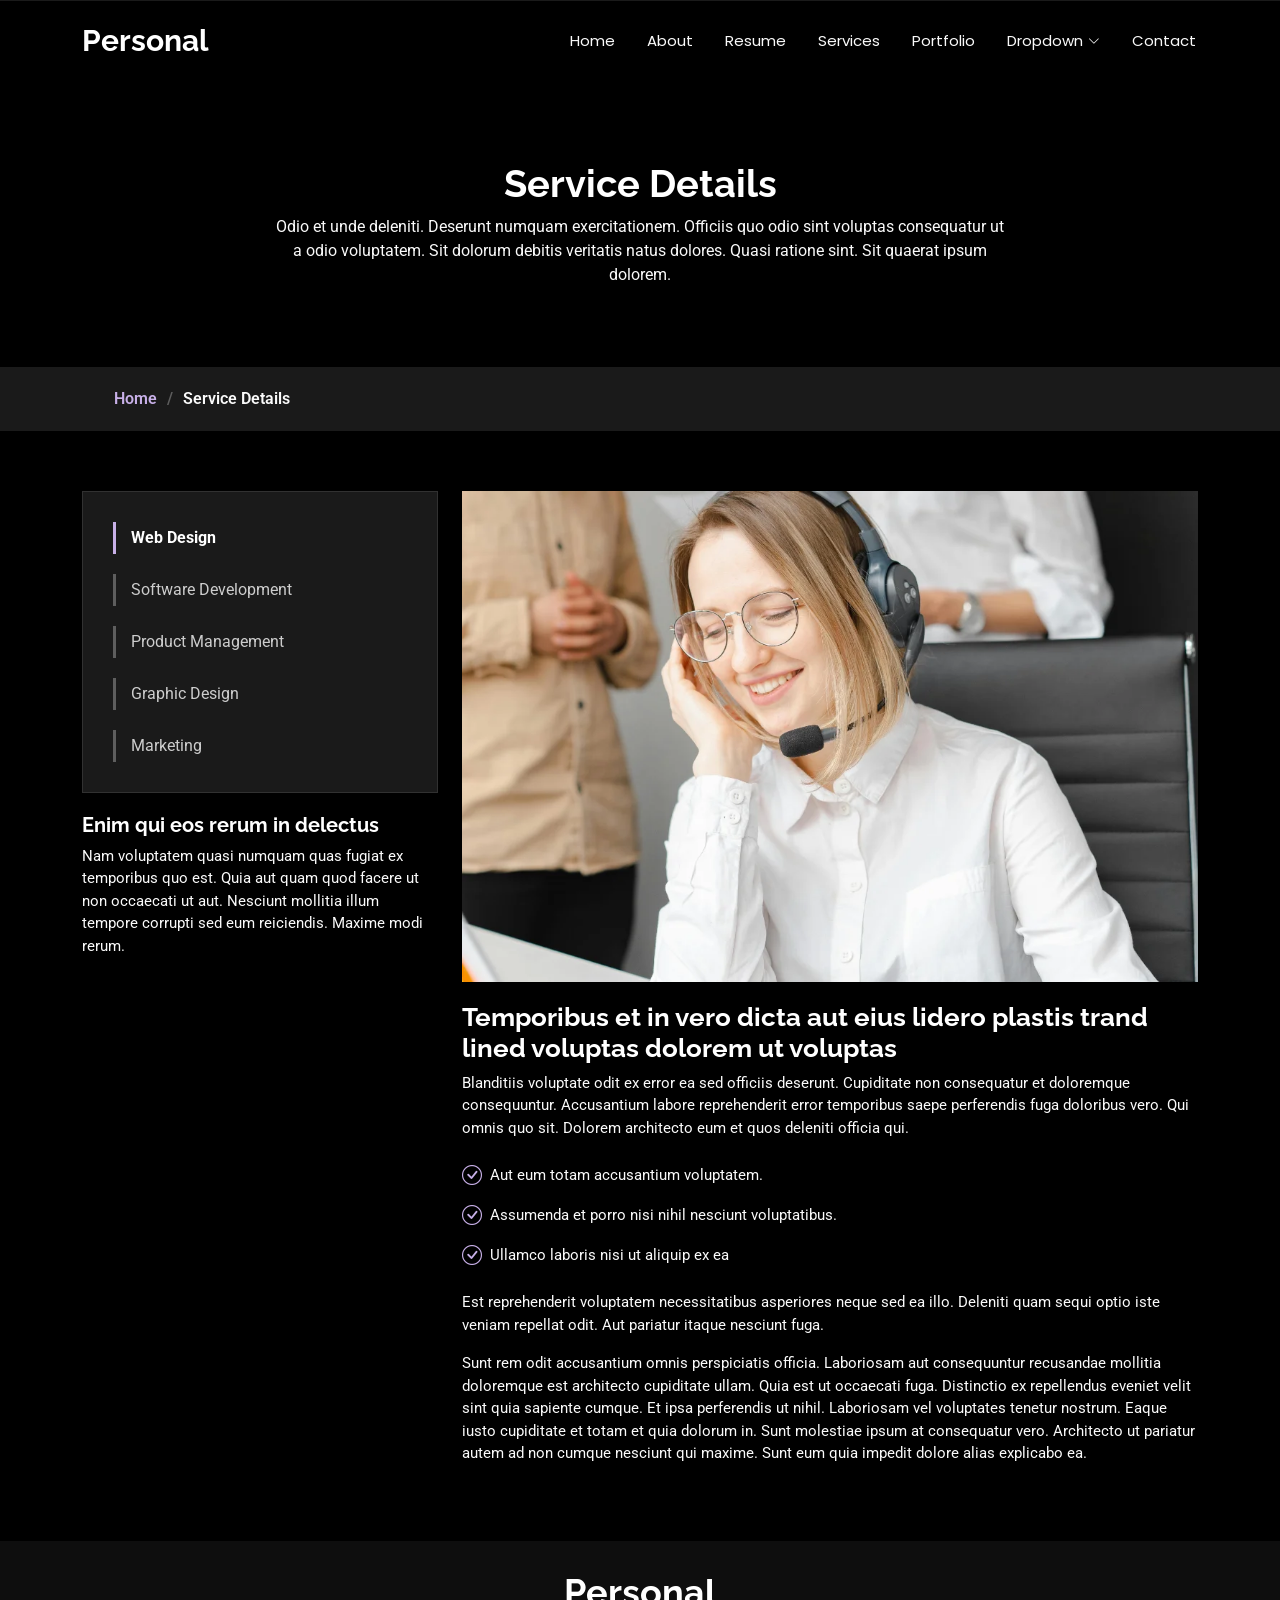
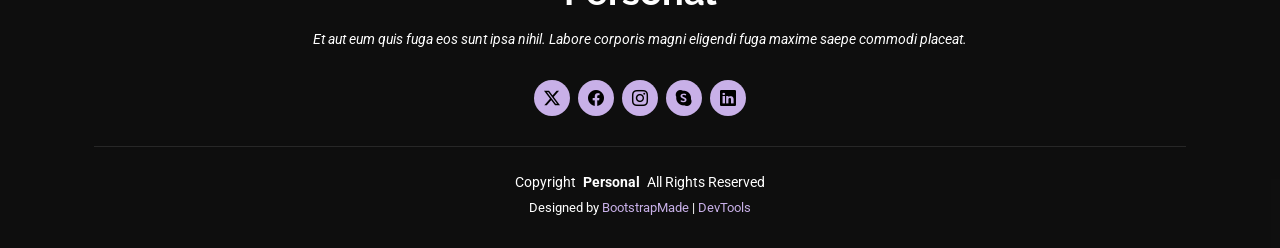
<file: service-details.html>
<!DOCTYPE html>
<html lang="en">

<head>
  <meta charset="utf-8">
  <meta content="width=device-width, initial-scale=1.0" name="viewport">
  <title>Service Details - Personal Bootstrap Template</title>
  <meta name="description" content="">
  <meta name="keywords" content="">

  <!-- Favicons -->
  <link href="assets/img/favicon.png" rel="icon">
  <link href="assets/img/apple-touch-icon.png" rel="apple-touch-icon">

  <!-- Fonts -->
  <link href="https://fonts.googleapis.com" rel="preconnect">
  <link href="https://fonts.gstatic.com" rel="preconnect" crossorigin>
  <link href="https://fonts.googleapis.com/css2?family=Roboto:ital,wght@0,100;0,300;0,400;0,500;0,700;0,900;1,100;1,300;1,400;1,500;1,700;1,900&family=Poppins:ital,wght@0,100;0,200;0,300;0,400;0,500;0,600;0,700;0,800;0,900;1,100;1,200;1,300;1,400;1,500;1,600;1,700;1,800;1,900&family=Raleway:ital,wght@0,100;0,200;0,300;0,400;0,500;0,600;0,700;0,800;0,900;1,100;1,200;1,300;1,400;1,500;1,600;1,700;1,800;1,900&display=swap" rel="stylesheet">

  <!-- Vendor CSS Files -->
  <link href="assets/vendor/bootstrap/css/bootstrap.min.css" rel="stylesheet">
  <link href="assets/vendor/bootstrap-icons/bootstrap-icons.css" rel="stylesheet">
  <link href="assets/vendor/aos/aos.css" rel="stylesheet">
  <link href="assets/vendor/swiper/swiper-bundle.min.css" rel="stylesheet">
  <link href="assets/vendor/glightbox/css/glightbox.min.css" rel="stylesheet">

  <!-- Main CSS File -->
  <link href="assets/css/main.css" rel="stylesheet">

  <!-- =======================================================
  * Template Name: Personal
  * Template URL: https://bootstrapmade.com/personal-free-resume-bootstrap-template/
  * Updated: Mar 05 2025 with Bootstrap v5.3.3
  * Author: BootstrapMade.com
  * License: https://bootstrapmade.com/license/
  ======================================================== -->
</head>

<body class="service-details-page">

  <header id="header" class="header d-flex align-items-center fixed-top">
    <div class="container-fluid container-xl position-relative d-flex align-items-center justify-content-between">

      <a href="index.html" class="logo d-flex align-items-center">
        <!-- Uncomment the line below if you also wish to use an image logo -->
        <!-- <img src="assets/img/logo.webp" alt=""> -->
        <h1 class="sitename">Personal</h1>
      </a>

      <nav id="navmenu" class="navmenu">
        <ul>
          <li><a href="index.html">Home</a></li>
          <li><a href="about.html">About</a></li>
          <li><a href="resume.html">Resume</a></li>
          <li><a href="services.html">Services</a></li>
          <li><a href="portfolio.html">Portfolio</a></li>
          <li class="dropdown"><a href="#"><span>Dropdown</span> <i class="bi bi-chevron-down toggle-dropdown"></i></a>
            <ul>
              <li><a href="#">Dropdown 1</a></li>
              <li class="dropdown"><a href="#"><span>Deep Dropdown</span> <i class="bi bi-chevron-down toggle-dropdown"></i></a>
                <ul>
                  <li><a href="#">Deep Dropdown 1</a></li>
                  <li><a href="#">Deep Dropdown 2</a></li>
                  <li><a href="#">Deep Dropdown 3</a></li>
                  <li><a href="#">Deep Dropdown 4</a></li>
                  <li><a href="#">Deep Dropdown 5</a></li>
                </ul>
              </li>
              <li><a href="#">Dropdown 2</a></li>
              <li><a href="#">Dropdown 3</a></li>
              <li><a href="#">Dropdown 4</a></li>
            </ul>
          </li>
          <li><a href="contact.html">Contact</a></li>
        </ul>
        <i class="mobile-nav-toggle d-xl-none bi bi-list"></i>
      </nav>

    </div>
  </header>

  <main class="main">

    <!-- Page Title -->
    <div class="page-title" data-aos="fade">
      <div class="heading">
        <div class="container">
          <div class="row d-flex justify-content-center text-center">
            <div class="col-lg-8">
              <h1>Service Details</h1>
              <p class="mb-0">Odio et unde deleniti. Deserunt numquam exercitationem. Officiis quo odio sint voluptas consequatur ut a odio voluptatem. Sit dolorum debitis veritatis natus dolores. Quasi ratione sint. Sit quaerat ipsum dolorem.</p>
            </div>
          </div>
        </div>
      </div>
      <nav class="breadcrumbs">
        <div class="container">
          <ol>
            <li><a href="index.html">Home</a></li>
            <li class="current">Service Details</li>
          </ol>
        </div>
      </nav>
    </div><!-- End Page Title -->

    <!-- Service Details Section -->
    <section id="service-details" class="service-details section">

      <div class="container">

        <div class="row gy-4">

          <div class="col-lg-4" data-aos="fade-up" data-aos-delay="100">
            <div class="services-list">
              <a href="#" class="active">Web Design</a>
              <a href="#">Software Development</a>
              <a href="#">Product Management</a>
              <a href="#">Graphic Design</a>
              <a href="#">Marketing</a>
            </div>

            <h4>Enim qui eos rerum in delectus</h4>
            <p>Nam voluptatem quasi numquam quas fugiat ex temporibus quo est. Quia aut quam quod facere ut non occaecati ut aut. Nesciunt mollitia illum tempore corrupti sed eum reiciendis. Maxime modi rerum.</p>
          </div>

          <div class="col-lg-8" data-aos="fade-up" data-aos-delay="200">
            <img src="assets/img/services/services-4.webp" alt="" class="img-fluid services-img">
            <h3>Temporibus et in vero dicta aut eius lidero plastis trand lined voluptas dolorem ut voluptas</h3>
            <p>
              Blanditiis voluptate odit ex error ea sed officiis deserunt. Cupiditate non consequatur et doloremque consequuntur. Accusantium labore reprehenderit error temporibus saepe perferendis fuga doloribus vero. Qui omnis quo sit. Dolorem architecto eum et quos deleniti officia qui.
            </p>
            <ul>
              <li><i class="bi bi-check-circle"></i> <span>Aut eum totam accusantium voluptatem.</span></li>
              <li><i class="bi bi-check-circle"></i> <span>Assumenda et porro nisi nihil nesciunt voluptatibus.</span></li>
              <li><i class="bi bi-check-circle"></i> <span>Ullamco laboris nisi ut aliquip ex ea</span></li>
            </ul>
            <p>
              Est reprehenderit voluptatem necessitatibus asperiores neque sed ea illo. Deleniti quam sequi optio iste veniam repellat odit. Aut pariatur itaque nesciunt fuga.
            </p>
            <p>
              Sunt rem odit accusantium omnis perspiciatis officia. Laboriosam aut consequuntur recusandae mollitia doloremque est architecto cupiditate ullam. Quia est ut occaecati fuga. Distinctio ex repellendus eveniet velit sint quia sapiente cumque. Et ipsa perferendis ut nihil. Laboriosam vel voluptates tenetur nostrum. Eaque iusto cupiditate et totam et quia dolorum in. Sunt molestiae ipsum at consequatur vero. Architecto ut pariatur autem ad non cumque nesciunt qui maxime. Sunt eum quia impedit dolore alias explicabo ea.
            </p>
          </div>

        </div>

      </div>

    </section><!-- /Service Details Section -->

  </main>

  <footer id="footer" class="footer dark-background">
    <div class="container">
      <h3 class="sitename">Personal</h3>
      <p>Et aut eum quis fuga eos sunt ipsa nihil. Labore corporis magni eligendi fuga maxime saepe commodi placeat.</p>
      <div class="social-links d-flex justify-content-center">
        <a href=""><i class="bi bi-twitter-x"></i></a>
        <a href=""><i class="bi bi-facebook"></i></a>
        <a href=""><i class="bi bi-instagram"></i></a>
        <a href=""><i class="bi bi-skype"></i></a>
        <a href=""><i class="bi bi-linkedin"></i></a>
      </div>
      <div class="container">
        <div class="copyright">
          <span>Copyright</span> <strong class="px-1 sitename">Personal</strong> <span>All Rights Reserved</span>
        </div>
        <div class="credits">
          <!-- All the links in the footer should remain intact. -->
          <!-- You can delete the links only if you've purchased the pro version. -->
          <!-- Licensing information: https://bootstrapmade.com/license/ -->
          <!-- Purchase the pro version with working PHP/AJAX contact form: [buy-url] -->
          Designed by <a href="https://bootstrapmade.com/">BootstrapMade</a> | <a href="https://bootstrapmade.com/tools/">DevTools</a>
        </div>
      </div>
    </div>
  </footer>

  <!-- Scroll Top -->
  <a href="#" id="scroll-top" class="scroll-top d-flex align-items-center justify-content-center"><i class="bi bi-arrow-up-short"></i></a>

  <!-- Preloader -->
  <div id="preloader"></div>

  <!-- Vendor JS Files -->
  <script src="assets/vendor/bootstrap/js/bootstrap.bundle.min.js"></script>
  <script src="assets/vendor/php-email-form/validate.js"></script>
  <script src="assets/vendor/aos/aos.js"></script>
  <script src="assets/vendor/typed.js/typed.umd.js"></script>
  <script src="assets/vendor/purecounter/purecounter_vanilla.js"></script>
  <script src="assets/vendor/waypoints/noframework.waypoints.js"></script>
  <script src="assets/vendor/swiper/swiper-bundle.min.js"></script>
  <script src="assets/vendor/glightbox/js/glightbox.min.js"></script>
  <script src="assets/vendor/imagesloaded/imagesloaded.pkgd.min.js"></script>
  <script src="assets/vendor/isotope-layout/isotope.pkgd.min.js"></script>

  <!-- Main JS File -->
  <script src="assets/js/main.js"></script>

</body>

</html>
</file>
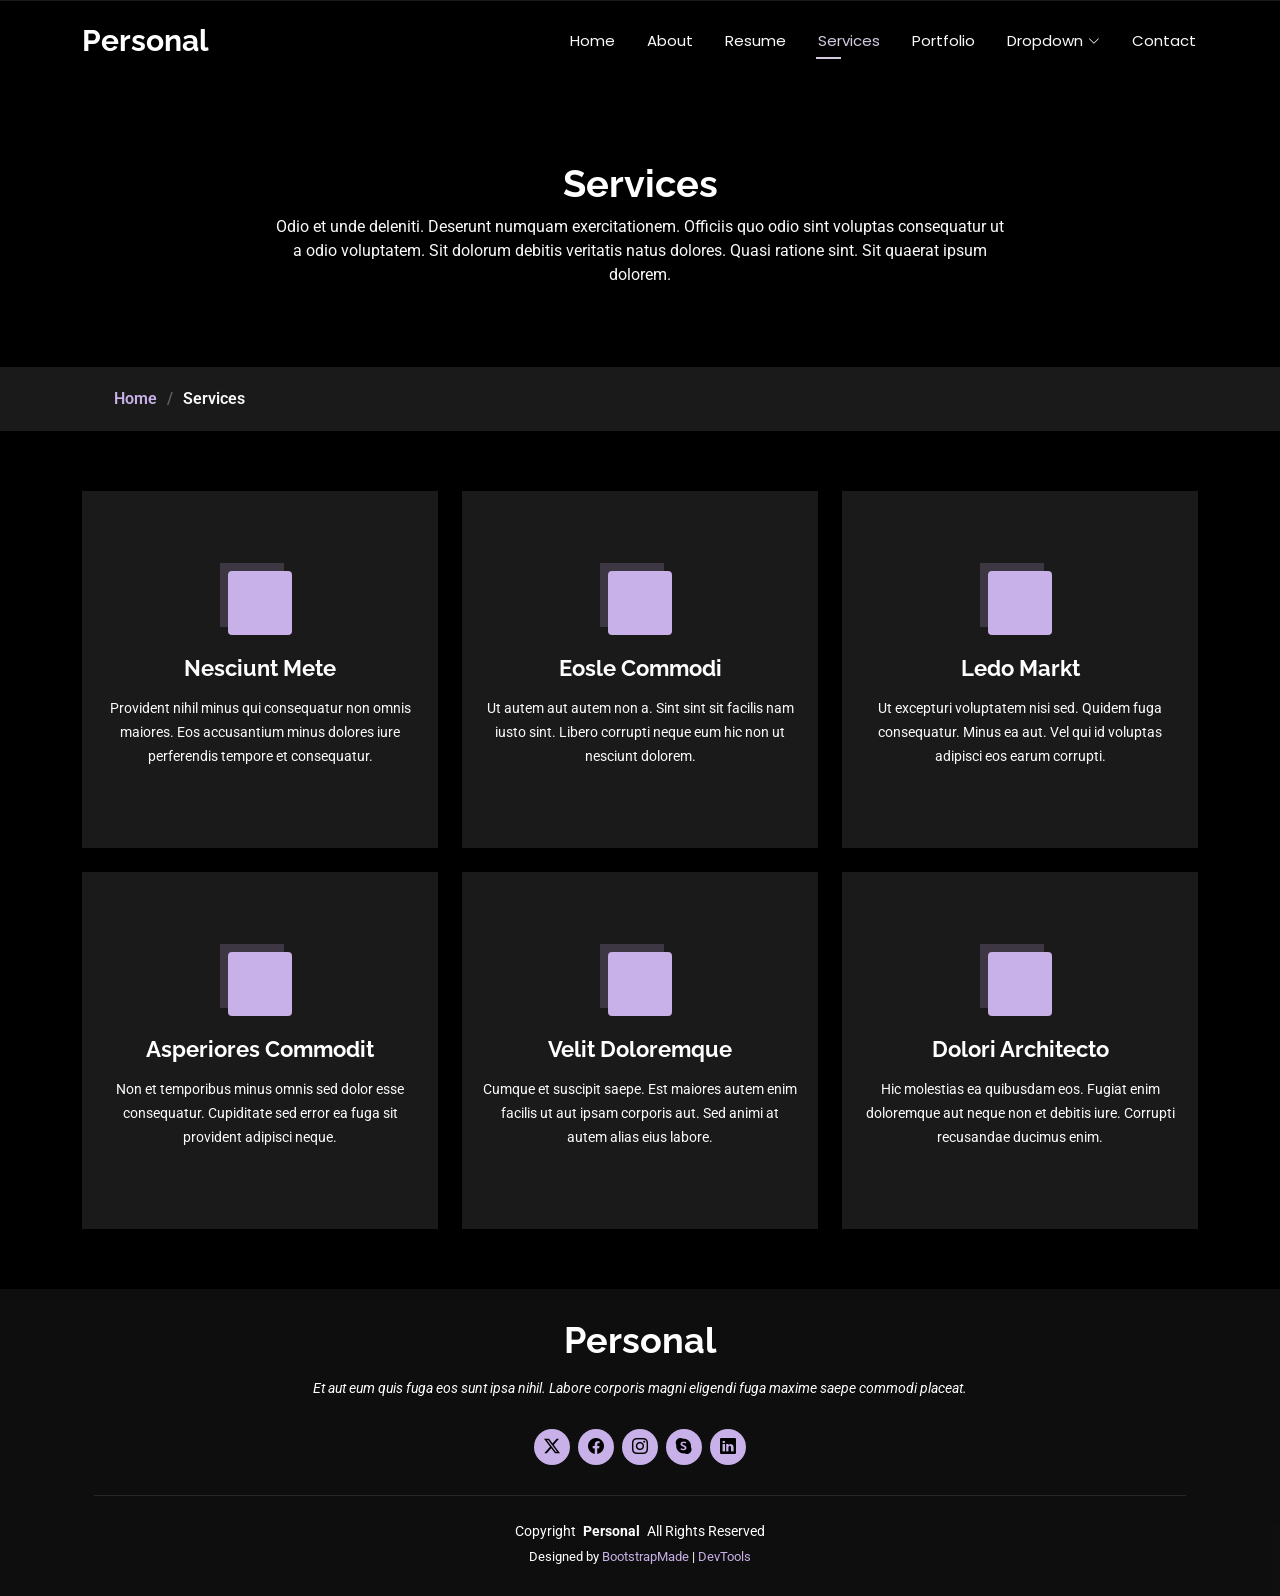
<file: services.html>
<!DOCTYPE html>
<html lang="en">

<head>
  <meta charset="utf-8">
  <meta content="width=device-width, initial-scale=1.0" name="viewport">
  <title>Services - Personal Bootstrap Template</title>
  <meta name="description" content="">
  <meta name="keywords" content="">

  <!-- Favicons -->
  <link href="assets/img/favicon.png" rel="icon">
  <link href="assets/img/apple-touch-icon.png" rel="apple-touch-icon">

  <!-- Fonts -->
  <link href="https://fonts.googleapis.com" rel="preconnect">
  <link href="https://fonts.gstatic.com" rel="preconnect" crossorigin>
  <link href="https://fonts.googleapis.com/css2?family=Roboto:ital,wght@0,100;0,300;0,400;0,500;0,700;0,900;1,100;1,300;1,400;1,500;1,700;1,900&family=Poppins:ital,wght@0,100;0,200;0,300;0,400;0,500;0,600;0,700;0,800;0,900;1,100;1,200;1,300;1,400;1,500;1,600;1,700;1,800;1,900&family=Raleway:ital,wght@0,100;0,200;0,300;0,400;0,500;0,600;0,700;0,800;0,900;1,100;1,200;1,300;1,400;1,500;1,600;1,700;1,800;1,900&display=swap" rel="stylesheet">

  <!-- Vendor CSS Files -->
  <link href="assets/vendor/bootstrap/css/bootstrap.min.css" rel="stylesheet">
  <link href="assets/vendor/bootstrap-icons/bootstrap-icons.css" rel="stylesheet">
  <link href="assets/vendor/aos/aos.css" rel="stylesheet">
  <link href="assets/vendor/swiper/swiper-bundle.min.css" rel="stylesheet">
  <link href="assets/vendor/glightbox/css/glightbox.min.css" rel="stylesheet">

  <!-- Main CSS File -->
  <link href="assets/css/main.css" rel="stylesheet">

  <!-- =======================================================
  * Template Name: Personal
  * Template URL: https://bootstrapmade.com/personal-free-resume-bootstrap-template/
  * Updated: Mar 05 2025 with Bootstrap v5.3.3
  * Author: BootstrapMade.com
  * License: https://bootstrapmade.com/license/
  ======================================================== -->
</head>

<body class="services-page">

  <header id="header" class="header d-flex align-items-center fixed-top">
    <div class="container-fluid container-xl position-relative d-flex align-items-center justify-content-between">

      <a href="index.html" class="logo d-flex align-items-center">
        <!-- Uncomment the line below if you also wish to use an image logo -->
        <!-- <img src="assets/img/logo.webp" alt=""> -->
        <h1 class="sitename">Personal</h1>
      </a>

      <nav id="navmenu" class="navmenu">
        <ul>
          <li><a href="index.html">Home</a></li>
          <li><a href="about.html">About</a></li>
          <li><a href="resume.html">Resume</a></li>
          <li><a href="services.html" class="active">Services</a></li>
          <li><a href="portfolio.html">Portfolio</a></li>
          <li class="dropdown"><a href="#"><span>Dropdown</span> <i class="bi bi-chevron-down toggle-dropdown"></i></a>
            <ul>
              <li><a href="#">Dropdown 1</a></li>
              <li class="dropdown"><a href="#"><span>Deep Dropdown</span> <i class="bi bi-chevron-down toggle-dropdown"></i></a>
                <ul>
                  <li><a href="#">Deep Dropdown 1</a></li>
                  <li><a href="#">Deep Dropdown 2</a></li>
                  <li><a href="#">Deep Dropdown 3</a></li>
                  <li><a href="#">Deep Dropdown 4</a></li>
                  <li><a href="#">Deep Dropdown 5</a></li>
                </ul>
              </li>
              <li><a href="#">Dropdown 2</a></li>
              <li><a href="#">Dropdown 3</a></li>
              <li><a href="#">Dropdown 4</a></li>
            </ul>
          </li>
          <li><a href="contact.html">Contact</a></li>
        </ul>
        <i class="mobile-nav-toggle d-xl-none bi bi-list"></i>
      </nav>

    </div>
  </header>

  <main class="main">

    <!-- Page Title -->
    <div class="page-title" data-aos="fade">
      <div class="heading">
        <div class="container">
          <div class="row d-flex justify-content-center text-center">
            <div class="col-lg-8">
              <h1>Services</h1>
              <p class="mb-0">Odio et unde deleniti. Deserunt numquam exercitationem. Officiis quo odio sint voluptas consequatur ut a odio voluptatem. Sit dolorum debitis veritatis natus dolores. Quasi ratione sint. Sit quaerat ipsum dolorem.</p>
            </div>
          </div>
        </div>
      </div>
      <nav class="breadcrumbs">
        <div class="container">
          <ol>
            <li><a href="index.html">Home</a></li>
            <li class="current">Services</li>
          </ol>
        </div>
      </nav>
    </div><!-- End Page Title -->

    <!-- Services Section -->
    <section id="services" class="services section">

      <div class="container">

        <div class="row gy-4">

          <div class="col-lg-4 col-md-6" data-aos="fade-up" data-aos-delay="100">
            <div class="service-item  position-relative">
              <div class="icon">
                <i class="bi bi-activity"></i>
              </div>
              <a href="service-details.html" class="stretched-link">
                <h3>Nesciunt Mete</h3>
              </a>
              <p>Provident nihil minus qui consequatur non omnis maiores. Eos accusantium minus dolores iure perferendis tempore et consequatur.</p>
            </div>
          </div><!-- End Service Item -->

          <div class="col-lg-4 col-md-6" data-aos="fade-up" data-aos-delay="200">
            <div class="service-item position-relative">
              <div class="icon">
                <i class="bi bi-broadcast"></i>
              </div>
              <a href="service-details.html" class="stretched-link">
                <h3>Eosle Commodi</h3>
              </a>
              <p>Ut autem aut autem non a. Sint sint sit facilis nam iusto sint. Libero corrupti neque eum hic non ut nesciunt dolorem.</p>
            </div>
          </div><!-- End Service Item -->

          <div class="col-lg-4 col-md-6" data-aos="fade-up" data-aos-delay="300">
            <div class="service-item position-relative">
              <div class="icon">
                <i class="bi bi-easel"></i>
              </div>
              <a href="service-details.html" class="stretched-link">
                <h3>Ledo Markt</h3>
              </a>
              <p>Ut excepturi voluptatem nisi sed. Quidem fuga consequatur. Minus ea aut. Vel qui id voluptas adipisci eos earum corrupti.</p>
            </div>
          </div><!-- End Service Item -->

          <div class="col-lg-4 col-md-6" data-aos="fade-up" data-aos-delay="400">
            <div class="service-item position-relative">
              <div class="icon">
                <i class="bi bi-bounding-box-circles"></i>
              </div>
              <a href="service-details.html" class="stretched-link">
                <h3>Asperiores Commodit</h3>
              </a>
              <p>Non et temporibus minus omnis sed dolor esse consequatur. Cupiditate sed error ea fuga sit provident adipisci neque.</p>
              <a href="service-details.html" class="stretched-link"></a>
            </div>
          </div><!-- End Service Item -->

          <div class="col-lg-4 col-md-6" data-aos="fade-up" data-aos-delay="500">
            <div class="service-item position-relative">
              <div class="icon">
                <i class="bi bi-calendar4-week"></i>
              </div>
              <a href="service-details.html" class="stretched-link">
                <h3>Velit Doloremque</h3>
              </a>
              <p>Cumque et suscipit saepe. Est maiores autem enim facilis ut aut ipsam corporis aut. Sed animi at autem alias eius labore.</p>
              <a href="service-details.html" class="stretched-link"></a>
            </div>
          </div><!-- End Service Item -->

          <div class="col-lg-4 col-md-6" data-aos="fade-up" data-aos-delay="600">
            <div class="service-item position-relative">
              <div class="icon">
                <i class="bi bi-chat-square-text"></i>
              </div>
              <a href="service-details.html" class="stretched-link">
                <h3>Dolori Architecto</h3>
              </a>
              <p>Hic molestias ea quibusdam eos. Fugiat enim doloremque aut neque non et debitis iure. Corrupti recusandae ducimus enim.</p>
              <a href="service-details.html" class="stretched-link"></a>
            </div>
          </div><!-- End Service Item -->

        </div>

      </div>

    </section><!-- /Services Section -->

  </main>

  <footer id="footer" class="footer dark-background">
    <div class="container">
      <h3 class="sitename">Personal</h3>
      <p>Et aut eum quis fuga eos sunt ipsa nihil. Labore corporis magni eligendi fuga maxime saepe commodi placeat.</p>
      <div class="social-links d-flex justify-content-center">
        <a href=""><i class="bi bi-twitter-x"></i></a>
        <a href=""><i class="bi bi-facebook"></i></a>
        <a href=""><i class="bi bi-instagram"></i></a>
        <a href=""><i class="bi bi-skype"></i></a>
        <a href=""><i class="bi bi-linkedin"></i></a>
      </div>
      <div class="container">
        <div class="copyright">
          <span>Copyright</span> <strong class="px-1 sitename">Personal</strong> <span>All Rights Reserved</span>
        </div>
        <div class="credits">
          <!-- All the links in the footer should remain intact. -->
          <!-- You can delete the links only if you've purchased the pro version. -->
          <!-- Licensing information: https://bootstrapmade.com/license/ -->
          <!-- Purchase the pro version with working PHP/AJAX contact form: [buy-url] -->
          Designed by <a href="https://bootstrapmade.com/">BootstrapMade</a> | <a href="https://bootstrapmade.com/tools/">DevTools</a>
        </div>
      </div>
    </div>
  </footer>

  <!-- Scroll Top -->
  <a href="#" id="scroll-top" class="scroll-top d-flex align-items-center justify-content-center"><i class="bi bi-arrow-up-short"></i></a>

  <!-- Preloader -->
  <div id="preloader"></div>

  <!-- Vendor JS Files -->
  <script src="assets/vendor/bootstrap/js/bootstrap.bundle.min.js"></script>
  <script src="assets/vendor/php-email-form/validate.js"></script>
  <script src="assets/vendor/aos/aos.js"></script>
  <script src="assets/vendor/typed.js/typed.umd.js"></script>
  <script src="assets/vendor/purecounter/purecounter_vanilla.js"></script>
  <script src="assets/vendor/waypoints/noframework.waypoints.js"></script>
  <script src="assets/vendor/swiper/swiper-bundle.min.js"></script>
  <script src="assets/vendor/glightbox/js/glightbox.min.js"></script>
  <script src="assets/vendor/imagesloaded/imagesloaded.pkgd.min.js"></script>
  <script src="assets/vendor/isotope-layout/isotope.pkgd.min.js"></script>

  <!-- Main JS File -->
  <script src="assets/js/main.js"></script>

</body>

</html>
</file>
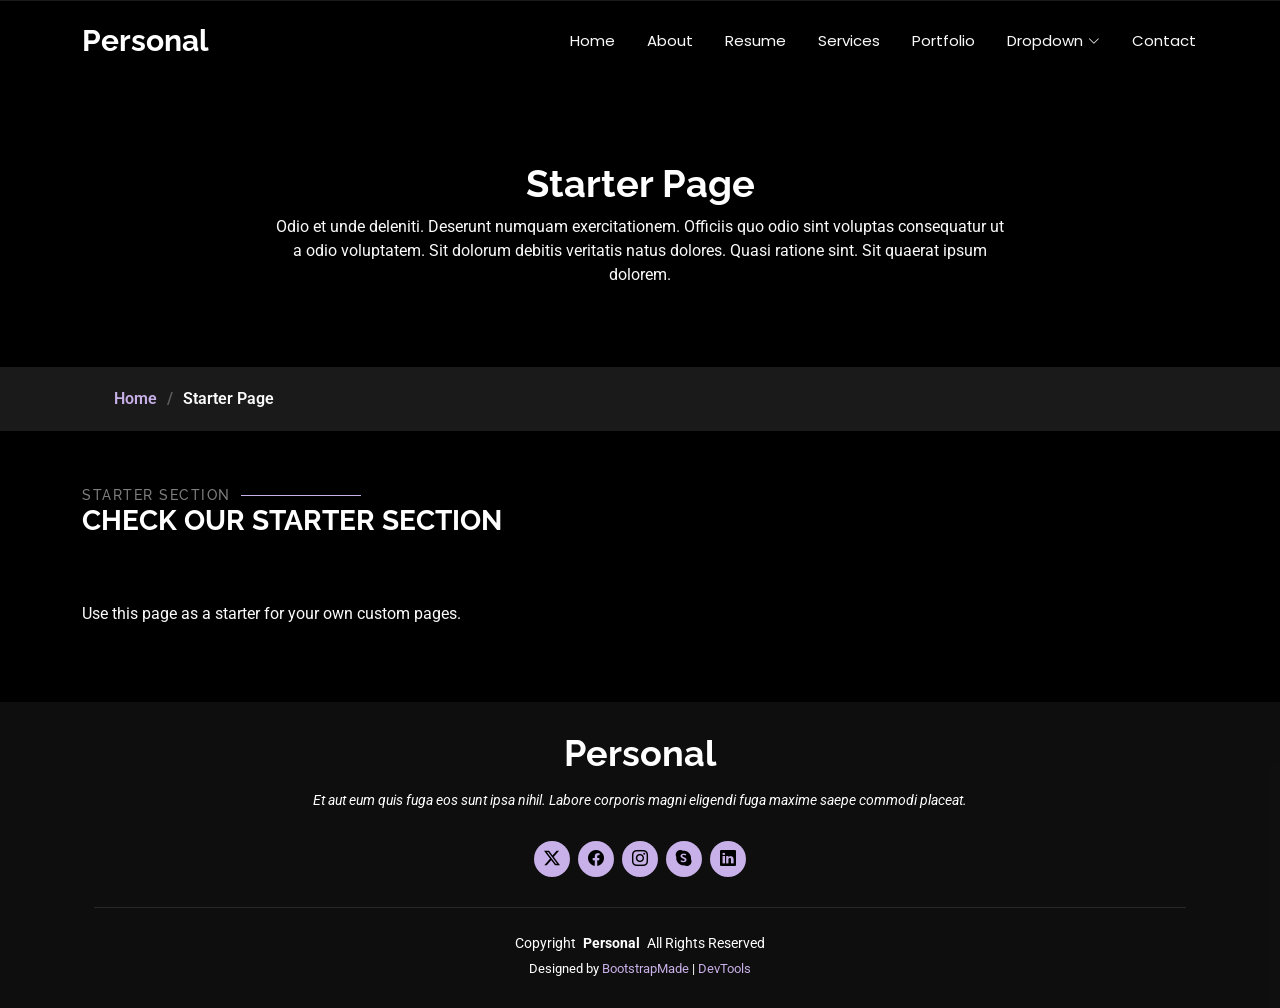
<file: starter-page.html>
<!DOCTYPE html>
<html lang="en">

<head>
  <meta charset="utf-8">
  <meta content="width=device-width, initial-scale=1.0" name="viewport">
  <title>Starter Page - Personal Bootstrap Template</title>
  <meta name="description" content="">
  <meta name="keywords" content="">

  <!-- Favicons -->
  <link href="assets/img/favicon.png" rel="icon">
  <link href="assets/img/apple-touch-icon.png" rel="apple-touch-icon">

  <!-- Fonts -->
  <link href="https://fonts.googleapis.com" rel="preconnect">
  <link href="https://fonts.gstatic.com" rel="preconnect" crossorigin>
  <link href="https://fonts.googleapis.com/css2?family=Roboto:ital,wght@0,100;0,300;0,400;0,500;0,700;0,900;1,100;1,300;1,400;1,500;1,700;1,900&family=Poppins:ital,wght@0,100;0,200;0,300;0,400;0,500;0,600;0,700;0,800;0,900;1,100;1,200;1,300;1,400;1,500;1,600;1,700;1,800;1,900&family=Raleway:ital,wght@0,100;0,200;0,300;0,400;0,500;0,600;0,700;0,800;0,900;1,100;1,200;1,300;1,400;1,500;1,600;1,700;1,800;1,900&display=swap" rel="stylesheet">

  <!-- Vendor CSS Files -->
  <link href="assets/vendor/bootstrap/css/bootstrap.min.css" rel="stylesheet">
  <link href="assets/vendor/bootstrap-icons/bootstrap-icons.css" rel="stylesheet">
  <link href="assets/vendor/aos/aos.css" rel="stylesheet">
  <link href="assets/vendor/swiper/swiper-bundle.min.css" rel="stylesheet">
  <link href="assets/vendor/glightbox/css/glightbox.min.css" rel="stylesheet">

  <!-- Main CSS File -->
  <link href="assets/css/main.css" rel="stylesheet">

  <!-- =======================================================
  * Template Name: Personal
  * Template URL: https://bootstrapmade.com/personal-free-resume-bootstrap-template/
  * Updated: Mar 05 2025 with Bootstrap v5.3.3
  * Author: BootstrapMade.com
  * License: https://bootstrapmade.com/license/
  ======================================================== -->
</head>

<body class="starter-page-page">

  <header id="header" class="header d-flex align-items-center fixed-top">
    <div class="container-fluid container-xl position-relative d-flex align-items-center justify-content-between">

      <a href="index.html" class="logo d-flex align-items-center">
        <!-- Uncomment the line below if you also wish to use an image logo -->
        <!-- <img src="assets/img/logo.webp" alt=""> -->
        <h1 class="sitename">Personal</h1>
      </a>

      <nav id="navmenu" class="navmenu">
        <ul>
          <li><a href="index.html">Home</a></li>
          <li><a href="about.html">About</a></li>
          <li><a href="resume.html">Resume</a></li>
          <li><a href="services.html">Services</a></li>
          <li><a href="portfolio.html">Portfolio</a></li>
          <li class="dropdown"><a href="#"><span>Dropdown</span> <i class="bi bi-chevron-down toggle-dropdown"></i></a>
            <ul>
              <li><a href="#">Dropdown 1</a></li>
              <li class="dropdown"><a href="#"><span>Deep Dropdown</span> <i class="bi bi-chevron-down toggle-dropdown"></i></a>
                <ul>
                  <li><a href="#">Deep Dropdown 1</a></li>
                  <li><a href="#">Deep Dropdown 2</a></li>
                  <li><a href="#">Deep Dropdown 3</a></li>
                  <li><a href="#">Deep Dropdown 4</a></li>
                  <li><a href="#">Deep Dropdown 5</a></li>
                </ul>
              </li>
              <li><a href="#">Dropdown 2</a></li>
              <li><a href="#">Dropdown 3</a></li>
              <li><a href="#">Dropdown 4</a></li>
            </ul>
          </li>
          <li><a href="contact.html">Contact</a></li>
        </ul>
        <i class="mobile-nav-toggle d-xl-none bi bi-list"></i>
      </nav>

    </div>
  </header>

  <main class="main">

    <!-- Page Title -->
    <div class="page-title" data-aos="fade">
      <div class="heading">
        <div class="container">
          <div class="row d-flex justify-content-center text-center">
            <div class="col-lg-8">
              <h1>Starter Page</h1>
              <p class="mb-0">Odio et unde deleniti. Deserunt numquam exercitationem. Officiis quo odio sint voluptas consequatur ut a odio voluptatem. Sit dolorum debitis veritatis natus dolores. Quasi ratione sint. Sit quaerat ipsum dolorem.</p>
            </div>
          </div>
        </div>
      </div>
      <nav class="breadcrumbs">
        <div class="container">
          <ol>
            <li><a href="index.html">Home</a></li>
            <li class="current">Starter Page</li>
          </ol>
        </div>
      </nav>
    </div><!-- End Page Title -->

    <!-- Starter Section Section -->
    <section id="starter-section" class="starter-section section">

      <!-- Section Title -->
      <div class="container section-title" data-aos="fade-up">
        <h2>Starter Section</h2>
        <div><span>Check Our</span> <span class="description-title">Starter Section</span></div>
      </div><!-- End Section Title -->

      <div class="container" data-aos="fade-up">
        <p>Use this page as a starter for your own custom pages.</p>
      </div>

    </section><!-- /Starter Section Section -->

  </main>

  <footer id="footer" class="footer dark-background">
    <div class="container">
      <h3 class="sitename">Personal</h3>
      <p>Et aut eum quis fuga eos sunt ipsa nihil. Labore corporis magni eligendi fuga maxime saepe commodi placeat.</p>
      <div class="social-links d-flex justify-content-center">
        <a href=""><i class="bi bi-twitter-x"></i></a>
        <a href=""><i class="bi bi-facebook"></i></a>
        <a href=""><i class="bi bi-instagram"></i></a>
        <a href=""><i class="bi bi-skype"></i></a>
        <a href=""><i class="bi bi-linkedin"></i></a>
      </div>
      <div class="container">
        <div class="copyright">
          <span>Copyright</span> <strong class="px-1 sitename">Personal</strong> <span>All Rights Reserved</span>
        </div>
        <div class="credits">
          <!-- All the links in the footer should remain intact. -->
          <!-- You can delete the links only if you've purchased the pro version. -->
          <!-- Licensing information: https://bootstrapmade.com/license/ -->
          <!-- Purchase the pro version with working PHP/AJAX contact form: [buy-url] -->
          Designed by <a href="https://bootstrapmade.com/">BootstrapMade</a> | <a href="https://bootstrapmade.com/tools/">DevTools</a>
        </div>
      </div>
    </div>
  </footer>

  <!-- Scroll Top -->
  <a href="#" id="scroll-top" class="scroll-top d-flex align-items-center justify-content-center"><i class="bi bi-arrow-up-short"></i></a>

  <!-- Preloader -->
  <div id="preloader"></div>

  <!-- Vendor JS Files -->
  <script src="assets/vendor/bootstrap/js/bootstrap.bundle.min.js"></script>
  <script src="assets/vendor/php-email-form/validate.js"></script>
  <script src="assets/vendor/aos/aos.js"></script>
  <script src="assets/vendor/typed.js/typed.umd.js"></script>
  <script src="assets/vendor/purecounter/purecounter_vanilla.js"></script>
  <script src="assets/vendor/waypoints/noframework.waypoints.js"></script>
  <script src="assets/vendor/swiper/swiper-bundle.min.js"></script>
  <script src="assets/vendor/glightbox/js/glightbox.min.js"></script>
  <script src="assets/vendor/imagesloaded/imagesloaded.pkgd.min.js"></script>
  <script src="assets/vendor/isotope-layout/isotope.pkgd.min.js"></script>

  <!-- Main JS File -->
  <script src="assets/js/main.js"></script>

</body>

</html>
</file>
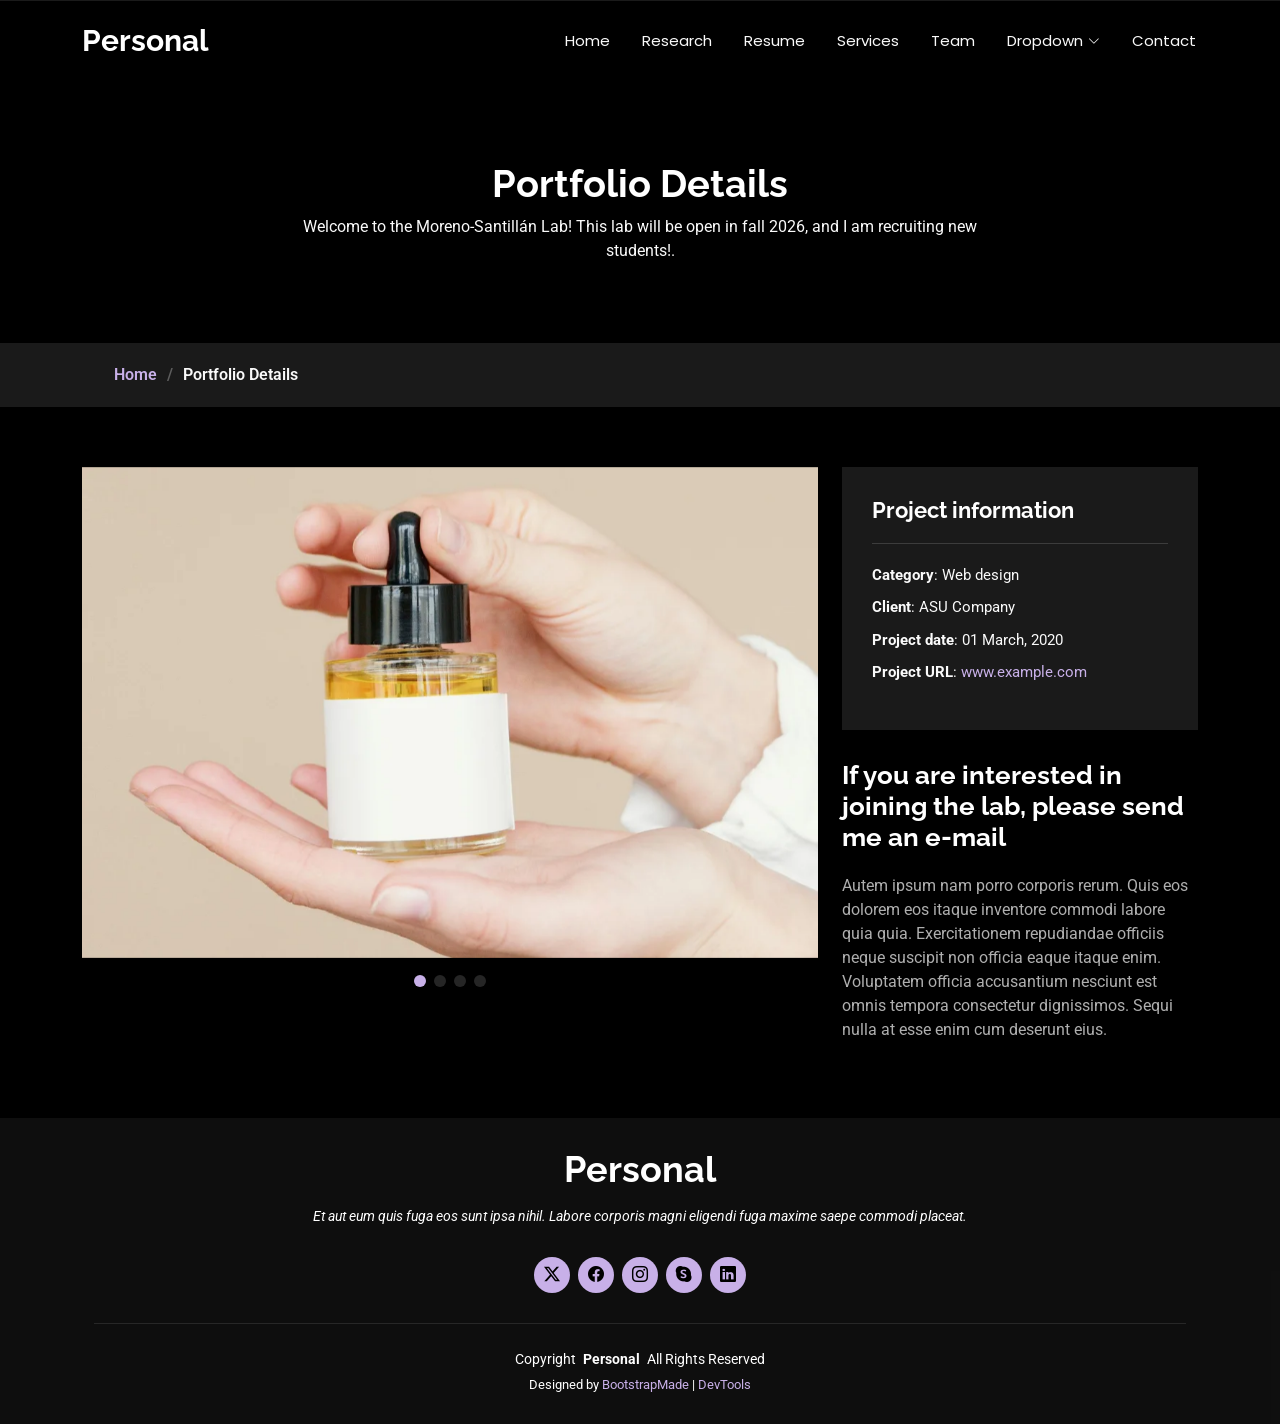
<file: team.html>
<!DOCTYPE html>
<html lang="en">

<head>
  <meta charset="utf-8">
  <meta content="width=device-width, initial-scale=1.0" name="viewport">
  <title>Team - Personal Bootstrap Template</title>
  <meta name="description" content="">
  <meta name="keywords" content="">

  <!-- Favicons -->
  <link href="assets/img/favicon.png" rel="icon">
  <link href="assets/img/apple-touch-icon.png" rel="apple-touch-icon">

  <!-- Fonts -->
  <link href="https://fonts.googleapis.com" rel="preconnect">
  <link href="https://fonts.gstatic.com" rel="preconnect" crossorigin>
  <link href="https://fonts.googleapis.com/css2?family=Roboto:ital,wght@0,100;0,300;0,400;0,500;0,700;0,900;1,100;1,300;1,400;1,500;1,700;1,900&family=Poppins:ital,wght@0,100;0,200;0,300;0,400;0,500;0,600;0,700;0,800;0,900;1,100;1,200;1,300;1,400;1,500;1,600;1,700;1,800;1,900&family=Raleway:ital,wght@0,100;0,200;0,300;0,400;0,500;0,600;0,700;0,800;0,900;1,100;1,200;1,300;1,400;1,500;1,600;1,700;1,800;1,900&display=swap" rel="stylesheet">

  <!-- Vendor CSS Files -->
  <link href="assets/vendor/bootstrap/css/bootstrap.min.css" rel="stylesheet">
  <link href="assets/vendor/bootstrap-icons/bootstrap-icons.css" rel="stylesheet">
  <link href="assets/vendor/aos/aos.css" rel="stylesheet">
  <link href="assets/vendor/swiper/swiper-bundle.min.css" rel="stylesheet">
  <link href="assets/vendor/glightbox/css/glightbox.min.css" rel="stylesheet">

  <!-- Main CSS File -->
  <link href="assets/css/main.css" rel="stylesheet">

  <!-- =======================================================
  * Template Name: Personal
  * Template URL: https://bootstrapmade.com/personal-free-resume-bootstrap-template/
  * Updated: Mar 05 2025 with Bootstrap v5.3.3
  * Author: BootstrapMade.com
  * License: https://bootstrapmade.com/license/
  ======================================================== -->
</head>

<body class="team">

  <header id="header" class="header d-flex align-items-center fixed-top">
    <div class="container-fluid container-xl position-relative d-flex align-items-center justify-content-between">

      <a href="index.html" class="logo d-flex align-items-center">
        <!-- Uncomment the line below if you also wish to use an image logo -->
        <!-- <img src="assets/img/logo.webp" alt=""> -->
        <h1 class="sitename">Personal</h1>
      </a>

      <nav id="navmenu" class="navmenu">
        <ul>
          <li><a href="index.html">Home</a></li>
          <li><a href="research.html">Research</a></li>
          <li><a href="resume.html">Resume</a></li>
          <li><a href="services.html">Services</a></li>
          <li><a href="team.html">Team</a></li>
          <li class="dropdown"><a href="#"><span>Dropdown</span> <i class="bi bi-chevron-down toggle-dropdown"></i></a>
            <ul>
              <li><a href="#">Dropdown 1</a></li>
              <li class="dropdown"><a href="#"><span>Deep Dropdown</span> <i class="bi bi-chevron-down toggle-dropdown"></i></a>
                <ul>
                  <li><a href="#">Deep Dropdown 1</a></li>
                  <li><a href="#">Deep Dropdown 2</a></li>
                  <li><a href="#">Deep Dropdown 3</a></li>
                  <li><a href="#">Deep Dropdown 4</a></li>
                  <li><a href="#">Deep Dropdown 5</a></li>
                </ul>
              </li>
              <li><a href="#">Dropdown 2</a></li>
              <li><a href="#">Dropdown 3</a></li>
              <li><a href="#">Dropdown 4</a></li>
            </ul>
          </li>
          <li><a href="contact.html">Contact</a></li>
        </ul>
        <i class="mobile-nav-toggle d-xl-none bi bi-list"></i>
      </nav>

    </div>
  </header>

  <main class="main">

    <!-- Page Title -->
    <div class="page-title" data-aos="fade">
      <div class="heading">
        <div class="container">
          <div class="row d-flex justify-content-center text-center">
            <div class="col-lg-8">
              <h1>Portfolio Details</h1>
              <p class="mb-0">Welcome to the Moreno-Santillán Lab! This lab will be open in fall 2026, and I am recruiting new students!.</p>
            </div>
          </div>
        </div>
      </div>
      <nav class="breadcrumbs">
        <div class="container">
          <ol>
            <li><a href="index.html">Home</a></li>
            <li class="current">Portfolio Details</li>
          </ol>
        </div>
      </nav>
    </div><!-- End Page Title -->

    <!-- Portfolio Details Section -->
    <section id="portfolio-details" class="portfolio-details section">

      <div class="container" data-aos="fade-up" data-aos-delay="100">

        <div class="row gy-4">

          <div class="col-lg-8">
            <div class="portfolio-details-slider swiper init-swiper">

              <script type="application/json" class="swiper-config">
                {
                  "loop": true,
                  "speed": 600,
                  "autoplay": {
                    "delay": 5000
                  },
                  "slidesPerView": "auto",
                  "pagination": {
                    "el": ".swiper-pagination",
                    "type": "bullets",
                    "clickable": true
                  }
                }
              </script>

              <div class="swiper-wrapper align-items-center">

                <div class="swiper-slide">
                  <img src="assets/img/portfolio/portfolio-1.webp" alt="">
                </div>

                <div class="swiper-slide">
                  <img src="assets/img/portfolio/portfolio-10.webp" alt="">
                </div>

                <div class="swiper-slide">
                  <img src="assets/img/portfolio/portfolio-7.webp" alt="">
                </div>

                <div class="swiper-slide">
                  <img src="assets/img/portfolio/portfolio-4.webp" alt="">
                </div>

              </div>
              <div class="swiper-pagination"></div>
            </div>
          </div>

          <div class="col-lg-4">
            <div class="portfolio-info" data-aos="fade-up" data-aos-delay="200">
              <h3>Project information</h3>
              <ul>
                <li><strong>Category</strong>: Web design</li>
                <li><strong>Client</strong>: ASU Company</li>
                <li><strong>Project date</strong>: 01 March, 2020</li>
                <li><strong>Project URL</strong>: <a href="#">www.example.com</a></li>
              </ul>
            </div>
            <div class="portfolio-description" data-aos="fade-up" data-aos-delay="300">
              <h2> If you are interested in joining the lab, please send me an e-mail</h2>
              <p>
                Autem ipsum nam porro corporis rerum. Quis eos dolorem eos itaque inventore commodi labore quia quia. Exercitationem repudiandae officiis neque suscipit non officia eaque itaque enim. Voluptatem officia accusantium nesciunt est omnis tempora consectetur dignissimos. Sequi nulla at esse enim cum deserunt eius.
              </p>
            </div>
          </div>

        </div>

      </div>

    </section><!-- /Portfolio Details Section -->

  </main>

  <footer id="footer" class="footer dark-background">
    <div class="container">
      <h3 class="sitename">Personal</h3>
      <p>Et aut eum quis fuga eos sunt ipsa nihil. Labore corporis magni eligendi fuga maxime saepe commodi placeat.</p>
      <div class="social-links d-flex justify-content-center">
        <a href=""><i class="bi bi-twitter-x"></i></a>
        <a href=""><i class="bi bi-facebook"></i></a>
        <a href=""><i class="bi bi-instagram"></i></a>
        <a href=""><i class="bi bi-skype"></i></a>
        <a href=""><i class="bi bi-linkedin"></i></a>
      </div>
      <div class="container">
        <div class="copyright">
          <span>Copyright</span> <strong class="px-1 sitename">Personal</strong> <span>All Rights Reserved</span>
        </div>
        <div class="credits">
          <!-- All the links in the footer should remain intact. -->
          <!-- You can delete the links only if you've purchased the pro version. -->
          <!-- Licensing information: https://bootstrapmade.com/license/ -->
          <!-- Purchase the pro version with working PHP/AJAX contact form: [buy-url] -->
          Designed by <a href="https://bootstrapmade.com/">BootstrapMade</a> | <a href="https://bootstrapmade.com/tools/">DevTools</a>
        </div>
      </div>
    </div>
  </footer>

  <!-- Scroll Top -->
  <a href="#" id="scroll-top" class="scroll-top d-flex align-items-center justify-content-center"><i class="bi bi-arrow-up-short"></i></a>

  <!-- Preloader -->
  <div id="preloader"></div>

  <!-- Vendor JS Files -->
  <script src="assets/vendor/bootstrap/js/bootstrap.bundle.min.js"></script>
  <script src="assets/vendor/php-email-form/validate.js"></script>
  <script src="assets/vendor/aos/aos.js"></script>
  <script src="assets/vendor/typed.js/typed.umd.js"></script>
  <script src="assets/vendor/purecounter/purecounter_vanilla.js"></script>
  <script src="assets/vendor/waypoints/noframework.waypoints.js"></script>
  <script src="assets/vendor/swiper/swiper-bundle.min.js"></script>
  <script src="assets/vendor/glightbox/js/glightbox.min.js"></script>
  <script src="assets/vendor/imagesloaded/imagesloaded.pkgd.min.js"></script>
  <script src="assets/vendor/isotope-layout/isotope.pkgd.min.js"></script>

  <!-- Main JS File -->
  <script src="assets/js/main.js"></script>

</body>

</html>
</file>
<file: assets/css/main.css>
/**
* Template Name: Personal
* Template URL: https://bootstrapmade.com/personal-free-resume-bootstrap-template/
* Updated: Mar 05 2025 with Bootstrap v5.3.3
* Author: BootstrapMade.com
* License: https://bootstrapmade.com/license/
*/

/*--------------------------------------------------------------
# Font & Color Variables
# Help: https://bootstrapmade.com/color-system/
--------------------------------------------------------------*/
/* Fonts */
:root {
  --default-font: "Roboto",  system-ui, -apple-system, "Segoe UI", Roboto, "Helvetica Neue", Arial, "Noto Sans", "Liberation Sans", sans-serif, "Apple Color Emoji", "Segoe UI Emoji", "Segoe UI Symbol", "Noto Color Emoji";
  --heading-font: "Raleway",  sans-serif;
  --nav-font: "Poppins",  sans-serif;
}

/* Global Colors - The following color variables are used throughout the website. Updating them here will change the color scheme of the entire website */
:root { 
  --background-color: #000000; /* Background color for the entire website, including individual sections */
  --default-color: #fafafa; /* Default color used for the majority of the text content across the entire website */
  --heading-color: #ffffff; /* Color for headings, subheadings and title throughout the website */
  --accent-color: #C8B0E8; /* Accent color that represents your brand on the website. It's used for buttons, links, and other elements that need to stand out */
  --surface-color: #1a1a1a; /* The surface color is used as a background of boxed elements within sections, such as cards, icon boxes, or other elements that require a visual separation from the global background. */
  --contrast-color: #000000; /* Contrast color for text, ensuring readability against backgrounds of accent, heading, or default colors. */
}

/* Nav Menu Colors - The following color variables are used specifically for the navigation menu. They are separate from the global colors to allow for more customization options */
:root {
  --nav-color: #fafafa;  /* The default color of the main navmenu links */
  --nav-hover-color: #D4CAE0; /* Applied to main navmenu links when they are hovered over or active */
  --nav-mobile-background-color: #1a1a1a; /* Used as the background color for mobile navigation menu */
  --nav-dropdown-background-color: #1a1a1a; /* Used as the background color for dropdown items that appear when hovering over primary navigation items */
  --nav-dropdown-color: #fafafa; /* Used for navigation links of the dropdown items in the navigation menu. */
  --nav-dropdown-hover-color: #D4CAE0; /* Similar to --nav-hover-color, this color is applied to dropdown navigation links when they are hovered over. */
}

/* Color Presets - These classes override global colors when applied to any section or element, providing reuse of the sam color scheme. */

.light-background {
  --background-color: #1a1a1a;
  --surface-color: #343434;
}

.dark-background {
  --background-color: rgba(15, 15, 15, 0.975);
  --default-color: #ffffff;
  --heading-color: #ffffff;
  --surface-color: #292929f9;
  --contrast-color: #000000;
}

/* Smooth scroll */
:root {
  scroll-behavior: smooth;
}

/*--------------------------------------------------------------
# General Styling & Shared Classes
--------------------------------------------------------------*/
body {
  color: var(--default-color);
  background-color: var(--background-color);
  font-family: var(--default-font);
}

a {
  color: var(--accent-color);
  text-decoration: none;
  transition: 0.3s;
}

a:hover {
  color: color-mix(in srgb, var(--accent-color), transparent 25%);
  text-decoration: none;
}

h1,
h2,
h3,
h4,
h5,
h6 {
  color: var(--heading-color);
  font-family: var(--heading-font);
}

/* PHP Email Form Messages
------------------------------*/
.php-email-form .error-message {
  display: none;
  background: #df1529;
  color: #ffffff;
  text-align: left;
  padding: 15px;
  margin-bottom: 24px;
  font-weight: 600;
}

.php-email-form .sent-message {
  display: none;
  color: #ffffff;
  background: #059652;
  text-align: center;
  padding: 15px;
  margin-bottom: 24px;
  font-weight: 600;
}

.php-email-form .loading {
  display: none;
  background: var(--surface-color);
  text-align: center;
  padding: 15px;
  margin-bottom: 24px;
}

.php-email-form .loading:before {
  content: "";
  display: inline-block;
  border-radius: 50%;
  width: 24px;
  height: 24px;
  margin: 0 10px -6px 0;
  border: 3px solid var(--accent-color);
  border-top-color: var(--surface-color);
  animation: php-email-form-loading 1s linear infinite;
}

@keyframes php-email-form-loading {
  0% {
    transform: rotate(0deg);
  }

  100% {
    transform: rotate(360deg);
  }
}

/*--------------------------------------------------------------
# Global Header
--------------------------------------------------------------*/
.header {
  --background-color: rgba(0, 0, 0, 0);
  color: var(--default-color);
  background-color: var(--background-color);
  padding: 15px 0;
  transition: all 0.5s;
  z-index: 997;
}

.header .logo {
  line-height: 1;
}

.header .logo img {
  max-height: 32px;
  margin-right: 8px;
}

.header .logo h1 {
  font-size: 30px;
  margin: 0;
  font-weight: 700;
  color: var(--heading-color);
}

.scrolled .header {
  box-shadow: 0px 0 18px rgba(0, 0, 0, 0.1);
}

/* Global Header on Scroll
------------------------------*/
.scrolled .header {
  --background-color: rgba(0, 0, 0, 0.8);
}

/*--------------------------------------------------------------
# Navigation Menu
--------------------------------------------------------------*/
/* Desktop Navigation */
@media (min-width: 1200px) {
  .navmenu {
    padding: 0;
  }

  .navmenu ul {
    margin: 0;
    padding: 0;
    display: flex;
    list-style: none;
    align-items: center;
  }

  .navmenu li {
    position: relative;
  }

  .navmenu>ul>li {
    white-space: nowrap;
    padding: 15px 14px;
  }

  .navmenu>ul>li:last-child {
    padding-right: 0;
  }

  .navmenu a,
  .navmenu a:focus {
    color: var(--nav-color);
    font-size: 15px;
    padding: 0 2px;
    font-family: var(--nav-font);
    font-weight: 400;
    display: flex;
    align-items: center;
    justify-content: space-between;
    white-space: nowrap;
    transition: 0.3s;
    position: relative;
  }

  .navmenu a i,
  .navmenu a:focus i {
    font-size: 12px;
    line-height: 0;
    margin-left: 5px;
    transition: 0.3s;
  }

  .navmenu>ul>li>a:before {
    content: "";
    position: absolute;
    height: 2px;
    bottom: -6px;
    left: 0;
    background-color: var(--nav-hover-color);
    visibility: hidden;
    width: 0px;
    transition: all 0.3s ease-in-out 0s;
  }

  .navmenu a:hover:before,
  .navmenu li:hover>a:before,
  .navmenu .active:before {
    visibility: visible;
    width: 25px;
  }

  .navmenu li:hover>a,
  .navmenu .active,
  .navmenu .active:focus {
    color: var(--nav-hover-color);
  }

  .navmenu .dropdown ul {
    margin: 0;
    padding: 10px 0;
    background: var(--nav-dropdown-background-color);
    display: block;
    position: absolute;
    visibility: hidden;
    left: 14px;
    top: 130%;
    opacity: 0;
    transition: 0.3s;
    border-radius: 4px;
    z-index: 99;
    box-shadow: 0px 0px 30px rgba(0, 0, 0, 0.1);
  }

  .navmenu .dropdown ul li {
    min-width: 200px;
  }

  .navmenu .dropdown ul a {
    padding: 10px 20px;
    font-size: 15px;
    text-transform: none;
    color: var(--nav-dropdown-color);
  }

  .navmenu .dropdown ul a i {
    font-size: 12px;
  }

  .navmenu .dropdown ul a:hover,
  .navmenu .dropdown ul .active:hover,
  .navmenu .dropdown ul li:hover>a {
    color: var(--nav-dropdown-hover-color);
  }

  .navmenu .dropdown:hover>ul {
    opacity: 1;
    top: 100%;
    visibility: visible;
  }

  .navmenu .dropdown .dropdown ul {
    top: 0;
    left: -90%;
    visibility: hidden;
  }

  .navmenu .dropdown .dropdown:hover>ul {
    opacity: 1;
    top: 0;
    left: -100%;
    visibility: visible;
  }
}

/* Mobile Navigation */
@media (max-width: 1199px) {
  .mobile-nav-toggle {
    color: var(--nav-color);
    font-size: 28px;
    line-height: 0;
    margin-right: 10px;
    cursor: pointer;
    transition: color 0.3s;
  }

  .navmenu {
    padding: 0;
    z-index: 9997;
  }

  .navmenu ul {
    display: none;
    list-style: none;
    position: absolute;
    inset: 60px 20px 20px 20px;
    padding: 10px 0;
    margin: 0;
    border-radius: 6px;
    background-color: var(--nav-mobile-background-color);
    border: 1px solid color-mix(in srgb, var(--default-color), transparent 90%);
    box-shadow: none;
    overflow-y: auto;
    transition: 0.3s;
    z-index: 9998;
  }

  .navmenu a,
  .navmenu a:focus {
    color: var(--nav-dropdown-color);
    padding: 10px 20px;
    font-family: var(--nav-font);
    font-size: 17px;
    font-weight: 500;
    display: flex;
    align-items: center;
    justify-content: space-between;
    white-space: nowrap;
    transition: 0.3s;
  }

  .navmenu a i,
  .navmenu a:focus i {
    font-size: 12px;
    line-height: 0;
    margin-left: 5px;
    width: 30px;
    height: 30px;
    display: flex;
    align-items: center;
    justify-content: center;
    border-radius: 50%;
    transition: 0.3s;
    background-color: color-mix(in srgb, var(--accent-color), transparent 90%);
  }

  .navmenu a i:hover,
  .navmenu a:focus i:hover {
    background-color: var(--accent-color);
    color: var(--contrast-color);
  }

  .navmenu a:hover,
  .navmenu .active,
  .navmenu .active:focus {
    color: var(--nav-dropdown-hover-color);
  }

  .navmenu .active i,
  .navmenu .active:focus i {
    background-color: var(--accent-color);
    color: var(--contrast-color);
    transform: rotate(180deg);
  }

  .navmenu .dropdown ul {
    position: static;
    display: none;
    z-index: 99;
    padding: 10px 0;
    margin: 10px 20px;
    background-color: var(--nav-dropdown-background-color);
    transition: all 0.5s ease-in-out;
  }

  .navmenu .dropdown ul ul {
    background-color: rgba(33, 37, 41, 0.1);
  }

  .navmenu .dropdown>.dropdown-active {
    display: block;
    background-color: rgba(33, 37, 41, 0.03);
  }

  .mobile-nav-active {
    overflow: hidden;
  }

  .mobile-nav-active .mobile-nav-toggle {
    color: #fff;
    position: absolute;
    font-size: 32px;
    top: 15px;
    right: 15px;
    margin-right: 0;
    z-index: 9999;
  }

  .mobile-nav-active .navmenu {
    position: fixed;
    overflow: hidden;
    inset: 0;
    background: rgba(33, 37, 41, 0.8);
    transition: 0.3s;
  }

  .mobile-nav-active .navmenu>ul {
    display: block;
  }
}

/*--------------------------------------------------------------
# Global Footer
--------------------------------------------------------------*/
.footer {
  color: var(--default-color);
  background-color: var(--background-color);
  font-size: 14px;
  text-align: center;
  padding: 30px 0;
  position: relative;
}

.footer h3 {
  font-size: 36px;
  font-weight: 700;
  position: relative;
  padding: 0;
  margin: 0 0 15px 0;
}

.footer p {
  font-size: 15;
  font-style: italic;
  padding: 0;
  margin: 0 0 30px 0;
}

.footer .social-links {
  margin: 0 0 30px 0;
}

.footer .social-links a {
  font-size: 16px;
  display: flex;
  align-items: center;
  justify-content: center;
  background: var(--accent-color);
  color: var(--contrast-color);
  line-height: 1;
  margin: 0 4px;
  border-radius: 50%;
  text-align: center;
  width: 36px;
  height: 36px;
  transition: 0.3s;
}

.footer .social-links a:hover {
  background: color-mix(in srgb, var(--accent-color), transparent 20%);
  text-decoration: none;
}

.footer .copyright {
  padding-top: 25px;
  border-top: 1px solid color-mix(in srgb, var(--default-color), transparent 90%);
}

.footer .credits {
  font-size: 13px;
  padding-top: 5px;
}

/*--------------------------------------------------------------
# Preloader
--------------------------------------------------------------*/
#preloader {
  position: fixed;
  inset: 0;
  z-index: 999999;
  overflow: hidden;
  background: var(--background-color);
  transition: all 0.6s ease-out;
}

#preloader:before {
  content: "";
  position: fixed;
  top: calc(50% - 30px);
  left: calc(50% - 30px);
  border: 6px solid #ffffff;
  border-color: var(--accent-color) transparent var(--accent-color) transparent;
  border-radius: 50%;
  width: 60px;
  height: 60px;
  animation: animate-preloader 1.5s linear infinite;
}

@keyframes animate-preloader {
  0% {
    transform: rotate(0deg);
  }

  100% {
    transform: rotate(360deg);
  }
}

/*--------------------------------------------------------------
# Scroll Top Button
--------------------------------------------------------------*/
.scroll-top {
  position: fixed;
  visibility: hidden;
  opacity: 0;
  right: 15px;
  bottom: -15px;
  z-index: 99999;
  background-color: var(--accent-color);
  width: 44px;
  height: 44px;
  border-radius: 50px;
  transition: all 0.4s;
}

.scroll-top i {
  font-size: 24px;
  color: var(--contrast-color);
  line-height: 0;
}

.scroll-top:hover {
  background-color: color-mix(in srgb, var(--accent-color), transparent 20%);
  color: var(--contrast-color);
}

.scroll-top.active {
  visibility: visible;
  opacity: 1;
  bottom: 15px;
}

/*--------------------------------------------------------------
# Disable aos animation delay on mobile devices
--------------------------------------------------------------*/
@media screen and (max-width: 768px) {
  [data-aos-delay] {
    transition-delay: 0 !important;
  }
}

/*--------------------------------------------------------------
# Global Page Titles & Breadcrumbs
--------------------------------------------------------------*/
.page-title {
  color: var(--default-color);
  background-color: var(--background-color);
  position: relative;
}

.page-title .heading {
  padding: 160px 0 80px 0;
  border-top: 1px solid color-mix(in srgb, var(--default-color), transparent 90%);
}

.page-title .heading h1 {
  font-size: 38px;
  font-weight: 700;
}

.page-title nav {
  background-color: color-mix(in srgb, var(--default-color), transparent 90%);
  padding: 20px 0;
}

.page-title nav ol {
  display: flex;
  flex-wrap: wrap;
  list-style: none;
  margin: 0;
  font-size: 16px;
  font-weight: 600;
}

.page-title nav ol li+li {
  padding-left: 10px;
}

.page-title nav ol li+li::before {
  content: "/";
  display: inline-block;
  padding-right: 10px;
  color: color-mix(in srgb, var(--default-color), transparent 70%);
}

/*--------------------------------------------------------------
# Global Sections
--------------------------------------------------------------*/
section,
.section {
  color: var(--default-color);
  background-color: var(--background-color);
  padding: 60px 0;
  scroll-margin-top: 100px;
  overflow: clip;
}

@media (max-width: 1199px) {

  section,
  .section {
    scroll-margin-top: 66px;
  }
}

/*--------------------------------------------------------------
# Global Section Titles
--------------------------------------------------------------*/
.section-title {
  padding-bottom: 60px;
  position: relative;
}

.section-title h2 {
  font-size: 14px;
  font-weight: 500;
  padding: 0;
  line-height: 1px;
  margin: 0;
  letter-spacing: 1.5px;
  text-transform: uppercase;
  color: color-mix(in srgb, var(--default-color), transparent 50%);
  position: relative;
}

.section-title h2::after {
  content: "";
  width: 120px;
  height: 1px;
  display: inline-block;
  background: var(--accent-color);
  margin: 4px 10px;
}

.section-title div {
  color: var(--heading-color);
  margin: 0;
  margin: 0;
  font-size: 28px;
  font-weight: 700;
  text-transform: uppercase;
  font-family: var(--heading-font);
}

/*--------------------------------------------------------------
# Hero Section
--------------------------------------------------------------*/
.hero {
  width: 100%;
  min-height: 100vh;
  position: relative;
  padding: 80px 0;
  display: flex;
  align-items: center;
  justify-content: center;
}

.hero img {
  position: absolute;
  inset: 0;
  display: block;
  width: 100%;
  height: 100%;
  object-fit: cover;
  z-index: 1;
}

.hero .container {
  position: relative;
  z-index: 3;
}

.hero h2 {
  margin: 0;
  font-size: 64px;
  font-weight: 700;
}

.hero p {
  margin: 5px 0 0 0;
  font-size: 26px;
}

.hero p span {
  letter-spacing: 1px;
  border-bottom: 2px solid var(--accent-color);
}

.hero .social-links {
  margin-top: 25px;
}

.hero .social-links a {
  background-color: color-mix(in srgb, var(--default-color), transparent 90%);
  color: var(--default-color);
  font-size: 14px;
  width: 40px;
  height: 40px;
  border-radius: 50px;
  display: inline-flex;
  align-items: center;
  justify-content: center;
  margin-right: 20px;
  transition: 0.3s;
}

.hero .social-links a:hover {
  background-color: var(--accent-color);
}

@media (max-width: 768px) {
  .hero h2 {
    font-size: 32px;
  }

  .hero p {
    font-size: 20px;
  }
}

/*--------------------------------------------------------------
# About Section
--------------------------------------------------------------*/
.about .content h2 {
  font-weight: 700;
  font-size: 24px;
}

.about .content ul {
  list-style: none;
  padding: 0;
}

.about .content ul li {
  margin-bottom: 20px;
  display: flex;
  align-items: center;
}

.about .content ul strong {
  margin-right: 10px;
}

.about .content ul i {
  font-size: 16px;
  margin-right: 5px;
  color: var(--accent-color);
  line-height: 0;
}

/*--------------------------------------------------------------
# Stats Section
--------------------------------------------------------------*/
.stats i {
  background-color: var(--surface-color);
  color: var(--accent-color);
  box-shadow: 0px 2px 25px rgba(0, 0, 0, 0.1);
  width: 54px;
  height: 54px;
  font-size: 24px;
  border-radius: 50px;
  border: 2px solid var(--background-color);
  display: inline-flex;
  align-items: center;
  justify-content: center;
  position: relative;
  z-index: 1;
}

.stats .stats-item {
  background-color: var(--surface-color);
  margin-top: -27px;
  padding: 30px 30px 25px 30px;
  width: 100%;
  position: relative;
  text-align: center;
  box-shadow: 0px 2px 35px rgba(0, 0, 0, 0.1);
  border-radius: 4px;
  z-index: 0;
}

.stats .stats-item span {
  font-size: 36px;
  display: block;
  font-weight: 700;
  color: color-mix(in srgb, var(--default-color), transparent 20%);
}

.stats .stats-item p {
  padding: 0;
  margin: 0;
  font-family: var(--heading-font);
  font-size: 16px;
}

/*--------------------------------------------------------------
# Skills Section
--------------------------------------------------------------*/
.skills .progress {
  height: 60px;
  display: block;
  background: none;
  border-radius: 0;
}

.skills .progress .skill {
  color: var(--heading-color);
  padding: 0;
  margin: 0 0 6px 0;
  text-transform: uppercase;
  display: block;
  font-weight: 600;
  font-family: var(--heading-font);
}

.skills .progress .skill .val {
  float: right;
  font-style: normal;
}

.skills .progress-bar-wrap {
  background: color-mix(in srgb, var(--default-color), transparent 90%);
  height: 10px;
}

.skills .progress-bar {
  width: 1px;
  height: 10px;
  transition: 0.9s;
  background-color: var(--accent-color);
}

/*--------------------------------------------------------------
# Interests Section
--------------------------------------------------------------*/
.interests .features-item {
  background-color: var(--surface-color);
  display: flex;
  align-items: center;
  padding: 20px;
  transition: 0.3s;
  border: 1px solid color-mix(in srgb, var(--default-color), transparent 90%);
  position: relative;
}

.interests .features-item i {
  font-size: 32px;
  padding-right: 10px;
  line-height: 0;
}

.interests .features-item h3 {
  font-weight: 700;
  margin: 0;
  padding: 0;
  line-height: 1;
  font-size: 16px;
}

.interests .features-item h3 a {
  color: var(--heading-color);
  transition: 0.3s;
}

.interests .features-item:hover {
  border-color: var(--accent-color);
}

.interests .features-item:hover h3 a {
  color: var(--accent-color);
}

/*--------------------------------------------------------------
# Testimonials Section
--------------------------------------------------------------*/
.testimonials .testimonials-carousel,
.testimonials .testimonials-slider {
  overflow: hidden;
}

.testimonials .testimonial-item {
  box-sizing: content-box;
  min-height: 320px;
}

.testimonials .testimonial-item .testimonial-img {
  width: 90px;
  border-radius: 50%;
  margin: -40px 0 0 40px;
  position: relative;
  z-index: 2;
  border: 6px solid var(--background-color);
}

.testimonials .testimonial-item h3 {
  font-size: 18px;
  font-weight: bold;
  margin: 10px 0 5px 45px;
}

.testimonials .testimonial-item h4 {
  font-size: 14px;
  color: color-mix(in srgb, var(--default-color), transparent 20%);
  margin: 0 0 0 45px;
}

.testimonials .testimonial-item .quote-icon-left,
.testimonials .testimonial-item .quote-icon-right {
  color: color-mix(in srgb, var(--accent-color), transparent 50%);
  font-size: 26px;
  line-height: 0;
}

.testimonials .testimonial-item .quote-icon-left {
  display: inline-block;
  left: -5px;
  position: relative;
}

.testimonials .testimonial-item .quote-icon-right {
  display: inline-block;
  right: -5px;
  position: relative;
  top: 10px;
  transform: scale(-1, -1);
}

.testimonials .testimonial-item p {
  font-style: italic;
  margin: 0 15px 0 15px;
  padding: 20px 20px 60px 20px;
  background: var(--surface-color);
  border-radius: 6px;
  position: relative;
  z-index: 1;
}

.testimonials .swiper-wrapper {
  height: auto;
}

.testimonials .swiper-pagination {
  margin-top: 20px;
  position: relative;
}

.testimonials .swiper-pagination .swiper-pagination-bullet {
  width: 12px;
  height: 12px;
  background-color: var(--background-color);
  opacity: 1;
  border: 1px solid var(--accent-color);
}

.testimonials .swiper-pagination .swiper-pagination-bullet-active {
  background-color: var(--accent-color);
}

/*--------------------------------------------------------------
# Resume Section
--------------------------------------------------------------*/
.resume .resume-title {
  color: var(--heading-color);
  font-size: 26px;
  font-weight: 700;
  margin-top: 20px;
  margin-bottom: 20px;
}

.resume .resume-item {
  padding: 0 0 20px 20px;
  margin-top: -2px;
  border-left: 2px solid var(--accent-color);
  position: relative;
}

.resume .resume-item h4 {
  line-height: 18px;
  font-size: 18px;
  font-weight: 600;
  text-transform: uppercase;
  color: color-mix(in srgb, var(--default-color), transparent 20%);
  margin-bottom: 10px;
}

.resume .resume-item h5 {
  font-size: 16px;
  padding: 5px 15px;
  display: inline-block;
  font-weight: 600;
  margin-bottom: 10px;
}

.resume .resume-item ul {
  padding-left: 20px;
}

.resume .resume-item ul li {
  padding-bottom: 10px;
}

.resume .resume-item:last-child {
  padding-bottom: 0;
}

.resume .resume-item::before {
  content: "";
  position: absolute;
  width: 16px;
  height: 16px;
  border-radius: 50px;
  left: -9px;
  top: 0;
  background: var(--background-color);
  border: 2px solid var(--accent-color);
}

/*--------------------------------------------------------------
# Services Section
--------------------------------------------------------------*/
.services .service-item {
  background-color: var(--surface-color);
  text-align: center;
  padding: 80px 20px;
  transition: all ease-in-out 0.3s;
  height: 100%;
}

.services .service-item .icon {
  margin: 0 auto;
  width: 64px;
  height: 64px;
  background: var(--accent-color);
  border-radius: 4px;
  display: flex;
  align-items: center;
  justify-content: center;
  margin-bottom: 20px;
  transition: 0.3s;
  transform-style: preserve-3d;
}

.services .service-item .icon i {
  color: var(--contrast-color);
  font-size: 28px;
  transition: ease-in-out 0.3s;
}

.services .service-item .icon::before {
  position: absolute;
  content: "";
  left: -8px;
  top: -8px;
  height: 100%;
  width: 100%;
  background: color-mix(in srgb, var(--accent-color), transparent 80%);
  border-radius: 5px;
  transition: all 0.3s ease-out 0s;
  transform: translateZ(-1px);
}

.services .service-item h3 {
  font-weight: 700;
  margin: 10px 0 15px 0;
  font-size: 22px;
}

.services .service-item p {
  line-height: 24px;
  font-size: 14px;
  margin-bottom: 0;
}

.services .service-item:hover {
  background: var(--accent-color);
  border-color: var(--accent-color);
}

.services .service-item:hover .icon {
  background: var(--surface-color);
}

.services .service-item:hover .icon i {
  color: var(--accent-color);
}

.services .service-item:hover .icon::before {
  background: color-mix(in srgb, var(--background-color), transparent 70%);
}

.services .service-item:hover h3,
.services .service-item:hover p {
  color: var(--contrast-color);
}

/*--------------------------------------------------------------
# Service Details Section
--------------------------------------------------------------*/
.service-details .services-list {
  background-color: var(--surface-color);
  padding: 10px 30px;
  border: 1px solid color-mix(in srgb, var(--default-color), transparent 90%);
  margin-bottom: 20px;
}

.service-details .services-list a {
  display: block;
  line-height: 1;
  padding: 8px 0 8px 15px;
  border-left: 3px solid color-mix(in srgb, var(--default-color), transparent 70%);
  margin: 20px 0;
  color: color-mix(in srgb, var(--default-color), transparent 20%);
  transition: 0.3s;
}

.service-details .services-list a.active {
  color: var(--heading-color);
  font-weight: 700;
  border-color: var(--accent-color);
}

.service-details .services-list a:hover {
  border-color: var(--accent-color);
}

.service-details .services-img {
  margin-bottom: 20px;
}

.service-details h3 {
  font-size: 26px;
  font-weight: 700;
}

.service-details h4 {
  font-size: 20px;
  font-weight: 700;
}

.service-details p {
  font-size: 15px;
}

.service-details ul {
  list-style: none;
  padding: 0;
  font-size: 15px;
}

.service-details ul li {
  padding: 5px 0;
  display: flex;
  align-items: center;
}

.service-details ul i {
  font-size: 20px;
  margin-right: 8px;
  color: var(--accent-color);
}

/*--------------------------------------------------------------
# Portfolio Section
--------------------------------------------------------------*/
.portfolio .portfolio-filters {
  padding: 0;
  margin: 0 auto 20px auto;
  list-style: none;
  text-align: center;
}

.portfolio .portfolio-filters li {
  cursor: pointer;
  display: inline-block;
  padding: 0;
  font-size: 18px;
  font-weight: 500;
  margin: 0 10px;
  line-height: 1;
  margin-bottom: 5px;
  transition: all 0.3s ease-in-out;
}

.portfolio .portfolio-filters li:hover,
.portfolio .portfolio-filters li.filter-active {
  color: var(--accent-color);
}

.portfolio .portfolio-filters li:first-child {
  margin-left: 0;
}

.portfolio .portfolio-filters li:last-child {
  margin-right: 0;
}

@media (max-width: 575px) {
  .portfolio .portfolio-filters li {
    font-size: 14px;
    margin: 0 5px;
  }
}

.portfolio .portfolio-content {
  position: relative;
  overflow: hidden;
}

.portfolio .portfolio-content img {
  transition: 0.3s;
}

.portfolio .portfolio-content .portfolio-info {
  opacity: 0;
  position: absolute;
  inset: 0;
  z-index: 3;
  transition: all ease-in-out 0.3s;
  background: rgba(0, 0, 0, 0.6);
  padding: 15px;
}

.portfolio .portfolio-content .portfolio-info h4 {
  font-size: 14px;
  padding: 5px 10px;
  font-weight: 400;
  color: #ffffff;
  display: inline-block;
  background-color: var(--accent-color);
}

.portfolio .portfolio-content .portfolio-info p {
  position: absolute;
  bottom: 10px;
  text-align: center;
  display: inline-block;
  left: 0;
  right: 0;
  font-size: 16px;
  font-weight: 600;
  color: rgba(255, 255, 255, 0.8);
}

.portfolio .portfolio-content .portfolio-info .preview-link,
.portfolio .portfolio-content .portfolio-info .details-link {
  position: absolute;
  left: calc(50% - 40px);
  font-size: 26px;
  top: calc(50% - 14px);
  color: #fff;
  transition: 0.3s;
  line-height: 1.2;
}

.portfolio .portfolio-content .portfolio-info .preview-link:hover,
.portfolio .portfolio-content .portfolio-info .details-link:hover {
  color: var(--accent-color);
}

.portfolio .portfolio-content .portfolio-info .details-link {
  left: 50%;
  font-size: 34px;
  line-height: 0;
}

.portfolio .portfolio-content:hover .portfolio-info {
  opacity: 1;
}

.portfolio .portfolio-content:hover img {
  transform: scale(1.1);
}

/*--------------------------------------------------------------
# Portfolio Details Section
--------------------------------------------------------------*/
.portfolio-details .portfolio-details-slider img {
  width: 100%;
}

.portfolio-details .portfolio-details-slider .swiper-pagination {
  margin-top: 20px;
  position: relative;
}

.portfolio-details .portfolio-details-slider .swiper-pagination .swiper-pagination-bullet {
  width: 12px;
  height: 12px;
  background-color: color-mix(in srgb, var(--default-color), transparent 85%);
  opacity: 1;
}

.portfolio-details .portfolio-details-slider .swiper-pagination .swiper-pagination-bullet-active {
  background-color: var(--accent-color);
}

.portfolio-details .portfolio-info {
  background-color: var(--surface-color);
  padding: 30px;
  box-shadow: 0px 0 30px rgba(0, 0, 0, 0.1);
}

.portfolio-details .portfolio-info h3 {
  font-size: 22px;
  font-weight: 700;
  margin-bottom: 20px;
  padding-bottom: 20px;
  border-bottom: 1px solid color-mix(in srgb, var(--default-color), transparent 85%);
}

.portfolio-details .portfolio-info ul {
  list-style: none;
  padding: 0;
  font-size: 15px;
}

.portfolio-details .portfolio-info ul li+li {
  margin-top: 10px;
}

.portfolio-details .portfolio-description {
  padding-top: 30px;
}

.portfolio-details .portfolio-description h2 {
  font-size: 26px;
  font-weight: 700;
  margin-bottom: 20px;
}

.portfolio-details .portfolio-description p {
  padding: 0;
  color: color-mix(in srgb, var(--default-color), transparent 30%);
}

/*--------------------------------------------------------------
# Starter Section Section
--------------------------------------------------------------*/
.starter-section {
  /* Add your styles here */
}

/*--------------------------------------------------------------
# Contact Section
--------------------------------------------------------------*/
.contact .info-item {
  box-shadow: 0px 0px 20px rgba(0, 0, 0, 0.1);
  padding: 20px 30px;
}

.contact .info-item .icon {
  color: var(--contrast-color);
  background-color: var(--accent-color);
  width: 56px;
  height: 56px;
  font-size: 24px;
  display: flex;
  justify-content: center;
  align-items: center;
  transition: all 0.3s ease-in-out;
  border-radius: 50%;
  margin-right: 15px;
}

.contact .info-item h3 {
  font-size: 18px;
  font-weight: 700;
  margin: 0 0 2px 0;
}

.contact .info-item p {
  padding: 0;
  margin-bottom: 0;
  font-size: 14px;
}

.contact .info-item .social-links a {
  font-size: 24px;
  display: inline-block;
  line-height: 1;
  margin: 4px 6px 0 0;
  transition: 0.3s;
  color: color-mix(in srgb, var(--default-color), transparent 50%);
}

.contact .info-item .social-links a:hover {
  color: var(--accent-color);
}

.contact .php-email-form {
  box-shadow: 0px 0px 20px rgba(0, 0, 0, 0.1);
  padding: 30px;
  margin-top: 30px;
}

@media (max-width: 575px) {
  .contact .php-email-form {
    padding: 20px;
  }
}

.contact .php-email-form input[type=text],
.contact .php-email-form input[type=email],
.contact .php-email-form textarea {
  color: var(--default-color);
  background-color: color-mix(in srgb, var(--background-color), transparent 50%);
  border-color: color-mix(in srgb, var(--default-color), transparent 80%);
  font-size: 14px;
  padding: 10px 15px;
  box-shadow: none;
  border-radius: 0;
}

.contact .php-email-form input[type=text]:focus,
.contact .php-email-form input[type=email]:focus,
.contact .php-email-form textarea:focus {
  border-color: var(--accent-color);
}

.contact .php-email-form input[type=text]::placeholder,
.contact .php-email-form input[type=email]::placeholder,
.contact .php-email-form textarea::placeholder {
  color: color-mix(in srgb, var(--default-color), transparent 70%);
}

.contact .php-email-form button[type=submit] {
  color: var(--contrast-color);
  background: var(--accent-color);
  border: 0;
  padding: 10px 30px;
  transition: 0.4s;
  border-radius: 50px;
}

.contact .php-email-form button[type=submit]:hover {
  background: color-mix(in srgb, var(--accent-color), transparent 20%);
}
</file>
